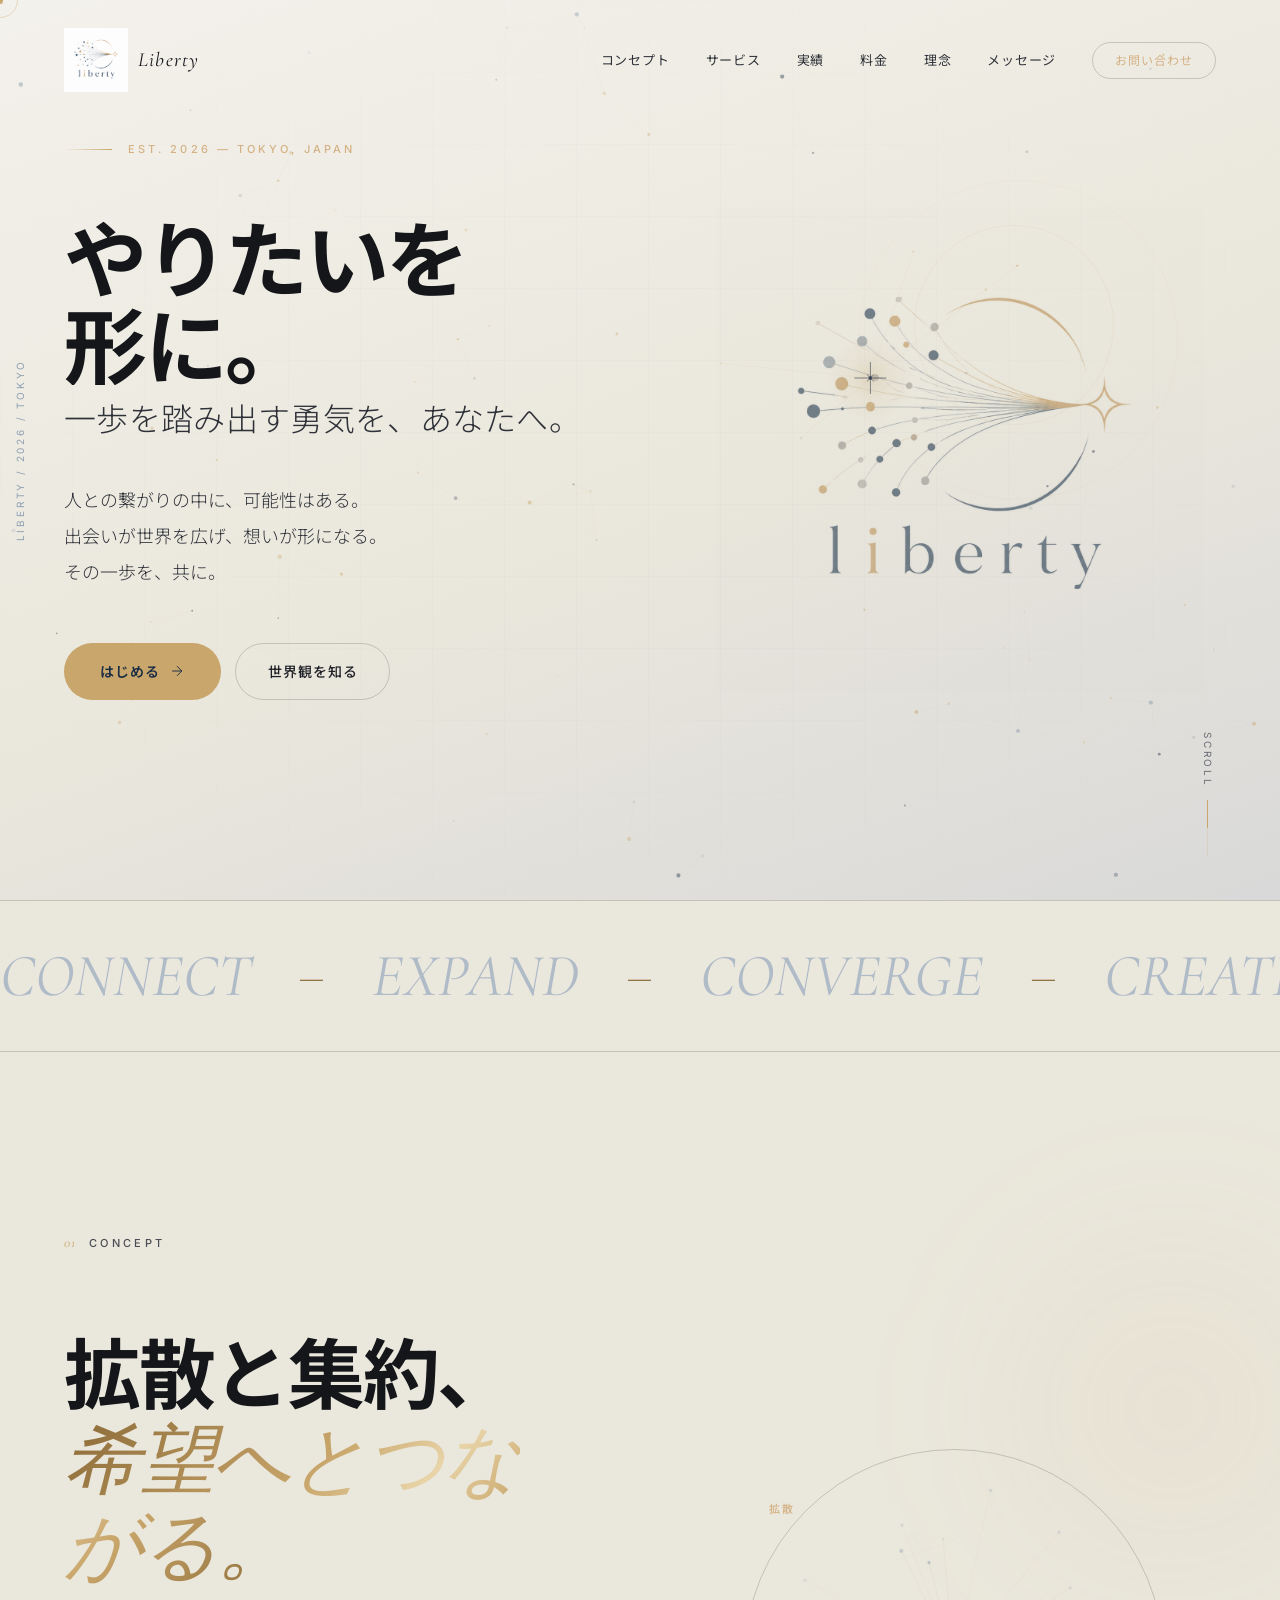
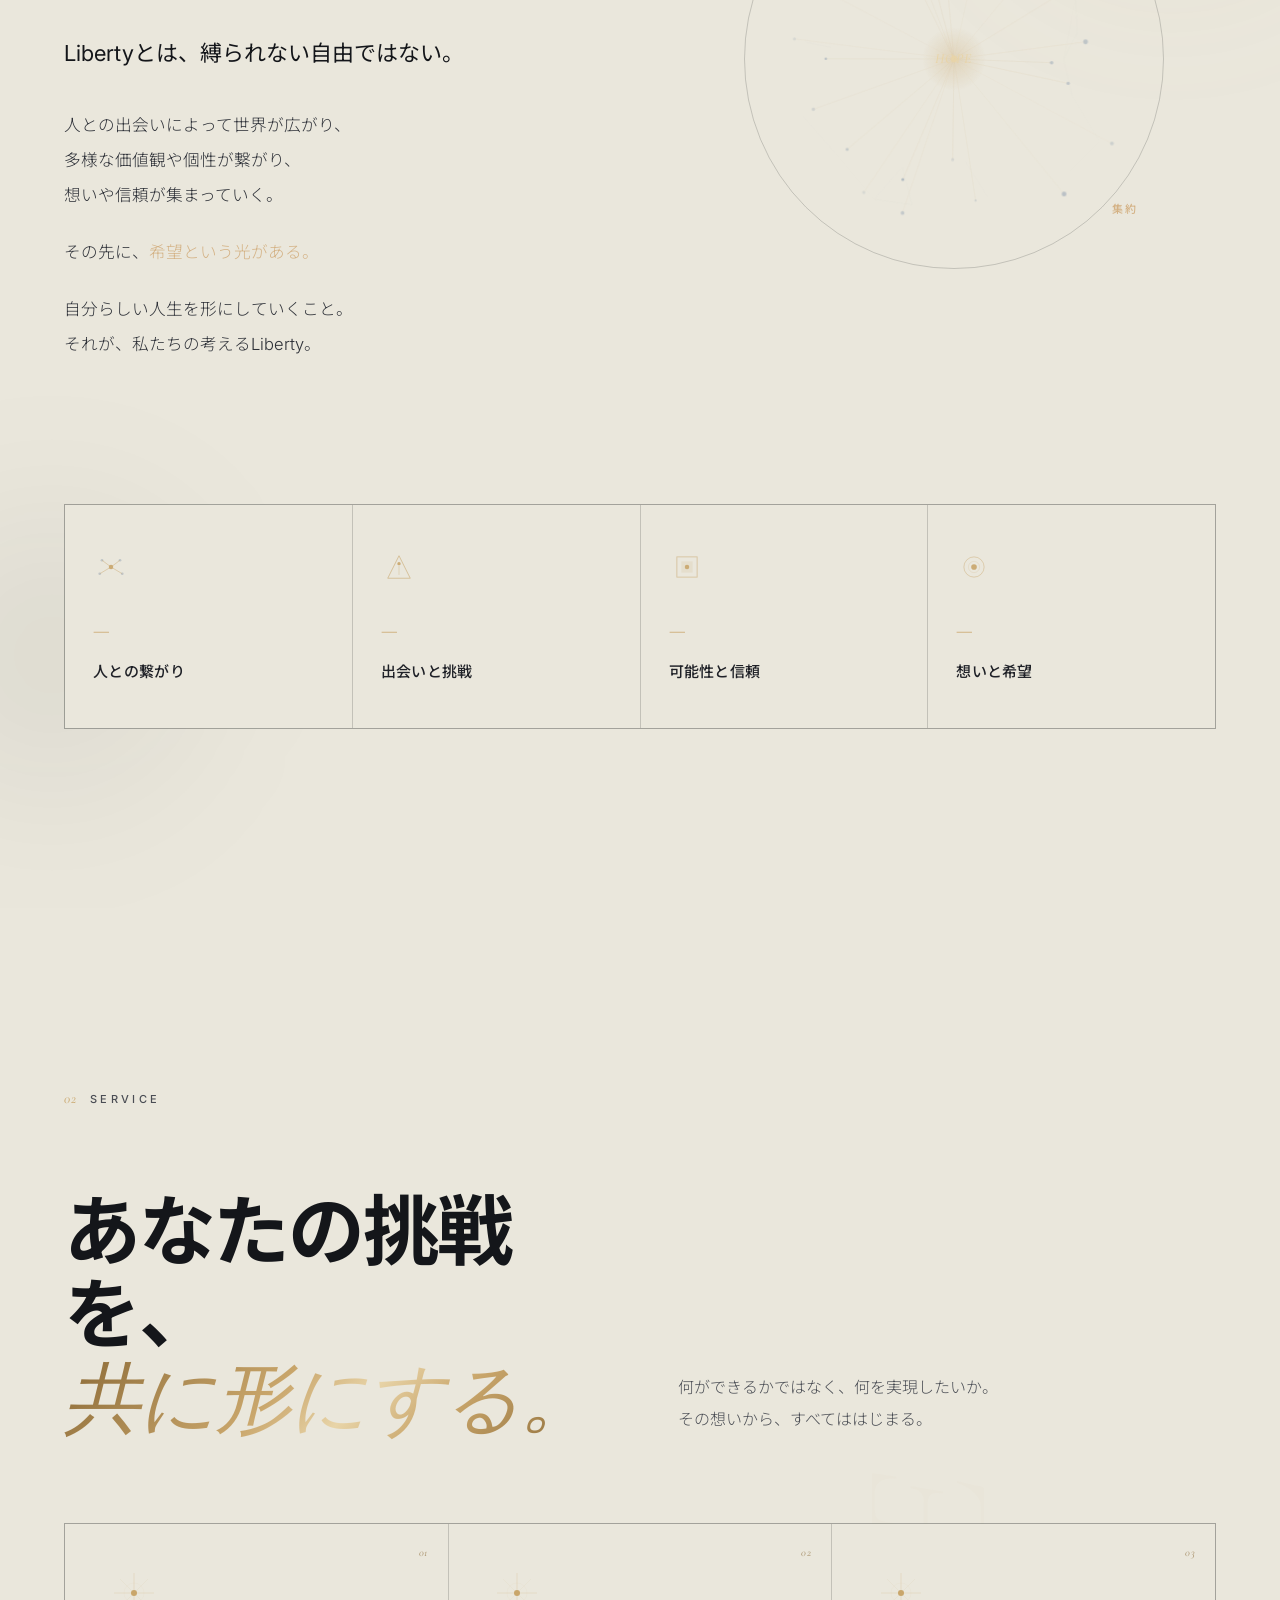
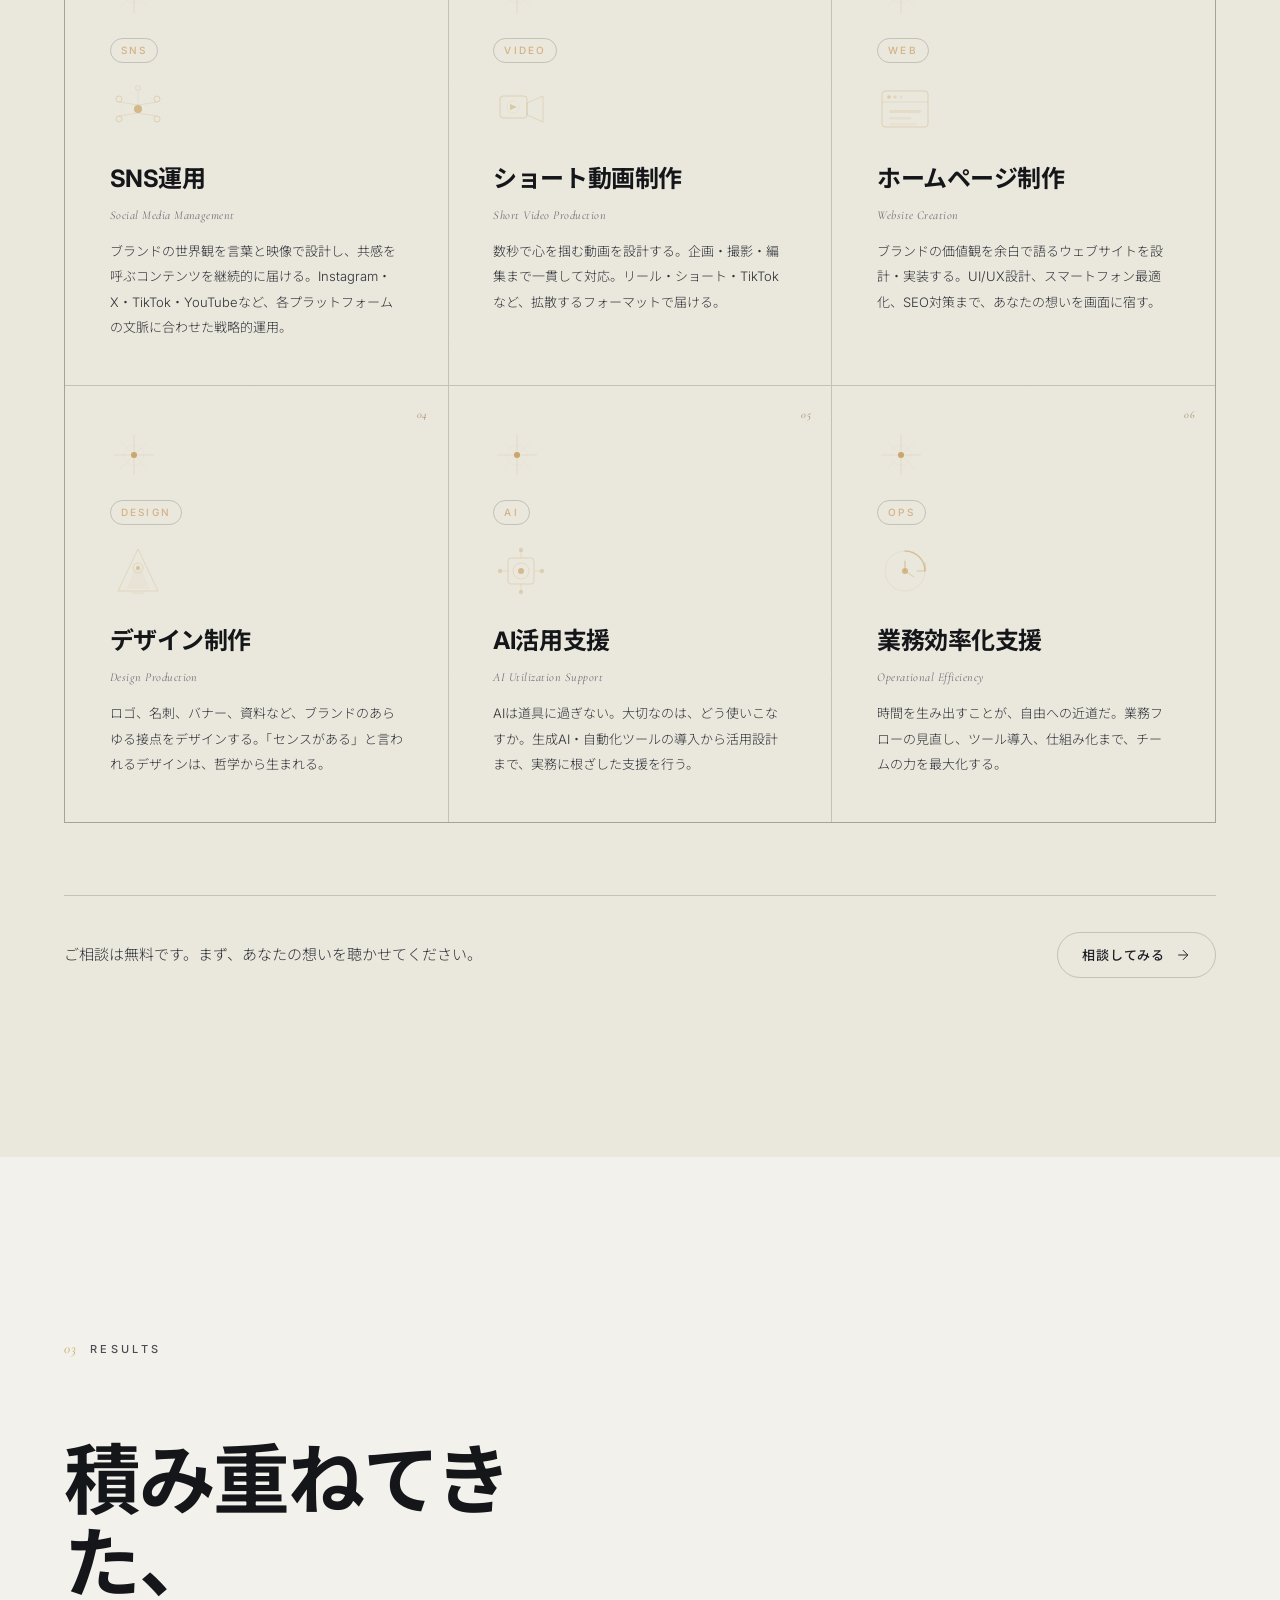
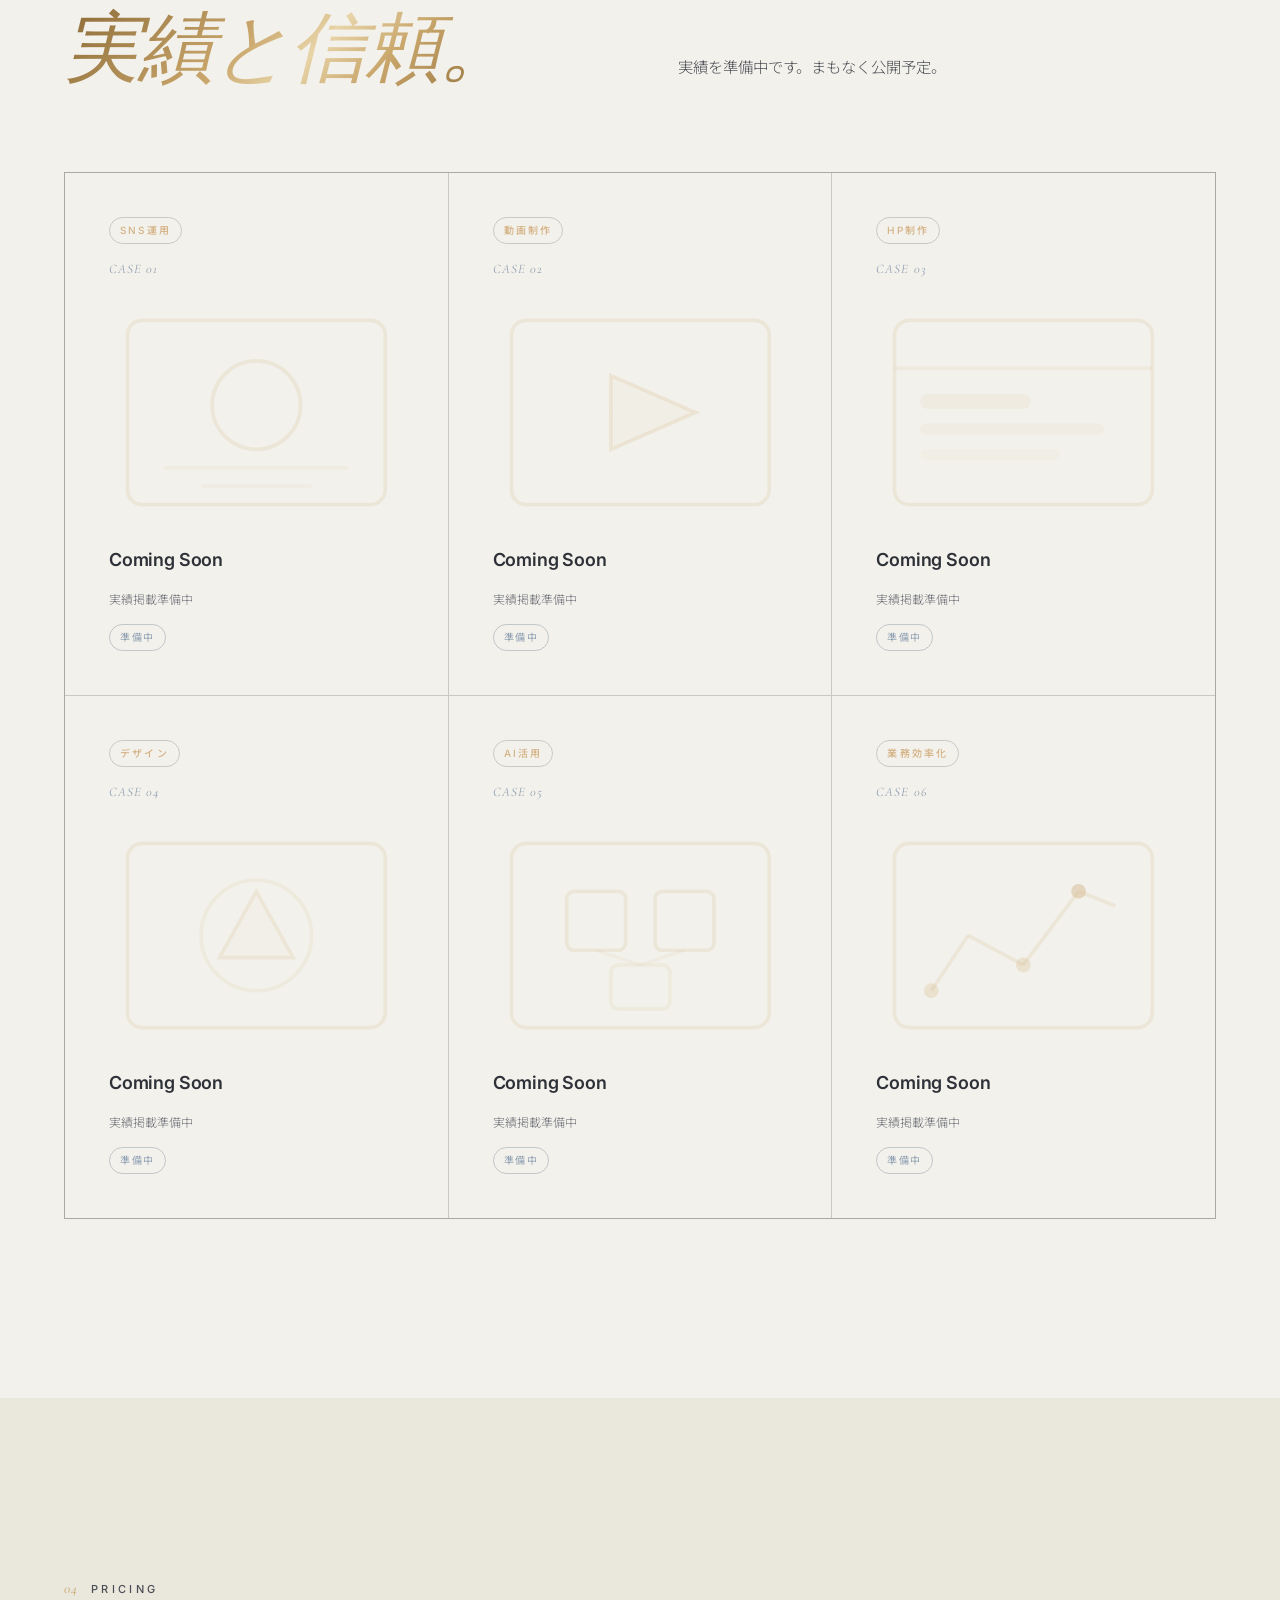
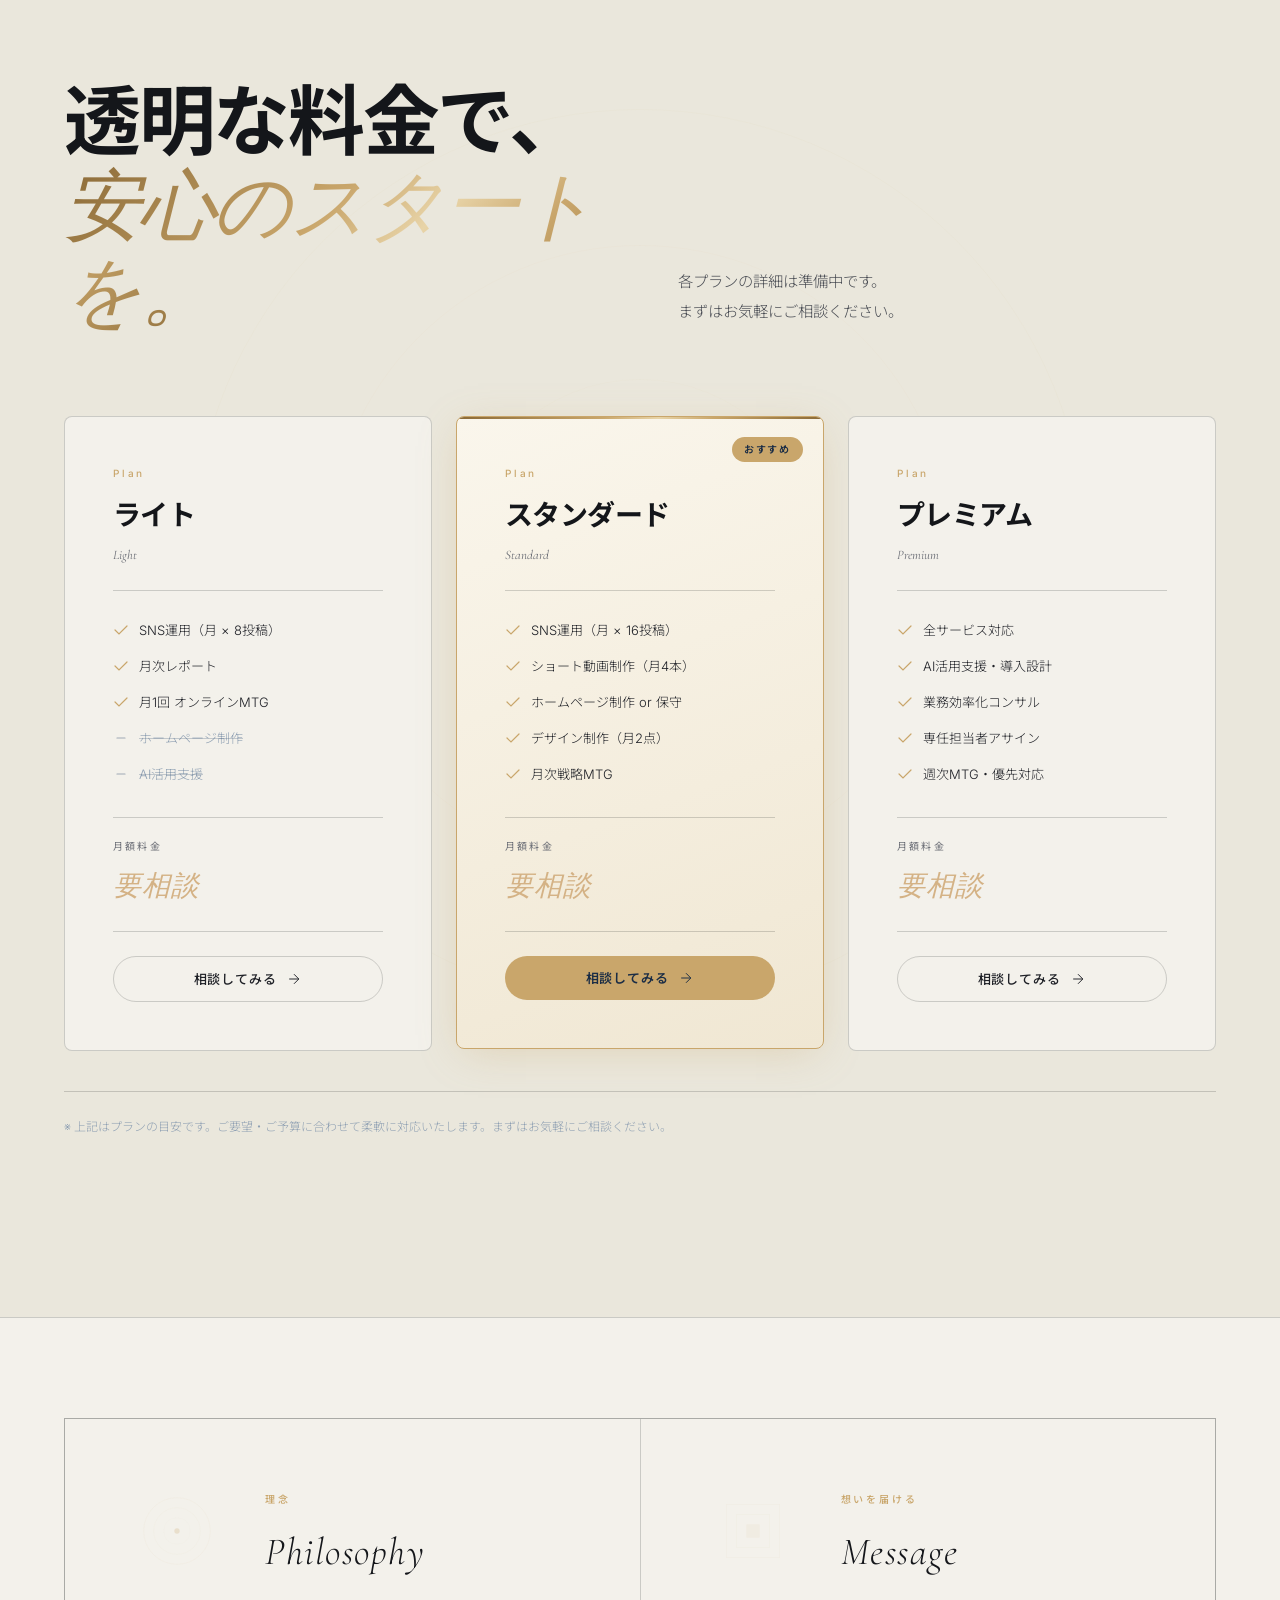
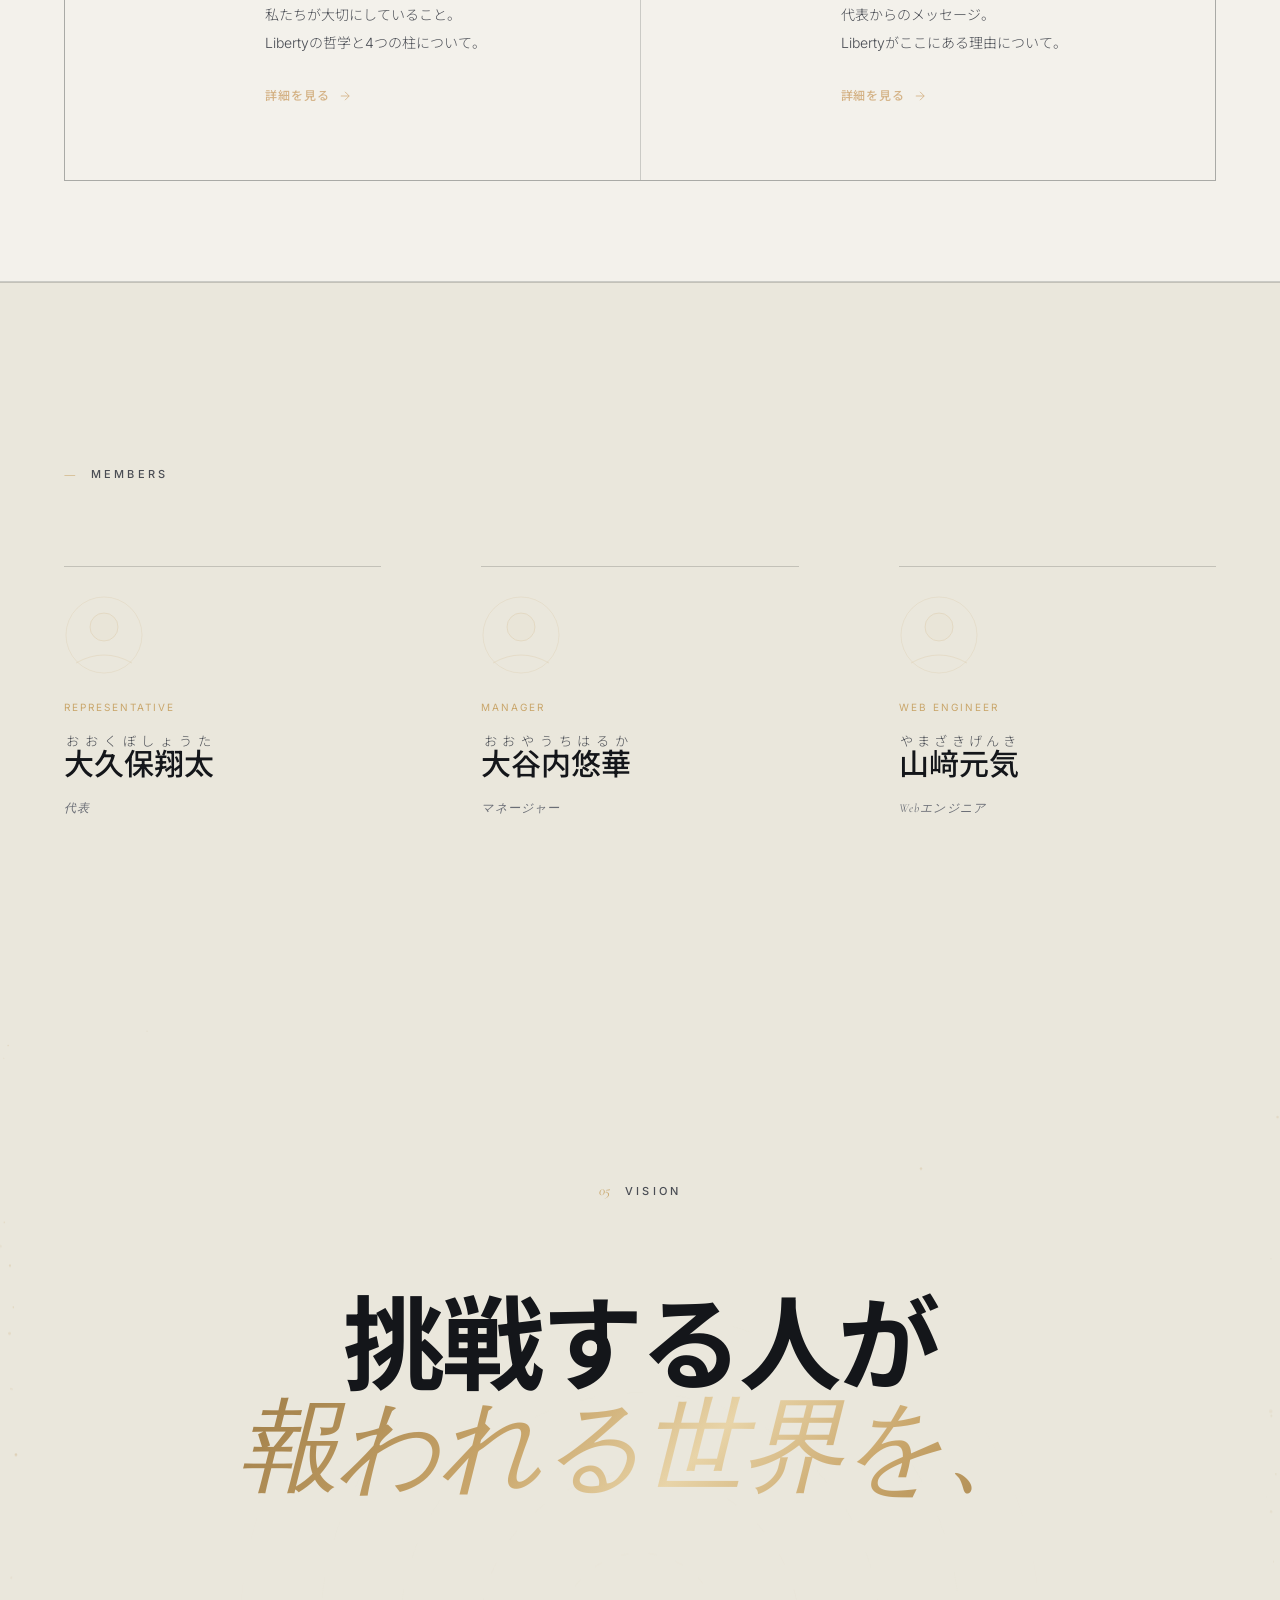
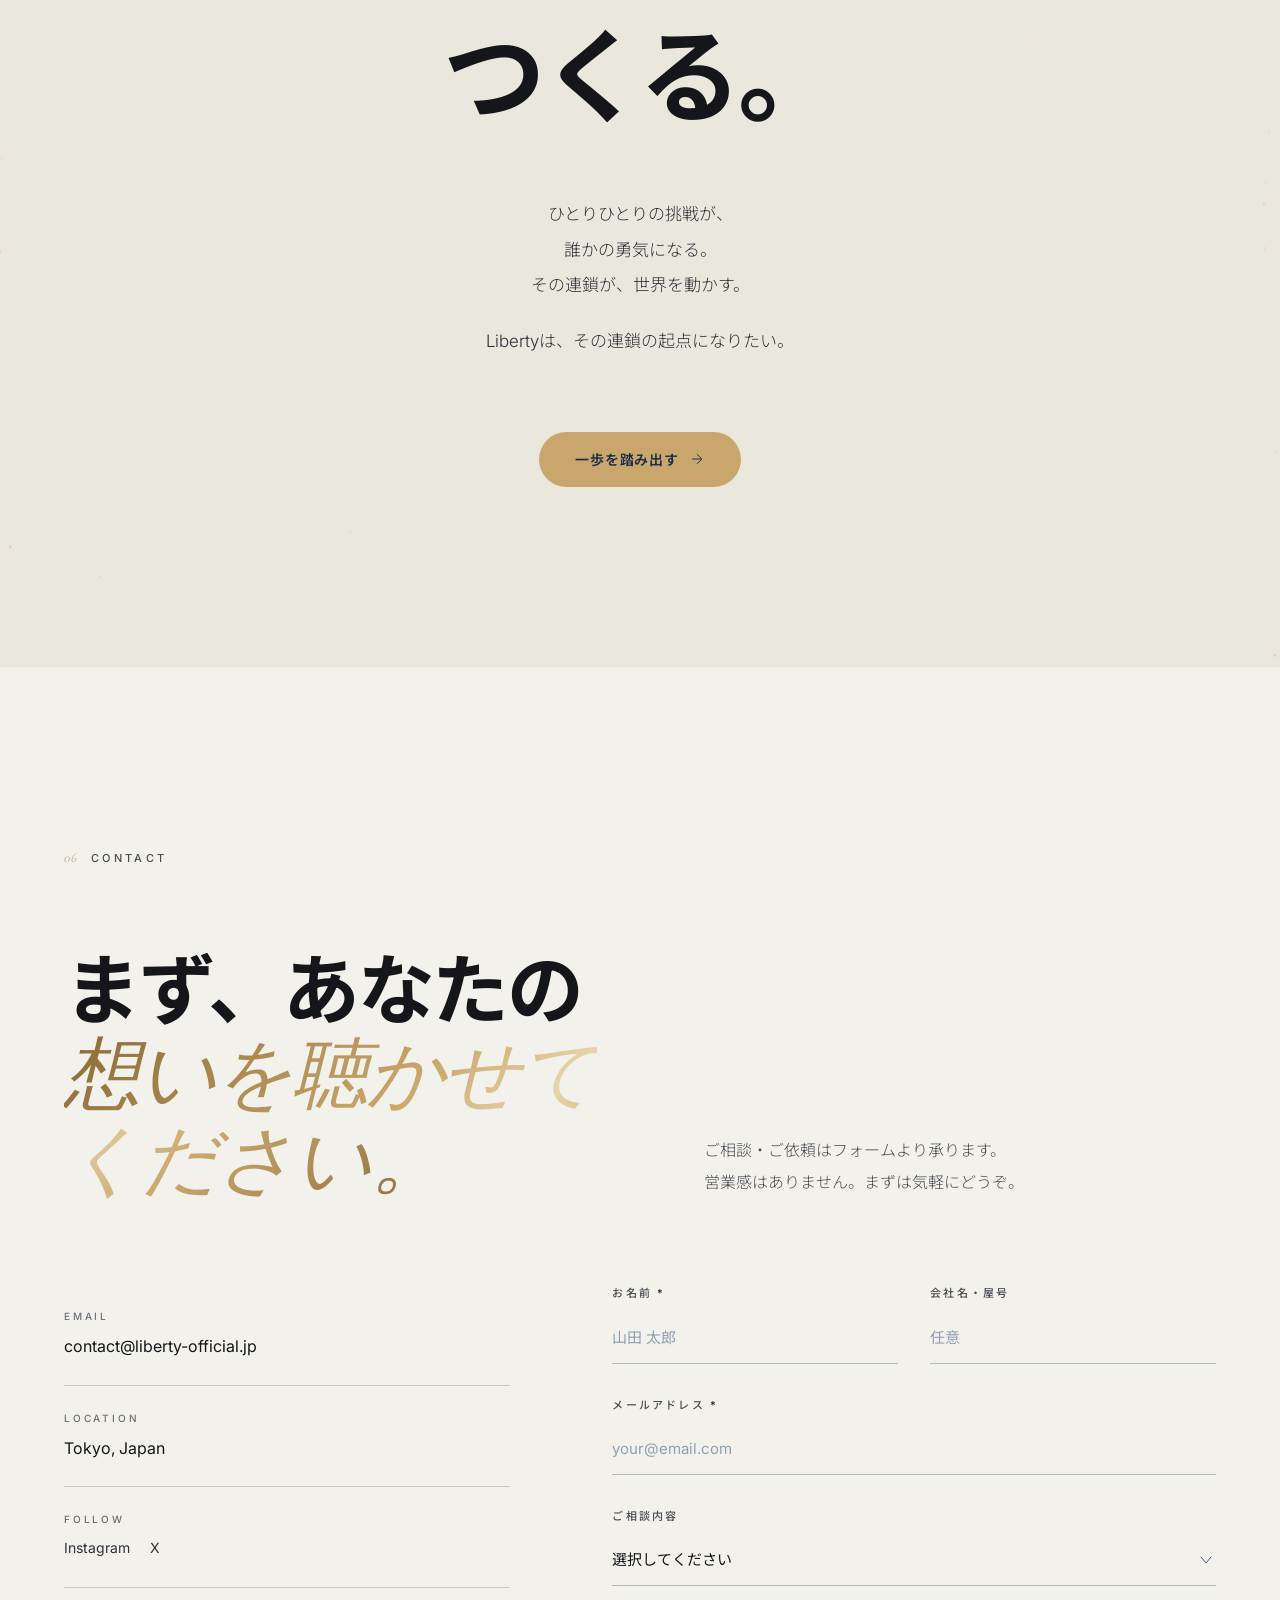
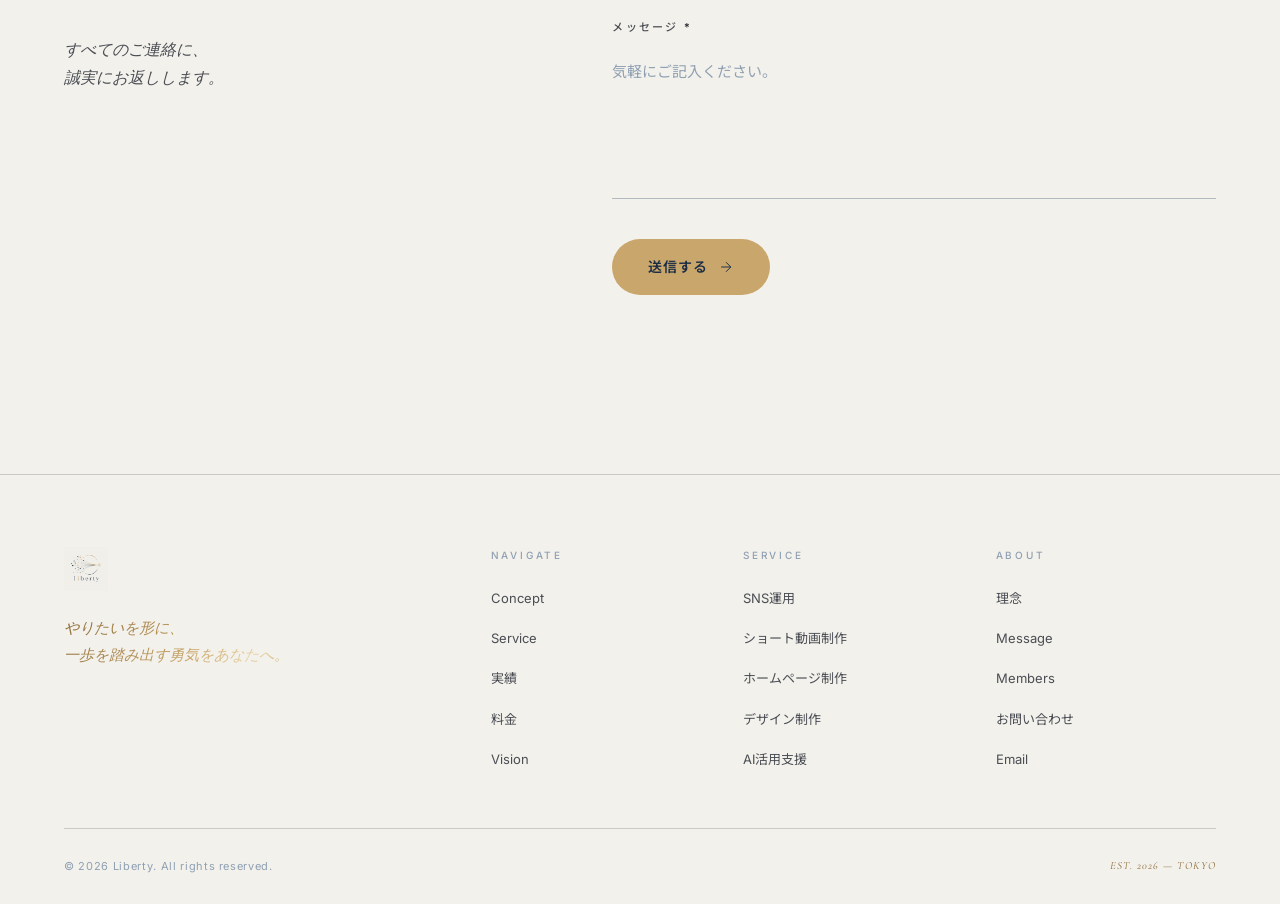
<file: index.html>
<!DOCTYPE html>
<html lang="ja">
<head>
    <meta charset="UTF-8">
    <meta name="viewport" content="width=device-width, initial-scale=1.0">
    <title>Liberty | やりたいを形に、一歩を踏み出す勇気をあなたへ</title>
    <meta name="description" content="Libertyは、人との繋がりから可能性を広げ、やりたいを形にするブランドです。SNS運用・ホームページ制作・AI活用支援など、あなたの挑戦を共に後押しします。">
    <meta name="keywords" content="Liberty, SNS運用, ホームページ制作, AI活用, デザイン制作, 業務効率化, 東京">
    <meta property="og:title" content="Liberty | やりたいを形に、一歩を踏み出す勇気をあなたへ">
    <meta property="og:description" content="人との繋がりから可能性を広げ、やりたいを形にするブランド。">
    <meta property="og:type" content="website">
    <meta name="twitter:card" content="summary_large_image">
    <link rel="preconnect" href="https://fonts.googleapis.com">
    <link rel="preconnect" href="https://fonts.gstatic.com" crossorigin>
    <link href="https://fonts.googleapis.com/css2?family=Inter:wght@300;400;500;600;700;800;900&family=Noto+Sans+JP:wght@300;400;500;700&family=Cormorant+Garamond:ital,wght@0,300;0,400;1,300;1,400&display=swap" rel="stylesheet">
    <link rel="stylesheet" href="styles.css">
</head>
<body>

    <div class="cursor" id="cursor"></div>
    <div class="cursor-follower" id="cursorFollower"></div>

    <!-- Loading screen -->
    <div class="loader" id="loader">
        <div class="loader-inner">
            <svg class="loader-logo" viewBox="0 0 60 60" fill="none">
                <circle cx="30" cy="30" r="1.5" fill="#c9a66b"/>
                <line x1="30" y1="4" x2="30" y2="56" stroke="#c9a66b" stroke-width="0.6" stroke-dasharray="52" stroke-dashoffset="52" class="loader-line-v"/>
                <line x1="4" y1="30" x2="56" y2="30" stroke="#c9a66b" stroke-width="0.6" stroke-dasharray="52" stroke-dashoffset="52" class="loader-line-h"/>
                <line x1="11.5" y1="11.5" x2="48.5" y2="48.5" stroke="#c9a66b" stroke-width="0.4" opacity="0.4" stroke-dasharray="52" stroke-dashoffset="52" class="loader-line-d1"/>
                <line x1="48.5" y1="11.5" x2="11.5" y2="48.5" stroke="#c9a66b" stroke-width="0.4" opacity="0.4" stroke-dasharray="52" stroke-dashoffset="52" class="loader-line-d2"/>
            </svg>
            <span class="loader-text">Liberty</span>
        </div>
    </div>

    <!-- Header -->
    <header class="header" id="header">
        <nav class="nav container">
            <a href="index.html#top" class="logo" aria-label="Liberty">
                <img src="%E7%94%BB%E5%83%8F.png" class="logo-icon" alt="">
                <span class="logo-text">Liberty</span>
            </a>
            <ul class="nav-menu" id="navMenu">
                <li><a href="#concept" class="nav-link">コンセプト</a></li>
                <li><a href="#service" class="nav-link">サービス</a></li>
                <li><a href="#results" class="nav-link">実績</a></li>
                <li><a href="#pricing" class="nav-link">料金</a></li>
                <li><a href="philosophy.html" class="nav-link">理念</a></li>
                <li><a href="message.html" class="nav-link">メッセージ</a></li>
                <li><a href="#contact" class="nav-link nav-link--cta">お問い合わせ</a></li>
            </ul>
            <button class="menu-toggle" id="menuToggle" aria-label="メニュー">
                <span class="toggle-bar"></span>
                <span class="toggle-bar"></span>
            </button>
        </nav>
    </header>

    <!-- ① TOP -->
    <section class="hero" id="top">
        <canvas class="hero-canvas" id="heroCanvas"></canvas>
        <div class="hero-grid-overlay"></div>
        <img src="%E7%94%BB%E5%83%8F.png" class="hero-watermark" alt="">

        <!-- Decorative rings -->
        <div class="hero-deco hero-deco--ring1" aria-hidden="true"></div>
        <div class="hero-deco hero-deco--ring2" aria-hidden="true"></div>
        <div class="hero-deco hero-deco--cross" aria-hidden="true">
            <svg viewBox="0 0 60 60" fill="none">
                <line x1="30" y1="0" x2="30" y2="60" stroke="rgba(201,166,107,0.25)" stroke-width="0.6"/>
                <line x1="0" y1="30" x2="60" y2="30" stroke="rgba(201,166,107,0.25)" stroke-width="0.6"/>
                <circle cx="30" cy="30" r="2" fill="rgba(201,166,107,0.5)"/>
            </svg>
        </div>

        <div class="container hero-content">
            <div class="hero-eyebrow reveal-up" style="--delay:0.2s">
                <span class="eyebrow-line"></span>
                <span class="eyebrow-text">EST. 2026 — TOKYO, JAPAN</span>
            </div>
            <h1 class="hero-title">
                <span class="hero-word"><span>やりたいを</span></span>
                <span class="hero-word"><span>形に。</span></span>
                <span class="hero-word hero-word--sub"><span>一歩を踏み出す勇気を、あなたへ。</span></span>
            </h1>
            <p class="hero-desc reveal-up" style="--delay:1.2s">
                人との繋がりの中に、可能性はある。<br>
                出会いが世界を広げ、想いが形になる。<br>
                その一歩を、共に。
            </p>
            <div class="hero-actions reveal-up" style="--delay:1.5s">
                <a href="#contact" class="btn btn--gold">
                    <span>はじめる</span>
                    <svg viewBox="0 0 20 20" fill="none"><line x1="4" y1="10" x2="16" y2="10" stroke="currentColor" stroke-width="1.2"/><polyline points="10 4 16 10 10 16" stroke="currentColor" stroke-width="1.2" fill="none"/></svg>
                </a>
                <a href="#concept" class="btn btn--ghost">
                    <span>世界観を知る</span>
                </a>
            </div>
        </div>
        <div class="hero-scroll-indicator">
            <span class="scroll-label">SCROLL</span>
            <div class="scroll-bar"><div class="scroll-bar-inner"></div></div>
        </div>
        <div class="hero-side-text">LIBERTY / 2026 / TOKYO</div>
    </section>

    <!-- Marquee -->
    <div class="marquee" aria-hidden="true">
        <div class="marquee-track">
            <span>CONNECT</span><span class="sep">—</span>
            <span>EXPAND</span><span class="sep">—</span>
            <span>CONVERGE</span><span class="sep">—</span>
            <span>CREATE</span><span class="sep">—</span>
            <span>TRUST</span><span class="sep">—</span>
            <span>FREEDOM</span><span class="sep">—</span>
            <span>CONNECT</span><span class="sep">—</span>
            <span>EXPAND</span><span class="sep">—</span>
            <span>CONVERGE</span><span class="sep">—</span>
            <span>CREATE</span><span class="sep">—</span>
            <span>TRUST</span><span class="sep">—</span>
            <span>FREEDOM</span><span class="sep">—</span>
        </div>
    </div>

    <!-- ② CONCEPT -->
    <section class="concept" id="concept">
        <!-- Decorative orbs -->
        <div class="orb orb--gold" style="top:10%;right:-8%;width:420px;height:420px;" aria-hidden="true"></div>
        <div class="orb orb--ink" style="bottom:5%;left:-10%;width:360px;height:360px;" aria-hidden="true"></div>

        <div class="container" style="position:relative;z-index:1;">
            <div class="section-label reveal-up">
                <span class="label-num">01</span>
                <span class="label-text">Concept</span>
            </div>
            <div class="concept-layout">
                <div class="concept-text">
                    <h2 class="section-heading reveal-up">
                        拡散と集約、<br>
                        <em>希望へとつながる。</em>
                    </h2>
                    <div class="concept-body reveal-up">
                        <p class="concept-lead">
                            Libertyとは、縛られない自由ではない。
                        </p>
                        <p>
                            人との出会いによって世界が広がり、<br>
                            多様な価値観や個性が繋がり、<br>
                            想いや信頼が集まっていく。
                        </p>
                        <p>
                            その先に、<em>希望という光がある。</em>
                        </p>
                        <p>
                            自分らしい人生を形にしていくこと。<br>
                            それが、私たちの考えるLiberty。
                        </p>
                    </div>
                </div>
                <div class="concept-visual reveal-up" style="--delay:0.3s">
                    <div class="concept-diagram">
                        <canvas id="conceptCanvas" class="concept-canvas"></canvas>
                        <div class="diagram-label diagram-label--expand">拡散</div>
                        <div class="diagram-label diagram-label--converge">集約</div>
                        <div class="diagram-label diagram-label--hope">Hope</div>
                    </div>
                </div>
            </div>
            <div class="concept-values">
                <div class="value-item reveal-up" style="--delay:0.1s">
                    <div class="value-icon">
                        <svg viewBox="0 0 32 32" fill="none">
                            <circle cx="16" cy="16" r="2" fill="#c9a66b"/>
                            <circle cx="8" cy="10" r="1.2" fill="#8fa0b3" opacity="0.5"/>
                            <circle cx="24" cy="10" r="1.2" fill="#8fa0b3" opacity="0.5"/>
                            <circle cx="6" cy="22" r="1.2" fill="#8fa0b3" opacity="0.5"/>
                            <circle cx="26" cy="22" r="1.2" fill="#8fa0b3" opacity="0.5"/>
                            <line x1="16" y1="16" x2="8" y2="10" stroke="#c9a66b" stroke-width="0.7" opacity="0.6"/>
                            <line x1="16" y1="16" x2="24" y2="10" stroke="#c9a66b" stroke-width="0.7" opacity="0.6"/>
                            <line x1="16" y1="16" x2="6" y2="22" stroke="#c9a66b" stroke-width="0.7" opacity="0.6"/>
                            <line x1="16" y1="16" x2="26" y2="22" stroke="#c9a66b" stroke-width="0.7" opacity="0.6"/>
                        </svg>
                    </div>
                    <span class="value-num">—</span>
                    <span class="value-word">人との繋がり</span>
                </div>
                <div class="value-item reveal-up" style="--delay:0.2s">
                    <div class="value-icon">
                        <svg viewBox="0 0 32 32" fill="none">
                            <path d="M16 6 L26 26 L6 26 Z" stroke="#c9a66b" stroke-width="0.8" fill="none" opacity="0.7"/>
                            <circle cx="16" cy="13" r="1.5" fill="#c9a66b"/>
                            <line x1="16" y1="15" x2="16" y2="23" stroke="#c9a66b" stroke-width="0.6" opacity="0.5"/>
                        </svg>
                    </div>
                    <span class="value-num">—</span>
                    <span class="value-word">出会いと挑戦</span>
                </div>
                <div class="value-item reveal-up" style="--delay:0.3s">
                    <div class="value-icon">
                        <svg viewBox="0 0 32 32" fill="none">
                            <rect x="7" y="7" width="18" height="18" stroke="#c9a66b" stroke-width="0.8" fill="none" opacity="0.6"/>
                            <rect x="11" y="11" width="10" height="10" fill="#c9a66b" opacity="0.15"/>
                            <circle cx="16" cy="16" r="2" fill="#c9a66b"/>
                        </svg>
                    </div>
                    <span class="value-num">—</span>
                    <span class="value-word">可能性と信頼</span>
                </div>
                <div class="value-item reveal-up" style="--delay:0.4s">
                    <div class="value-icon">
                        <svg viewBox="0 0 32 32" fill="none">
                            <circle cx="16" cy="16" r="9" stroke="#c9a66b" stroke-width="0.8" fill="none" opacity="0.5"/>
                            <circle cx="16" cy="16" r="5" stroke="#c9a66b" stroke-width="0.5" fill="none" opacity="0.3"/>
                            <circle cx="16" cy="16" r="2.5" fill="#c9a66b"/>
                        </svg>
                    </div>
                    <span class="value-num">—</span>
                    <span class="value-word">想いと希望</span>
                </div>
            </div>
        </div>
    </section>

    <!-- ③ SERVICE -->
    <section class="service" id="service">
        <div class="service-bg-num" aria-hidden="true">SERVICE</div>
        <div class="container" style="position:relative;z-index:1;">
            <div class="section-label reveal-up">
                <span class="label-num">02</span>
                <span class="label-text">Service</span>
            </div>
            <div class="service-heading-block">
                <h2 class="section-heading reveal-up">
                    あなたの挑戦を、<br>
                    <em>共に形にする。</em>
                </h2>
                <p class="service-heading-sub reveal-up">
                    何ができるかではなく、何を実現したいか。<br>
                    その想いから、すべてははじまる。
                </p>
            </div>
            <div class="svc-cards-wrap">
                <canvas class="svc-canvas-bg" id="serviceCanvas"></canvas>
                <div class="svc-grid">

                    <article class="svc-card reveal-up" data-svc-idx="0" style="--delay:0.05s">
                        <span class="svc-num-badge">01</span>
                        <div class="svc-star" aria-hidden="true">
                            <svg viewBox="0 0 48 48" fill="none">
                                <line x1="24" y1="4" x2="24" y2="44" stroke="#c9a66b" stroke-width="0.6" opacity="0.35"/>
                                <line x1="4" y1="24" x2="44" y2="24" stroke="#c9a66b" stroke-width="0.6" opacity="0.35"/>
                                <line x1="10" y1="10" x2="38" y2="38" stroke="#c9a66b" stroke-width="0.4" opacity="0.18"/>
                                <line x1="38" y1="10" x2="10" y2="38" stroke="#c9a66b" stroke-width="0.4" opacity="0.18"/>
                                <circle cx="24" cy="24" r="10" stroke="#c9a66b" stroke-width="0.4" fill="none" opacity="0.12"/>
                                <circle cx="24" cy="24" r="3" fill="#c9a66b"/>
                            </svg>
                        </div>
                        <span class="svc-category">SNS</span>
                        <div class="svc-icon" aria-hidden="true">
                            <svg viewBox="0 0 56 56" fill="none">
                                <circle cx="28" cy="28" r="4" fill="#c9a66b" opacity="0.85"/>
                                <circle cx="9"  cy="18" r="3"   stroke="#c9a66b" stroke-width="0.8" fill="none" opacity="0.5"/>
                                <circle cx="47" cy="18" r="3"   stroke="#c9a66b" stroke-width="0.8" fill="none" opacity="0.5"/>
                                <circle cx="9"  cy="38" r="3"   stroke="#c9a66b" stroke-width="0.8" fill="none" opacity="0.5"/>
                                <circle cx="47" cy="38" r="3"   stroke="#c9a66b" stroke-width="0.8" fill="none" opacity="0.5"/>
                                <circle cx="28" cy="7"  r="2.5" stroke="#c9a66b" stroke-width="0.7" fill="none" opacity="0.35"/>
                                <line x1="28" y1="32" x2="9"  y2="35" stroke="#c9a66b" stroke-width="0.6" opacity="0.4"/>
                                <line x1="28" y1="32" x2="47" y2="35" stroke="#c9a66b" stroke-width="0.6" opacity="0.4"/>
                                <line x1="28" y1="24" x2="9"  y2="21" stroke="#c9a66b" stroke-width="0.6" opacity="0.4"/>
                                <line x1="28" y1="24" x2="47" y2="21" stroke="#c9a66b" stroke-width="0.6" opacity="0.4"/>
                                <line x1="28" y1="24" x2="28" y2="10" stroke="#c9a66b" stroke-width="0.5" opacity="0.3"/>
                                <circle cx="28" cy="28" r="17" stroke="#c9a66b" stroke-width="0.35" fill="none" opacity="0.08"/>
                            </svg>
                        </div>
                        <h3 class="svc-name">SNS運用</h3>
                        <p class="svc-name-en">Social Media Management</p>
                        <p class="svc-desc">ブランドの世界観を言葉と映像で設計し、共感を呼ぶコンテンツを継続的に届ける。Instagram・X・TikTok・YouTubeなど、各プラットフォームの文脈に合わせた戦略的運用。</p>
                    </article>

                    <article class="svc-card reveal-up" data-svc-idx="1" style="--delay:0.1s">
                        <span class="svc-num-badge">02</span>
                        <div class="svc-star" aria-hidden="true">
                            <svg viewBox="0 0 48 48" fill="none">
                                <line x1="24" y1="4" x2="24" y2="44" stroke="#c9a66b" stroke-width="0.6" opacity="0.35"/>
                                <line x1="4" y1="24" x2="44" y2="24" stroke="#c9a66b" stroke-width="0.6" opacity="0.35"/>
                                <line x1="10" y1="10" x2="38" y2="38" stroke="#c9a66b" stroke-width="0.4" opacity="0.18"/>
                                <line x1="38" y1="10" x2="10" y2="38" stroke="#c9a66b" stroke-width="0.4" opacity="0.18"/>
                                <circle cx="24" cy="24" r="10" stroke="#c9a66b" stroke-width="0.4" fill="none" opacity="0.12"/>
                                <circle cx="24" cy="24" r="3" fill="#c9a66b"/>
                            </svg>
                        </div>
                        <span class="svc-category">VIDEO</span>
                        <div class="svc-icon" aria-hidden="true">
                            <svg viewBox="0 0 56 56" fill="none">
                                <rect x="7" y="15" width="27" height="22" rx="3" stroke="#c9a66b" stroke-width="0.8" opacity="0.5"/>
                                <path d="M34 22 L50 15 L50 41 L34 34 Z" stroke="#c9a66b" stroke-width="0.8" fill="none" opacity="0.4"/>
                                <circle cx="20" cy="26" r="6" stroke="#c9a66b" stroke-width="0.5" fill="none" opacity="0.2"/>
                                <polygon points="17,23 17,29 24,26" fill="#c9a66b" opacity="0.55"/>
                            </svg>
                        </div>
                        <h3 class="svc-name">ショート動画制作</h3>
                        <p class="svc-name-en">Short Video Production</p>
                        <p class="svc-desc">数秒で心を掴む動画を設計する。企画・撮影・編集まで一貫して対応。リール・ショート・TikTokなど、拡散するフォーマットで届ける。</p>
                    </article>

                    <article class="svc-card reveal-up" data-svc-idx="2" style="--delay:0.15s">
                        <span class="svc-num-badge">03</span>
                        <div class="svc-star" aria-hidden="true">
                            <svg viewBox="0 0 48 48" fill="none">
                                <line x1="24" y1="4" x2="24" y2="44" stroke="#c9a66b" stroke-width="0.6" opacity="0.35"/>
                                <line x1="4" y1="24" x2="44" y2="24" stroke="#c9a66b" stroke-width="0.6" opacity="0.35"/>
                                <line x1="10" y1="10" x2="38" y2="38" stroke="#c9a66b" stroke-width="0.4" opacity="0.18"/>
                                <line x1="38" y1="10" x2="10" y2="38" stroke="#c9a66b" stroke-width="0.4" opacity="0.18"/>
                                <circle cx="24" cy="24" r="10" stroke="#c9a66b" stroke-width="0.4" fill="none" opacity="0.12"/>
                                <circle cx="24" cy="24" r="3" fill="#c9a66b"/>
                            </svg>
                        </div>
                        <span class="svc-category">WEB</span>
                        <div class="svc-icon" aria-hidden="true">
                            <svg viewBox="0 0 56 56" fill="none">
                                <rect x="5" y="10" width="46" height="36" rx="3" stroke="#c9a66b" stroke-width="0.8" opacity="0.5"/>
                                <line x1="5" y1="21" x2="51" y2="21" stroke="#c9a66b" stroke-width="0.6" opacity="0.4"/>
                                <circle cx="12" cy="16" r="1.8" fill="#c9a66b" opacity="0.5"/>
                                <circle cx="18" cy="16" r="1.8" fill="#c9a66b" opacity="0.3"/>
                                <circle cx="24" cy="16" r="1.8" fill="#c9a66b" opacity="0.15"/>
                                <rect x="12" y="29" width="32" height="3" rx="1.5" fill="#c9a66b" opacity="0.2"/>
                                <rect x="12" y="36" width="22" height="2.5" rx="1.25" fill="#c9a66b" opacity="0.13"/>
                                <rect x="12" y="42" width="28" height="2.5" rx="1.25" fill="#c9a66b" opacity="0.09"/>
                            </svg>
                        </div>
                        <h3 class="svc-name">ホームページ制作</h3>
                        <p class="svc-name-en">Website Creation</p>
                        <p class="svc-desc">ブランドの価値観を余白で語るウェブサイトを設計・実装する。UI/UX設計、スマートフォン最適化、SEO対策まで、あなたの想いを画面に宿す。</p>
                    </article>

                    <article class="svc-card reveal-up" data-svc-idx="3" style="--delay:0.2s">
                        <span class="svc-num-badge">04</span>
                        <div class="svc-star" aria-hidden="true">
                            <svg viewBox="0 0 48 48" fill="none">
                                <line x1="24" y1="4" x2="24" y2="44" stroke="#c9a66b" stroke-width="0.6" opacity="0.35"/>
                                <line x1="4" y1="24" x2="44" y2="24" stroke="#c9a66b" stroke-width="0.6" opacity="0.35"/>
                                <line x1="10" y1="10" x2="38" y2="38" stroke="#c9a66b" stroke-width="0.4" opacity="0.18"/>
                                <line x1="38" y1="10" x2="10" y2="38" stroke="#c9a66b" stroke-width="0.4" opacity="0.18"/>
                                <circle cx="24" cy="24" r="10" stroke="#c9a66b" stroke-width="0.4" fill="none" opacity="0.12"/>
                                <circle cx="24" cy="24" r="3" fill="#c9a66b"/>
                            </svg>
                        </div>
                        <span class="svc-category">DESIGN</span>
                        <div class="svc-icon" aria-hidden="true">
                            <svg viewBox="0 0 56 56" fill="none">
                                <path d="M28 6 L48 48 L8 48 Z" stroke="#c9a66b" stroke-width="0.8" fill="none" opacity="0.4"/>
                                <path d="M28 20 L40 46 L16 46 Z" fill="#c9a66b" opacity="0.05"/>
                                <circle cx="28" cy="25" r="5" stroke="#c9a66b" stroke-width="0.7" fill="none" opacity="0.45"/>
                                <circle cx="28" cy="25" r="2" fill="#c9a66b" opacity="0.7"/>
                                <line x1="22" y1="50" x2="34" y2="50" stroke="#c9a66b" stroke-width="0.8" opacity="0.3" stroke-linecap="round"/>
                            </svg>
                        </div>
                        <h3 class="svc-name">デザイン制作</h3>
                        <p class="svc-name-en">Design Production</p>
                        <p class="svc-desc">ロゴ、名刺、バナー、資料など、ブランドのあらゆる接点をデザインする。「センスがある」と言われるデザインは、哲学から生まれる。</p>
                    </article>

                    <article class="svc-card reveal-up" data-svc-idx="4" style="--delay:0.25s">
                        <span class="svc-num-badge">05</span>
                        <div class="svc-star" aria-hidden="true">
                            <svg viewBox="0 0 48 48" fill="none">
                                <line x1="24" y1="4" x2="24" y2="44" stroke="#c9a66b" stroke-width="0.6" opacity="0.35"/>
                                <line x1="4" y1="24" x2="44" y2="24" stroke="#c9a66b" stroke-width="0.6" opacity="0.35"/>
                                <line x1="10" y1="10" x2="38" y2="38" stroke="#c9a66b" stroke-width="0.4" opacity="0.18"/>
                                <line x1="38" y1="10" x2="10" y2="38" stroke="#c9a66b" stroke-width="0.4" opacity="0.18"/>
                                <circle cx="24" cy="24" r="10" stroke="#c9a66b" stroke-width="0.4" fill="none" opacity="0.12"/>
                                <circle cx="24" cy="24" r="3" fill="#c9a66b"/>
                            </svg>
                        </div>
                        <span class="svc-category">AI</span>
                        <div class="svc-icon" aria-hidden="true">
                            <svg viewBox="0 0 56 56" fill="none">
                                <rect x="15" y="15" width="26" height="26" rx="3" stroke="#c9a66b" stroke-width="0.8" opacity="0.45"/>
                                <circle cx="28" cy="28" r="8" stroke="#c9a66b" stroke-width="0.7" fill="none" opacity="0.35"/>
                                <circle cx="28" cy="28" r="3" fill="#c9a66b" opacity="0.8"/>
                                <line x1="15" y1="28" x2="7"  y2="28" stroke="#c9a66b" stroke-width="0.7" opacity="0.4"/>
                                <line x1="41" y1="28" x2="49" y2="28" stroke="#c9a66b" stroke-width="0.7" opacity="0.4"/>
                                <line x1="28" y1="15" x2="28" y2="7"  stroke="#c9a66b" stroke-width="0.7" opacity="0.4"/>
                                <line x1="28" y1="41" x2="28" y2="49" stroke="#c9a66b" stroke-width="0.7" opacity="0.4"/>
                                <circle cx="7"  cy="28" r="2.2" fill="#c9a66b" opacity="0.4"/>
                                <circle cx="49" cy="28" r="2.2" fill="#c9a66b" opacity="0.4"/>
                                <circle cx="28" cy="7"  r="2.2" fill="#c9a66b" opacity="0.4"/>
                                <circle cx="28" cy="49" r="2.2" fill="#c9a66b" opacity="0.4"/>
                            </svg>
                        </div>
                        <h3 class="svc-name">AI活用支援</h3>
                        <p class="svc-name-en">AI Utilization Support</p>
                        <p class="svc-desc">AIは道具に過ぎない。大切なのは、どう使いこなすか。生成AI・自動化ツールの導入から活用設計まで、実務に根ざした支援を行う。</p>
                    </article>

                    <article class="svc-card reveal-up" data-svc-idx="5" style="--delay:0.3s">
                        <span class="svc-num-badge">06</span>
                        <div class="svc-star" aria-hidden="true">
                            <svg viewBox="0 0 48 48" fill="none">
                                <line x1="24" y1="4" x2="24" y2="44" stroke="#c9a66b" stroke-width="0.6" opacity="0.35"/>
                                <line x1="4" y1="24" x2="44" y2="24" stroke="#c9a66b" stroke-width="0.6" opacity="0.35"/>
                                <line x1="10" y1="10" x2="38" y2="38" stroke="#c9a66b" stroke-width="0.4" opacity="0.18"/>
                                <line x1="38" y1="10" x2="10" y2="38" stroke="#c9a66b" stroke-width="0.4" opacity="0.18"/>
                                <circle cx="24" cy="24" r="10" stroke="#c9a66b" stroke-width="0.4" fill="none" opacity="0.12"/>
                                <circle cx="24" cy="24" r="3" fill="#c9a66b"/>
                            </svg>
                        </div>
                        <span class="svc-category">OPS</span>
                        <div class="svc-icon" aria-hidden="true">
                            <svg viewBox="0 0 56 56" fill="none">
                                <circle cx="28" cy="28" r="20" stroke="#c9a66b" stroke-width="0.7" fill="none" opacity="0.25"/>
                                <path d="M28 8 A20 20 0 0 1 48 28" stroke="#c9a66b" stroke-width="1.4" opacity="0.65" fill="none" stroke-linecap="round"/>
                                <polyline points="48 20 48 28 40 28" stroke="#c9a66b" stroke-width="1" opacity="0.55" stroke-linecap="round" stroke-linejoin="round" fill="none"/>
                                <line x1="28" y1="18" x2="28" y2="28" stroke="#c9a66b" stroke-width="1.2" opacity="0.7" stroke-linecap="round"/>
                                <line x1="28" y1="28" x2="37" y2="34" stroke="#c9a66b" stroke-width="1"   opacity="0.5" stroke-linecap="round"/>
                                <circle cx="28" cy="28" r="3" fill="#c9a66b" opacity="0.85"/>
                            </svg>
                        </div>
                        <h3 class="svc-name">業務効率化支援</h3>
                        <p class="svc-name-en">Operational Efficiency</p>
                        <p class="svc-desc">時間を生み出すことが、自由への近道だ。業務フローの見直し、ツール導入、仕組み化まで、チームの力を最大化する。</p>
                    </article>

                </div>
            </div>
            <div class="service-note reveal-up">
                <p>ご相談は無料です。まず、あなたの想いを聴かせてください。</p>
                <a href="#contact" class="btn btn--ghost btn--sm">
                    <span>相談してみる</span>
                    <svg viewBox="0 0 20 20" fill="none"><line x1="4" y1="10" x2="16" y2="10" stroke="currentColor" stroke-width="1.2"/><polyline points="10 4 16 10 10 16" stroke="currentColor" stroke-width="1.2" fill="none"/></svg>
                </a>
            </div>
        </div>
    </section>

    <!-- ④ RESULTS (実績) -->
    <section class="results" id="results">
        <div class="orb orb--gold" style="top:-5%;left:-5%;width:500px;height:500px;opacity:0.04;" aria-hidden="true"></div>
        <div class="container" style="position:relative;z-index:1;">
            <div class="section-label reveal-up">
                <span class="label-num">03</span>
                <span class="label-text">Results</span>
            </div>
            <div class="results-header">
                <h2 class="section-heading reveal-up">
                    積み重ねてきた、<br>
                    <em>実績と信頼。</em>
                </h2>
                <p class="results-coming-note reveal-up">
                    実績を準備中です。まもなく公開予定。
                </p>
            </div>
            <div class="results-grid">
                <div class="result-card reveal-up" style="--delay:0.05s">
                    <div class="result-card-inner">
                        <span class="result-tag">SNS運用</span>
                        <span class="result-num">CASE 01</span>
                        <div class="result-placeholder">
                            <svg viewBox="0 0 80 60" fill="none">
                                <rect x="5" y="5" width="70" height="50" rx="4" stroke="rgba(201,166,107,0.2)" stroke-width="1"/>
                                <circle cx="40" cy="28" r="12" stroke="rgba(201,166,107,0.2)" stroke-width="1"/>
                                <line x1="15" y1="45" x2="65" y2="45" stroke="rgba(201,166,107,0.12)" stroke-width="1"/>
                                <line x1="25" y1="50" x2="55" y2="50" stroke="rgba(201,166,107,0.08)" stroke-width="1"/>
                            </svg>
                        </div>
                        <h3 class="result-title">Coming Soon</h3>
                        <p class="result-desc">実績掲載準備中</p>
                        <span class="result-badge">準備中</span>
                    </div>
                </div>
                <div class="result-card reveal-up" style="--delay:0.1s">
                    <div class="result-card-inner">
                        <span class="result-tag">動画制作</span>
                        <span class="result-num">CASE 02</span>
                        <div class="result-placeholder">
                            <svg viewBox="0 0 80 60" fill="none">
                                <rect x="5" y="5" width="70" height="50" rx="4" stroke="rgba(201,166,107,0.2)" stroke-width="1"/>
                                <polygon points="32,20 55,30 32,40" stroke="rgba(201,166,107,0.25)" stroke-width="1" fill="rgba(201,166,107,0.05)"/>
                            </svg>
                        </div>
                        <h3 class="result-title">Coming Soon</h3>
                        <p class="result-desc">実績掲載準備中</p>
                        <span class="result-badge">準備中</span>
                    </div>
                </div>
                <div class="result-card reveal-up" style="--delay:0.15s">
                    <div class="result-card-inner">
                        <span class="result-tag">HP制作</span>
                        <span class="result-num">CASE 03</span>
                        <div class="result-placeholder">
                            <svg viewBox="0 0 80 60" fill="none">
                                <rect x="5" y="5" width="70" height="50" rx="4" stroke="rgba(201,166,107,0.2)" stroke-width="1"/>
                                <line x1="5" y1="18" x2="75" y2="18" stroke="rgba(201,166,107,0.15)" stroke-width="1"/>
                                <rect x="12" y="25" width="30" height="4" rx="2" fill="rgba(201,166,107,0.12)"/>
                                <rect x="12" y="33" width="50" height="3" rx="1.5" fill="rgba(201,166,107,0.08)"/>
                                <rect x="12" y="40" width="38" height="3" rx="1.5" fill="rgba(201,166,107,0.06)"/>
                            </svg>
                        </div>
                        <h3 class="result-title">Coming Soon</h3>
                        <p class="result-desc">実績掲載準備中</p>
                        <span class="result-badge">準備中</span>
                    </div>
                </div>
                <div class="result-card reveal-up" style="--delay:0.2s">
                    <div class="result-card-inner">
                        <span class="result-tag">デザイン</span>
                        <span class="result-num">CASE 04</span>
                        <div class="result-placeholder">
                            <svg viewBox="0 0 80 60" fill="none">
                                <rect x="5" y="5" width="70" height="50" rx="4" stroke="rgba(201,166,107,0.2)" stroke-width="1"/>
                                <circle cx="40" cy="30" r="15" stroke="rgba(201,166,107,0.15)" stroke-width="1" fill="none"/>
                                <polygon points="40,18 50,36 30,36" stroke="rgba(201,166,107,0.2)" stroke-width="1" fill="rgba(201,166,107,0.04)"/>
                            </svg>
                        </div>
                        <h3 class="result-title">Coming Soon</h3>
                        <p class="result-desc">実績掲載準備中</p>
                        <span class="result-badge">準備中</span>
                    </div>
                </div>
                <div class="result-card reveal-up" style="--delay:0.25s">
                    <div class="result-card-inner">
                        <span class="result-tag">AI活用</span>
                        <span class="result-num">CASE 05</span>
                        <div class="result-placeholder">
                            <svg viewBox="0 0 80 60" fill="none">
                                <rect x="5" y="5" width="70" height="50" rx="4" stroke="rgba(201,166,107,0.2)" stroke-width="1"/>
                                <rect x="20" y="18" width="16" height="16" rx="2" stroke="rgba(201,166,107,0.2)" stroke-width="1"/>
                                <rect x="44" y="18" width="16" height="16" rx="2" stroke="rgba(201,166,107,0.2)" stroke-width="1"/>
                                <rect x="32" y="38" width="16" height="12" rx="2" stroke="rgba(201,166,107,0.15)" stroke-width="1"/>
                                <line x1="28" y1="34" x2="40" y2="38" stroke="rgba(201,166,107,0.12)" stroke-width="0.8"/>
                                <line x1="52" y1="34" x2="40" y2="38" stroke="rgba(201,166,107,0.12)" stroke-width="0.8"/>
                            </svg>
                        </div>
                        <h3 class="result-title">Coming Soon</h3>
                        <p class="result-desc">実績掲載準備中</p>
                        <span class="result-badge">準備中</span>
                    </div>
                </div>
                <div class="result-card reveal-up" style="--delay:0.3s">
                    <div class="result-card-inner">
                        <span class="result-tag">業務効率化</span>
                        <span class="result-num">CASE 06</span>
                        <div class="result-placeholder">
                            <svg viewBox="0 0 80 60" fill="none">
                                <rect x="5" y="5" width="70" height="50" rx="4" stroke="rgba(201,166,107,0.2)" stroke-width="1"/>
                                <line x1="15" y1="45" x2="25" y2="30" stroke="rgba(201,166,107,0.2)" stroke-width="1"/>
                                <line x1="25" y1="30" x2="40" y2="38" stroke="rgba(201,166,107,0.2)" stroke-width="1"/>
                                <line x1="40" y1="38" x2="55" y2="18" stroke="rgba(201,166,107,0.2)" stroke-width="1"/>
                                <line x1="55" y1="18" x2="65" y2="22" stroke="rgba(201,166,107,0.2)" stroke-width="1"/>
                                <circle cx="15" cy="45" r="2" fill="rgba(201,166,107,0.3)"/>
                                <circle cx="40" cy="38" r="2" fill="rgba(201,166,107,0.3)"/>
                                <circle cx="55" cy="18" r="2" fill="rgba(201,166,107,0.5)"/>
                            </svg>
                        </div>
                        <h3 class="result-title">Coming Soon</h3>
                        <p class="result-desc">実績掲載準備中</p>
                        <span class="result-badge">準備中</span>
                    </div>
                </div>
            </div>
        </div>
    </section>

    <!-- ⑤ PRICING (料金) -->
    <section class="pricing" id="pricing">
        <div class="pricing-bg-deco" aria-hidden="true"></div>
        <div class="container" style="position:relative;z-index:1;">
            <div class="section-label reveal-up">
                <span class="label-num">04</span>
                <span class="label-text">Pricing</span>
            </div>
            <div class="pricing-header">
                <h2 class="section-heading reveal-up">
                    透明な料金で、<br>
                    <em>安心のスタートを。</em>
                </h2>
                <p class="pricing-sub reveal-up">
                    各プランの詳細は準備中です。<br>まずはお気軽にご相談ください。
                </p>
            </div>
            <div class="pricing-grid">
                <div class="price-card reveal-up" style="--delay:0.1s">
                    <div class="price-card-top">
                        <span class="price-plan-label">Plan</span>
                        <h3 class="price-plan-name">ライト</h3>
                        <p class="price-plan-en">Light</p>
                    </div>
                    <ul class="price-features">
                        <li>
                            <svg viewBox="0 0 16 16" fill="none"><polyline points="2 8 6 12 14 4" stroke="#c9a66b" stroke-width="1.2" stroke-linecap="round"/></svg>
                            SNS運用（月 × 8投稿）
                        </li>
                        <li>
                            <svg viewBox="0 0 16 16" fill="none"><polyline points="2 8 6 12 14 4" stroke="#c9a66b" stroke-width="1.2" stroke-linecap="round"/></svg>
                            月次レポート
                        </li>
                        <li>
                            <svg viewBox="0 0 16 16" fill="none"><polyline points="2 8 6 12 14 4" stroke="#c9a66b" stroke-width="1.2" stroke-linecap="round"/></svg>
                            月1回 オンラインMTG
                        </li>
                        <li class="price-feature--disabled">
                            <svg viewBox="0 0 16 16" fill="none"><line x1="4" y1="8" x2="12" y2="8" stroke="rgba(77,100,128,0.5)" stroke-width="1.2" stroke-linecap="round"/></svg>
                            ホームページ制作
                        </li>
                        <li class="price-feature--disabled">
                            <svg viewBox="0 0 16 16" fill="none"><line x1="4" y1="8" x2="12" y2="8" stroke="rgba(77,100,128,0.5)" stroke-width="1.2" stroke-linecap="round"/></svg>
                            AI活用支援
                        </li>
                    </ul>
                    <div class="price-amount">
                        <span class="price-label">月額料金</span>
                        <span class="price-value">要相談</span>
                    </div>
                    <a href="#contact" class="btn btn--ghost btn--sm price-cta">
                        <span>相談してみる</span>
                        <svg viewBox="0 0 20 20" fill="none"><line x1="4" y1="10" x2="16" y2="10" stroke="currentColor" stroke-width="1.2"/><polyline points="10 4 16 10 10 16" stroke="currentColor" stroke-width="1.2" fill="none"/></svg>
                    </a>
                </div>

                <div class="price-card price-card--featured reveal-up" style="--delay:0.2s">
                    <div class="price-featured-badge">おすすめ</div>
                    <div class="price-card-top">
                        <span class="price-plan-label">Plan</span>
                        <h3 class="price-plan-name">スタンダード</h3>
                        <p class="price-plan-en">Standard</p>
                    </div>
                    <ul class="price-features">
                        <li>
                            <svg viewBox="0 0 16 16" fill="none"><polyline points="2 8 6 12 14 4" stroke="#c9a66b" stroke-width="1.2" stroke-linecap="round"/></svg>
                            SNS運用（月 × 16投稿）
                        </li>
                        <li>
                            <svg viewBox="0 0 16 16" fill="none"><polyline points="2 8 6 12 14 4" stroke="#c9a66b" stroke-width="1.2" stroke-linecap="round"/></svg>
                            ショート動画制作（月4本）
                        </li>
                        <li>
                            <svg viewBox="0 0 16 16" fill="none"><polyline points="2 8 6 12 14 4" stroke="#c9a66b" stroke-width="1.2" stroke-linecap="round"/></svg>
                            ホームページ制作 or 保守
                        </li>
                        <li>
                            <svg viewBox="0 0 16 16" fill="none"><polyline points="2 8 6 12 14 4" stroke="#c9a66b" stroke-width="1.2" stroke-linecap="round"/></svg>
                            デザイン制作（月2点）
                        </li>
                        <li>
                            <svg viewBox="0 0 16 16" fill="none"><polyline points="2 8 6 12 14 4" stroke="#c9a66b" stroke-width="1.2" stroke-linecap="round"/></svg>
                            月次戦略MTG
                        </li>
                    </ul>
                    <div class="price-amount">
                        <span class="price-label">月額料金</span>
                        <span class="price-value">要相談</span>
                    </div>
                    <a href="#contact" class="btn btn--gold btn--sm price-cta">
                        <span>相談してみる</span>
                        <svg viewBox="0 0 20 20" fill="none"><line x1="4" y1="10" x2="16" y2="10" stroke="currentColor" stroke-width="1.2"/><polyline points="10 4 16 10 10 16" stroke="currentColor" stroke-width="1.2" fill="none"/></svg>
                    </a>
                </div>

                <div class="price-card reveal-up" style="--delay:0.3s">
                    <div class="price-card-top">
                        <span class="price-plan-label">Plan</span>
                        <h3 class="price-plan-name">プレミアム</h3>
                        <p class="price-plan-en">Premium</p>
                    </div>
                    <ul class="price-features">
                        <li>
                            <svg viewBox="0 0 16 16" fill="none"><polyline points="2 8 6 12 14 4" stroke="#c9a66b" stroke-width="1.2" stroke-linecap="round"/></svg>
                            全サービス対応
                        </li>
                        <li>
                            <svg viewBox="0 0 16 16" fill="none"><polyline points="2 8 6 12 14 4" stroke="#c9a66b" stroke-width="1.2" stroke-linecap="round"/></svg>
                            AI活用支援・導入設計
                        </li>
                        <li>
                            <svg viewBox="0 0 16 16" fill="none"><polyline points="2 8 6 12 14 4" stroke="#c9a66b" stroke-width="1.2" stroke-linecap="round"/></svg>
                            業務効率化コンサル
                        </li>
                        <li>
                            <svg viewBox="0 0 16 16" fill="none"><polyline points="2 8 6 12 14 4" stroke="#c9a66b" stroke-width="1.2" stroke-linecap="round"/></svg>
                            専任担当者アサイン
                        </li>
                        <li>
                            <svg viewBox="0 0 16 16" fill="none"><polyline points="2 8 6 12 14 4" stroke="#c9a66b" stroke-width="1.2" stroke-linecap="round"/></svg>
                            週次MTG・優先対応
                        </li>
                    </ul>
                    <div class="price-amount">
                        <span class="price-label">月額料金</span>
                        <span class="price-value">要相談</span>
                    </div>
                    <a href="#contact" class="btn btn--ghost btn--sm price-cta">
                        <span>相談してみる</span>
                        <svg viewBox="0 0 20 20" fill="none"><line x1="4" y1="10" x2="16" y2="10" stroke="currentColor" stroke-width="1.2"/><polyline points="10 4 16 10 10 16" stroke="currentColor" stroke-width="1.2" fill="none"/></svg>
                    </a>
                </div>
            </div>
            <p class="pricing-note reveal-up">
                ※ 上記はプランの目安です。ご要望・ご予算に合わせて柔軟に対応いたします。まずはお気軽にご相談ください。
            </p>
        </div>
    </section>

    <!-- Philosophy & Message Page Links -->
    <section class="page-teasers">
        <div class="container">
            <div class="teasers-grid">
                <a href="philosophy.html" class="teaser-card reveal-up" style="--delay:0.1s">
                    <div class="teaser-deco" aria-hidden="true">
                        <svg viewBox="0 0 120 120" fill="none">
                            <circle cx="60" cy="60" r="50" stroke="rgba(201,166,107,0.12)" stroke-width="1"/>
                            <circle cx="60" cy="60" r="35" stroke="rgba(201,166,107,0.08)" stroke-width="1"/>
                            <circle cx="60" cy="60" r="20" stroke="rgba(201,166,107,0.06)" stroke-width="1"/>
                            <circle cx="60" cy="60" r="4" fill="rgba(201,166,107,0.4)"/>
                        </svg>
                    </div>
                    <div class="teaser-content">
                        <span class="teaser-label">理念</span>
                        <h3 class="teaser-title">Philosophy</h3>
                        <p class="teaser-desc">私たちが大切にしていること。<br>Libertyの哲学と4つの柱について。</p>
                        <span class="teaser-link">
                            詳細を見る
                            <svg viewBox="0 0 20 20" fill="none"><line x1="4" y1="10" x2="16" y2="10" stroke="currentColor" stroke-width="1.2"/><polyline points="10 4 16 10 10 16" stroke="currentColor" stroke-width="1.2" fill="none"/></svg>
                        </span>
                    </div>
                </a>
                <a href="message.html" class="teaser-card reveal-up" style="--delay:0.2s">
                    <div class="teaser-deco" aria-hidden="true">
                        <svg viewBox="0 0 120 120" fill="none">
                            <rect x="20" y="20" width="80" height="80" stroke="rgba(201,166,107,0.1)" stroke-width="1" fill="none"/>
                            <rect x="35" y="35" width="50" height="50" stroke="rgba(201,166,107,0.07)" stroke-width="1" fill="none"/>
                            <rect x="50" y="50" width="20" height="20" fill="rgba(201,166,107,0.12)"/>
                        </svg>
                    </div>
                    <div class="teaser-content">
                        <span class="teaser-label">想いを届ける</span>
                        <h3 class="teaser-title">Message</h3>
                        <p class="teaser-desc">代表からのメッセージ。<br>Libertyがここにある理由について。</p>
                        <span class="teaser-link">
                            詳細を見る
                            <svg viewBox="0 0 20 20" fill="none"><line x1="4" y1="10" x2="16" y2="10" stroke="currentColor" stroke-width="1.2"/><polyline points="10 4 16 10 10 16" stroke="currentColor" stroke-width="1.2" fill="none"/></svg>
                        </span>
                    </div>
                </a>
            </div>
        </div>
    </section>

    <!-- Members -->
    <section class="members" id="members">
        <div class="container">
            <div class="section-label reveal-up">
                <span class="label-num">—</span>
                <span class="label-text">Members</span>
            </div>
            <div class="members-grid">
                <div class="member-card reveal-up" style="--delay:0.1s">
                    <div class="member-avatar" aria-hidden="true">
                        <svg viewBox="0 0 80 80" fill="none">
                            <circle cx="40" cy="40" r="38" stroke="rgba(201,166,107,0.2)" stroke-width="1"/>
                            <circle cx="40" cy="32" r="14" stroke="rgba(201,166,107,0.3)" stroke-width="1" fill="rgba(201,166,107,0.04)"/>
                            <path d="M12 68 Q40 52 68 68" stroke="rgba(201,166,107,0.25)" stroke-width="1" fill="none"/>
                        </svg>
                    </div>
                    <span class="member-role">Representative</span>
                    <p class="member-name">
                        <ruby>大久保翔太<rt>おおくぼしょうた</rt></ruby>
                    </p>
                    <span class="member-title-en">代表</span>
                </div>
                <div class="member-card reveal-up" style="--delay:0.2s">
                    <div class="member-avatar" aria-hidden="true">
                        <svg viewBox="0 0 80 80" fill="none">
                            <circle cx="40" cy="40" r="38" stroke="rgba(201,166,107,0.2)" stroke-width="1"/>
                            <circle cx="40" cy="32" r="14" stroke="rgba(201,166,107,0.3)" stroke-width="1" fill="rgba(201,166,107,0.04)"/>
                            <path d="M12 68 Q40 52 68 68" stroke="rgba(201,166,107,0.25)" stroke-width="1" fill="none"/>
                        </svg>
                    </div>
                    <span class="member-role">Manager</span>
                    <p class="member-name">
                        <ruby>大谷内悠華<rt>おおやうちはるか</rt></ruby>
                    </p>
                    <span class="member-title-en">マネージャー</span>
                </div>
                <div class="member-card reveal-up" style="--delay:0.3s">
                    <div class="member-avatar" aria-hidden="true">
                        <svg viewBox="0 0 80 80" fill="none">
                            <circle cx="40" cy="40" r="38" stroke="rgba(201,166,107,0.2)" stroke-width="1"/>
                            <circle cx="40" cy="32" r="14" stroke="rgba(201,166,107,0.3)" stroke-width="1" fill="rgba(201,166,107,0.04)"/>
                            <path d="M12 68 Q40 52 68 68" stroke="rgba(201,166,107,0.25)" stroke-width="1" fill="none"/>
                        </svg>
                    </div>
                    <span class="member-role">Web Engineer</span>
                    <p class="member-name">
                        <ruby>山﨑元気<rt>やまざきげんき</rt></ruby>
                    </p>
                    <span class="member-title-en">Webエンジニア</span>
                </div>
            </div>
        </div>
    </section>

    <!-- ⑤ VISION -->
    <section class="vision" id="vision">
        <canvas class="vision-canvas" id="visionCanvas"></canvas>
        <div class="container" style="position:relative;z-index:1;">
            <div class="section-label reveal-up">
                <span class="label-num">05</span>
                <span class="label-text">Vision</span>
            </div>
            <div class="vision-statement reveal-up">
                <h2>
                    挑戦する人が<br>
                    <em>報われる世界を、</em><br>
                    つくる。
                </h2>
            </div>
            <div class="vision-sub reveal-up">
                <p>
                    ひとりひとりの挑戦が、<br>
                    誰かの勇気になる。<br>
                    その連鎖が、世界を動かす。
                </p>
                <p>
                    Libertyは、その連鎖の起点になりたい。
                </p>
            </div>
            <div class="vision-cta reveal-up">
                <a href="#contact" class="btn btn--gold">
                    <span>一歩を踏み出す</span>
                    <svg viewBox="0 0 20 20" fill="none"><line x1="4" y1="10" x2="16" y2="10" stroke="currentColor" stroke-width="1.2"/><polyline points="10 4 16 10 10 16" stroke="currentColor" stroke-width="1.2" fill="none"/></svg>
                </a>
            </div>
        </div>
    </section>

    <!-- ⑥ CONTACT -->
    <section class="contact" id="contact">
        <div class="container">
            <div class="section-label reveal-up">
                <span class="label-num">06</span>
                <span class="label-text">Contact</span>
            </div>
            <div class="contact-heading reveal-up">
                <h2 class="section-heading">
                    まず、あなたの<br>
                    <em>想いを聴かせてください。</em>
                </h2>
                <p class="contact-sub">
                    ご相談・ご依頼はフォームより承ります。<br>
                    営業感はありません。まずは気軽にどうぞ。
                </p>
            </div>
            <div class="contact-grid">
                <div class="contact-info reveal-up" style="--delay:0.1s">
                    <div class="contact-detail">
                        <div class="detail-row">
                            <span class="detail-label">EMAIL</span>
                            <a href="mailto:contact@liberty-official.jp" class="detail-value">contact@liberty-official.jp</a>
                        </div>
                        <div class="detail-row">
                            <span class="detail-label">LOCATION</span>
                            <span class="detail-value">Tokyo, Japan</span>
                        </div>
                        <div class="detail-row">
                            <span class="detail-label">FOLLOW</span>
                            <div class="contact-socials">
                                <a href="#" aria-label="Instagram">Instagram</a>
                                <a href="#" aria-label="X">X</a>
                            </div>
                        </div>
                    </div>
                    <p class="contact-promise">
                        すべてのご連絡に、<br>
                        誠実にお返しします。
                    </p>
                </div>
                <form class="contact-form reveal-up" id="contactForm" style="--delay:0.2s">
                    <div class="form-row-2">
                        <label class="form-label">
                            <span class="label-name">お名前 <em>*</em></span>
                            <input type="text" name="name" required placeholder="山田 太郎">
                        </label>
                        <label class="form-label">
                            <span class="label-name">会社名・屋号</span>
                            <input type="text" name="company" placeholder="任意">
                        </label>
                    </div>
                    <label class="form-label">
                        <span class="label-name">メールアドレス <em>*</em></span>
                        <input type="email" name="email" required placeholder="your@email.com">
                    </label>
                    <label class="form-label">
                        <span class="label-name">ご相談内容</span>
                        <select name="subject">
                            <option value="">選択してください</option>
                            <option value="sns">SNS運用について</option>
                            <option value="video">ショート動画制作について</option>
                            <option value="web">ホームページ制作について</option>
                            <option value="design">デザイン制作について</option>
                            <option value="ai">AI活用支援について</option>
                            <option value="ops">業務効率化支援について</option>
                            <option value="pricing">料金・プランについて</option>
                            <option value="other">その他・まずは相談したい</option>
                        </select>
                    </label>
                    <label class="form-label">
                        <span class="label-name">メッセージ <em>*</em></span>
                        <textarea name="message" rows="5" required placeholder="気軽にご記入ください。"></textarea>
                    </label>
                    <button type="submit" class="form-submit">
                        <span class="submit-text">送信する</span>
                        <svg viewBox="0 0 20 20" fill="none"><line x1="4" y1="10" x2="16" y2="10" stroke="currentColor" stroke-width="1.2"/><polyline points="10 4 16 10 10 16" stroke="currentColor" stroke-width="1.2" fill="none"/></svg>
                    </button>
                </form>
            </div>
        </div>
    </section>

    <!-- Footer -->
    <footer class="footer">
        <div class="container">
            <div class="footer-top">
                <div class="footer-brand">
                    <a href="index.html#top" class="logo logo--footer" aria-label="Liberty">
                        <img src="%E7%94%BB%E5%83%8F.png" class="logo-icon" alt="">
                    </a>
                    <p class="footer-tagline">やりたいを形に、<br>一歩を踏み出す勇気をあなたへ。</p>
                </div>
                <nav class="footer-nav" aria-label="フッターナビゲーション">
                    <div class="footer-col">
                        <span class="footer-col-title">Navigate</span>
                        <ul>
                            <li><a href="#concept">Concept</a></li>
                            <li><a href="#service">Service</a></li>
                            <li><a href="#results">実績</a></li>
                            <li><a href="#pricing">料金</a></li>
                            <li><a href="#vision">Vision</a></li>
                        </ul>
                    </div>
                    <div class="footer-col">
                        <span class="footer-col-title">Service</span>
                        <ul>
                            <li><a href="#service">SNS運用</a></li>
                            <li><a href="#service">ショート動画制作</a></li>
                            <li><a href="#service">ホームページ制作</a></li>
                            <li><a href="#service">デザイン制作</a></li>
                            <li><a href="#service">AI活用支援</a></li>
                        </ul>
                    </div>
                    <div class="footer-col">
                        <span class="footer-col-title">About</span>
                        <ul>
                            <li><a href="philosophy.html">理念</a></li>
                            <li><a href="message.html">Message</a></li>
                            <li><a href="#members">Members</a></li>
                            <li><a href="#contact">お問い合わせ</a></li>
                            <li><a href="mailto:contact@liberty-official.jp">Email</a></li>
                        </ul>
                    </div>
                </nav>
            </div>
            <div class="footer-bottom">
                <span class="footer-copy">© 2026 Liberty. All rights reserved.</span>
                <span class="footer-mark">EST. 2026 — TOKYO</span>
            </div>
        </div>
    </footer>

    <script src="script.js"></script>
</body>
</html>
</file>
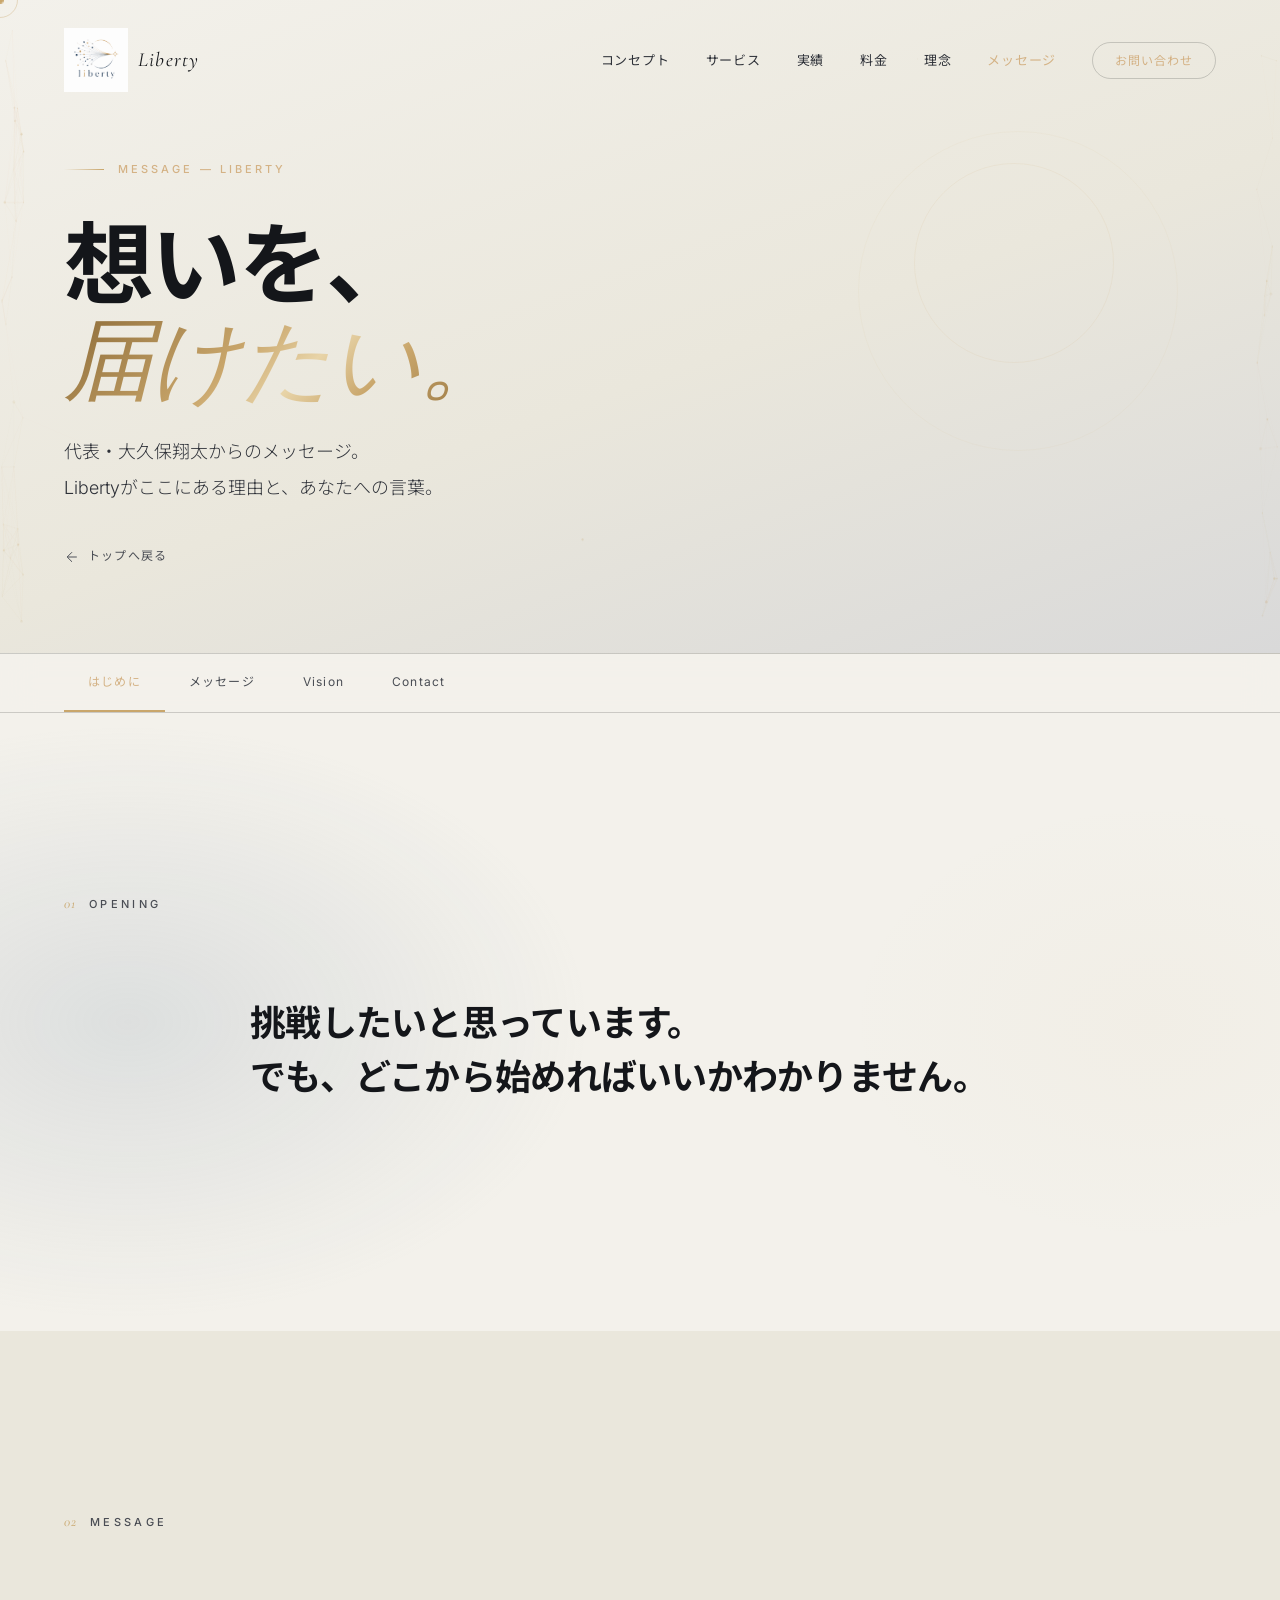
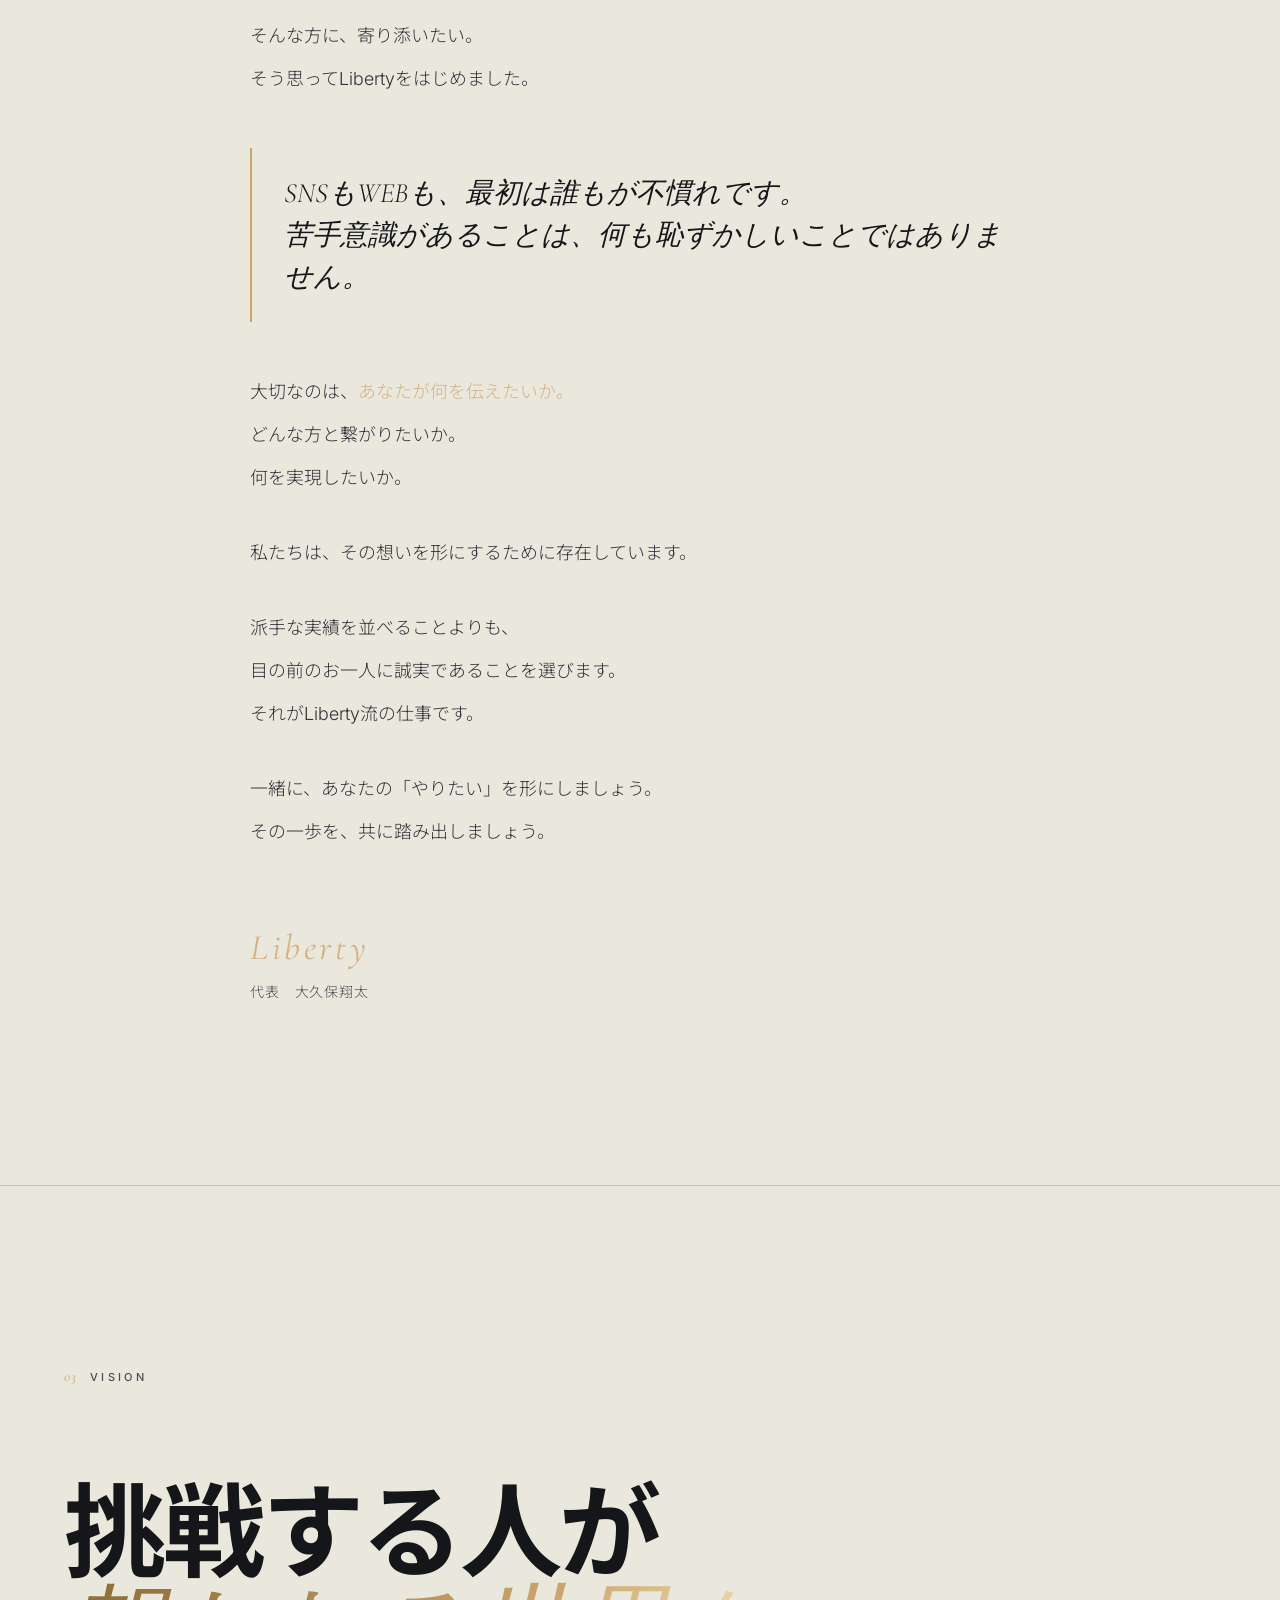
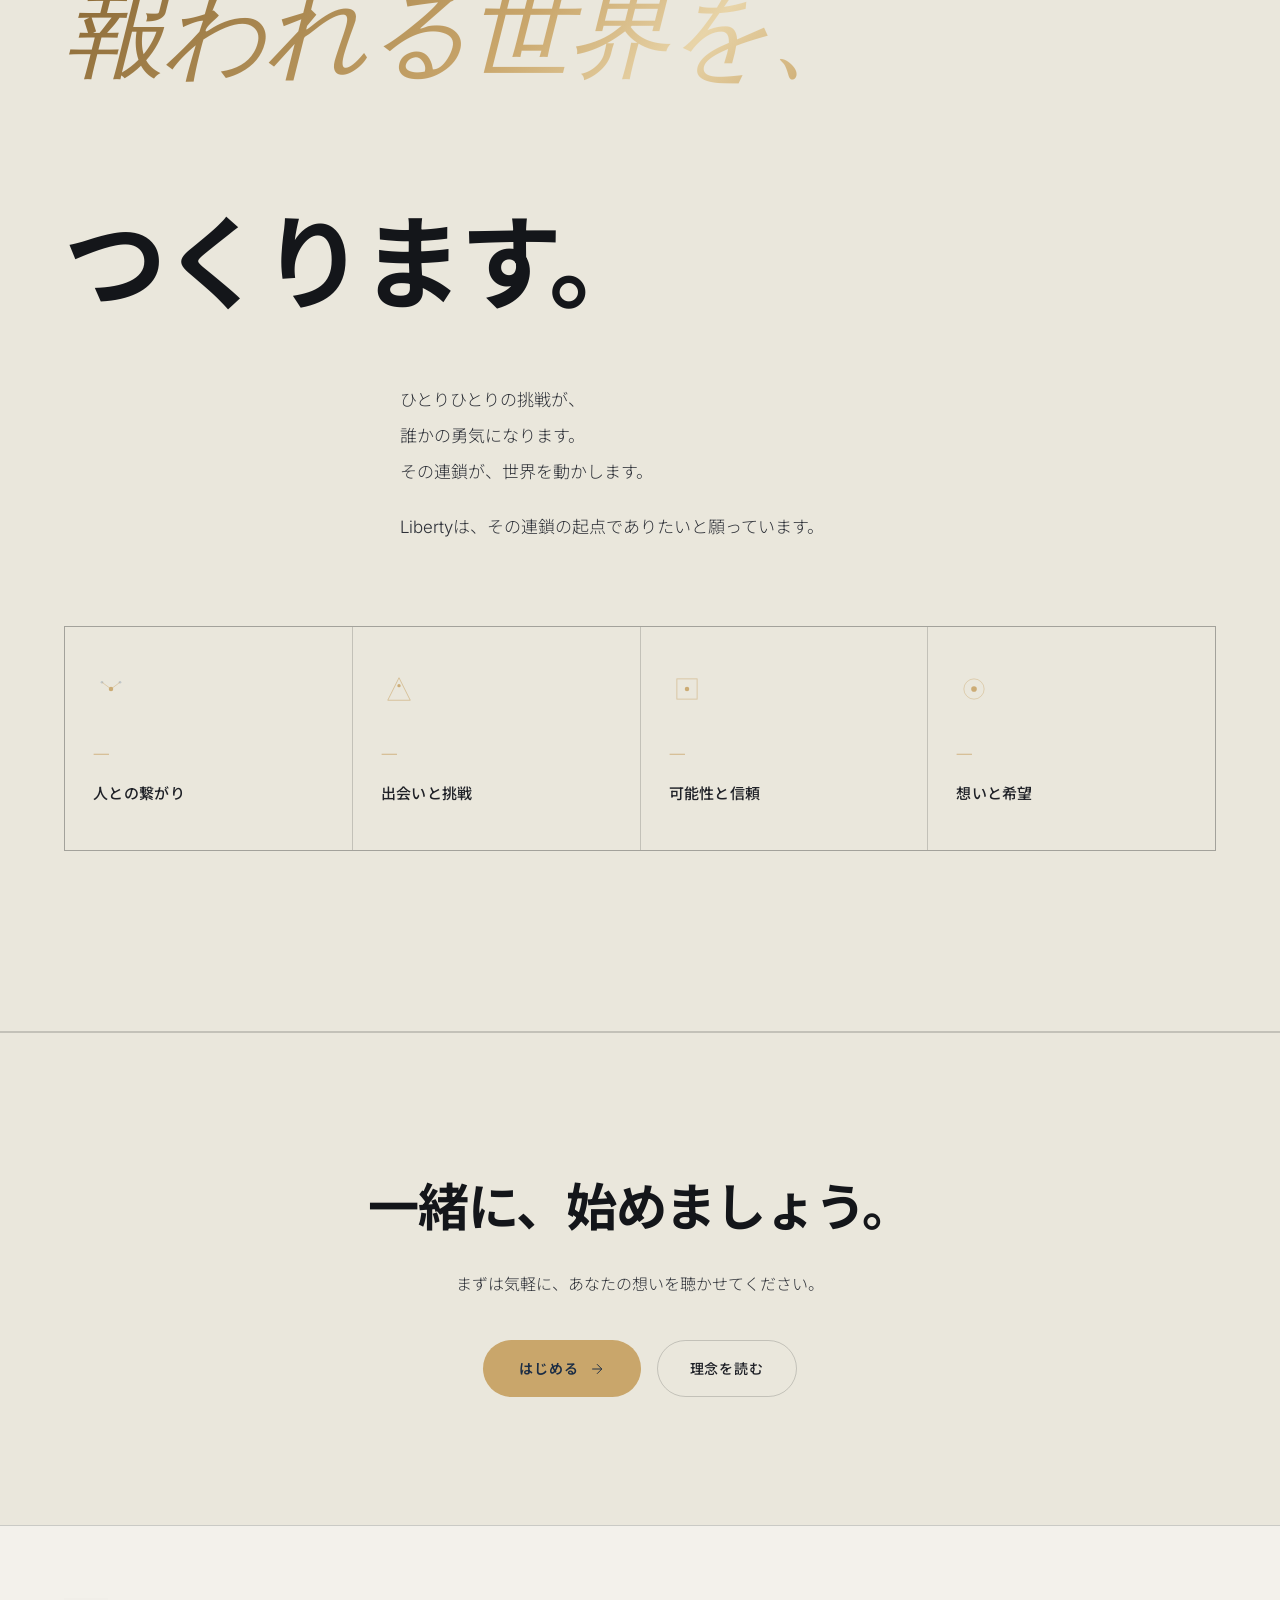
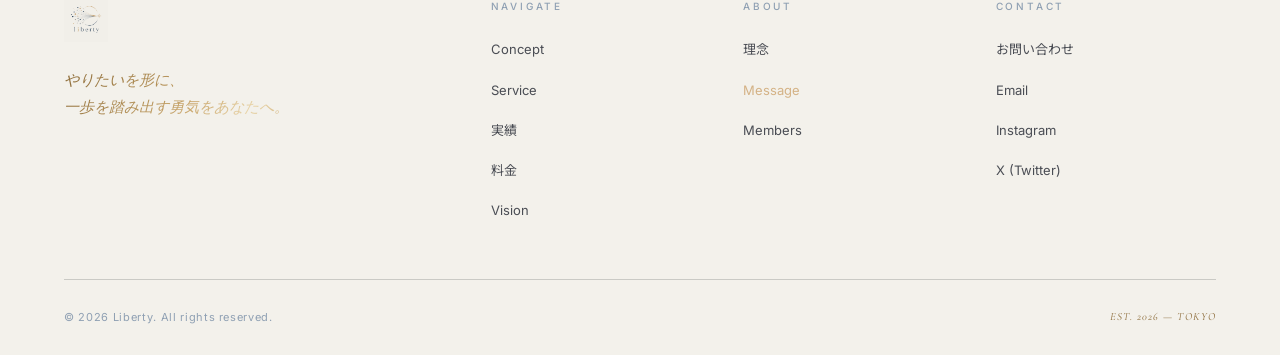
<file: message.html>
<!DOCTYPE html>
<html lang="ja">
<head>
    <meta charset="UTF-8">
    <meta name="viewport" content="width=device-width, initial-scale=1.0">
    <title>Message | Liberty</title>
    <meta name="description" content="Liberty代表・大久保翔太からのメッセージ。Libertyがここにある理由、想いについて。">
    <link rel="preconnect" href="https://fonts.googleapis.com">
    <link rel="preconnect" href="https://fonts.gstatic.com" crossorigin>
    <link href="https://fonts.googleapis.com/css2?family=Inter:wght@300;400;500;600;700;800;900&family=Noto+Sans+JP:wght@300;400;500;700&family=Cormorant+Garamond:ital,wght@0,300;0,400;1,300;1,400&display=swap" rel="stylesheet">
    <link rel="stylesheet" href="styles.css">
</head>
<body>

    <div class="cursor" id="cursor"></div>
    <div class="cursor-follower" id="cursorFollower"></div>

    <!-- Loader -->
    <div class="loader" id="loader">
        <div class="loader-inner">
            <svg class="loader-logo" viewBox="0 0 60 60" fill="none">
                <circle cx="30" cy="30" r="1.5" fill="#c9a66b"/>
                <line x1="30" y1="4" x2="30" y2="56" stroke="#c9a66b" stroke-width="0.6" stroke-dasharray="52" stroke-dashoffset="52" class="loader-line-v"/>
                <line x1="4" y1="30" x2="56" y2="30" stroke="#c9a66b" stroke-width="0.6" stroke-dasharray="52" stroke-dashoffset="52" class="loader-line-h"/>
                <line x1="11.5" y1="11.5" x2="48.5" y2="48.5" stroke="#c9a66b" stroke-width="0.4" opacity="0.4" stroke-dasharray="52" stroke-dashoffset="52" class="loader-line-d1"/>
                <line x1="48.5" y1="11.5" x2="11.5" y2="48.5" stroke="#c9a66b" stroke-width="0.4" opacity="0.4" stroke-dasharray="52" stroke-dashoffset="52" class="loader-line-d2"/>
            </svg>
            <span class="loader-text">Liberty</span>
        </div>
    </div>

    <!-- Header -->
    <header class="header" id="header">
        <nav class="nav container">
            <a href="index.html#top" class="logo" aria-label="Liberty">
                <img src="%E7%94%BB%E5%83%8F.png" class="logo-icon" alt="">
                <span class="logo-text">Liberty</span>
            </a>
            <ul class="nav-menu" id="navMenu">
                <li><a href="index.html#concept" class="nav-link">コンセプト</a></li>
                <li><a href="index.html#service" class="nav-link">サービス</a></li>
                <li><a href="index.html#results" class="nav-link">実績</a></li>
                <li><a href="index.html#pricing" class="nav-link">料金</a></li>
                <li><a href="philosophy.html" class="nav-link">理念</a></li>
                <li><a href="message.html" class="nav-link" style="color:var(--gold-light)">メッセージ</a></li>
                <li><a href="index.html#contact" class="nav-link nav-link--cta">お問い合わせ</a></li>
            </ul>
            <button class="menu-toggle" id="menuToggle" aria-label="メニュー">
                <span class="toggle-bar"></span>
                <span class="toggle-bar"></span>
            </button>
        </nav>
    </header>

    <!-- Hero -->
    <section class="subpage-hero" id="top">
        <canvas class="subpage-hero-canvas" id="subpageHeroCanvas"></canvas>
        <div class="hero-deco hero-deco--ring1" aria-hidden="true"></div>
        <div class="hero-deco hero-deco--ring2" aria-hidden="true"></div>
        <div class="container subpage-hero-content">
            <div class="subpage-eyebrow reveal-up" style="--delay:0.1s">
                <span class="eyebrow-line"></span>
                <span class="eyebrow-text">MESSAGE — LIBERTY</span>
            </div>
            <h1 class="subpage-title reveal-up" style="--delay:0.3s">
                想いを、<br>
                <em>届けたい。</em>
            </h1>
            <p class="subpage-lead reveal-up" style="--delay:0.5s">
                代表・大久保翔太からのメッセージ。<br>
                Libertyがここにある理由と、あなたへの言葉。
            </p>
            <a href="index.html" class="subpage-back reveal-up" style="--delay:0.7s">
                <svg viewBox="0 0 20 20" fill="none"><line x1="16" y1="10" x2="4" y2="10" stroke="currentColor" stroke-width="1.2"/><polyline points="10 4 4 10 10 16" stroke="currentColor" stroke-width="1.2" fill="none"/></svg>
                トップへ戻る
            </a>
        </div>
    </section>

    <!-- In-page nav -->
    <nav class="subpage-nav" aria-label="ページ内ナビゲーション">
        <div class="subpage-nav-inner">
            <a href="#msg-opening" class="subpage-nav-link active">はじめに</a>
            <a href="#msg-body" class="subpage-nav-link">メッセージ</a>
            <a href="#msg-vision" class="subpage-nav-link">Vision</a>
            <a href="#msg-cta" class="subpage-nav-link">Contact</a>
        </div>
    </nav>

    <!-- Opening -->
    <section id="msg-opening" style="padding:var(--section-v) 0;background:var(--black);">
        <div class="message-bg"></div>
        <div class="container" style="position:relative;z-index:1;">
            <div class="section-label reveal-up">
                <span class="label-num">01</span>
                <span class="label-text">Opening</span>
            </div>
            <div class="msg-letter reveal-up">
                <p class="msg-letter-opening">
                    挑戦したいと思っています。<br>
                    でも、どこから始めればいいかわかりません。
                </p>
            </div>
        </div>
    </section>

    <!-- Main Message -->
    <section id="msg-body" style="padding:var(--section-v) 0;background:var(--black-soft);">
        <div class="orb orb--gold" style="top:10%;right:-5%;width:500px;height:500px;opacity:0.05;" aria-hidden="true"></div>
        <div class="container" style="position:relative;z-index:1;">
            <div class="section-label reveal-up">
                <span class="label-num">02</span>
                <span class="label-text">Message</span>
            </div>

            <div class="msg-letter reveal-up">
                <div class="msg-letter-body">
                    <p>
                        そんな方に、寄り添いたい。<br>
                        そう思ってLibertyをはじめました。
                    </p>

                    <div class="msg-quote-block">
                        <blockquote>
                            SNSもWEBも、最初は誰もが不慣れです。<br>
                            苦手意識があることは、何も恥ずかしいことではありません。
                        </blockquote>
                    </div>

                    <p>
                        大切なのは、<em>あなたが何を伝えたいか。</em><br>
                        どんな方と繋がりたいか。<br>
                        何を実現したいか。
                    </p>
                    <p>
                        私たちは、その想いを形にするために存在しています。
                    </p>
                    <p>
                        派手な実績を並べることよりも、<br>
                        目の前のお一人に誠実であることを選びます。<br>
                        それがLiberty流の仕事です。
                    </p>
                    <p>
                        一緒に、あなたの「やりたい」を形にしましょう。<br>
                        その一歩を、共に踏み出しましょう。
                    </p>

                    <span class="msg-letter-sign">Liberty</span>
                    <span class="msg-letter-name">代表　大久保翔太</span>
                </div>
            </div>
        </div>
    </section>

    <!-- Vision -->
    <section id="msg-vision" style="padding:var(--section-v) 0;background:var(--black-soft);border-top:1px solid var(--gold-border);border-bottom:1px solid var(--gold-border);">
        <div class="container">
            <div class="section-label reveal-up">
                <span class="label-num">03</span>
                <span class="label-text">Vision</span>
            </div>
            <div class="vision-statement reveal-up">
                <h2>
                    挑戦する人が<br>
                    <em>報われる世界を、</em><br>
                    つくります。
                </h2>
            </div>
            <div class="vision-sub reveal-up">
                <p>
                    ひとりひとりの挑戦が、<br>
                    誰かの勇気になります。<br>
                    その連鎖が、世界を動かします。
                </p>
                <p>
                    Libertyは、その連鎖の起点でありたいと願っています。
                </p>
            </div>

            <!-- Values grid -->
            <div class="concept-values reveal-up" style="margin-top:clamp(48px,7vw,80px);">
                <div class="value-item">
                    <div class="value-icon">
                        <svg viewBox="0 0 32 32" fill="none">
                            <circle cx="16" cy="16" r="2" fill="#c9a66b"/>
                            <circle cx="8" cy="10" r="1.2" fill="#8fa0b3" opacity="0.5"/>
                            <circle cx="24" cy="10" r="1.2" fill="#8fa0b3" opacity="0.5"/>
                            <line x1="16" y1="16" x2="8" y2="10" stroke="#c9a66b" stroke-width="0.7" opacity="0.6"/>
                            <line x1="16" y1="16" x2="24" y2="10" stroke="#c9a66b" stroke-width="0.7" opacity="0.6"/>
                        </svg>
                    </div>
                    <span class="value-num">—</span>
                    <span class="value-word">人との繋がり</span>
                </div>
                <div class="value-item">
                    <div class="value-icon">
                        <svg viewBox="0 0 32 32" fill="none">
                            <path d="M16 6 L26 26 L6 26 Z" stroke="#c9a66b" stroke-width="0.8" fill="none" opacity="0.7"/>
                            <circle cx="16" cy="13" r="1.5" fill="#c9a66b"/>
                        </svg>
                    </div>
                    <span class="value-num">—</span>
                    <span class="value-word">出会いと挑戦</span>
                </div>
                <div class="value-item">
                    <div class="value-icon">
                        <svg viewBox="0 0 32 32" fill="none">
                            <rect x="7" y="7" width="18" height="18" stroke="#c9a66b" stroke-width="0.8" fill="none" opacity="0.6"/>
                            <circle cx="16" cy="16" r="2" fill="#c9a66b"/>
                        </svg>
                    </div>
                    <span class="value-num">—</span>
                    <span class="value-word">可能性と信頼</span>
                </div>
                <div class="value-item">
                    <div class="value-icon">
                        <svg viewBox="0 0 32 32" fill="none">
                            <circle cx="16" cy="16" r="9" stroke="#c9a66b" stroke-width="0.8" fill="none" opacity="0.5"/>
                            <circle cx="16" cy="16" r="2.5" fill="#c9a66b"/>
                        </svg>
                    </div>
                    <span class="value-num">—</span>
                    <span class="value-word">想いと希望</span>
                </div>
            </div>
        </div>
    </section>

    <!-- CTA -->
    <section class="subpage-cta" id="msg-cta">
        <div class="container">
            <h2 class="reveal-up">一緒に、始めましょう。</h2>
            <p class="reveal-up">まずは気軽に、あなたの想いを聴かせてください。</p>
            <div class="reveal-up" style="display:flex;gap:16px;justify-content:center;flex-wrap:wrap;">
                <a href="index.html#contact" class="btn btn--gold">
                    <span>はじめる</span>
                    <svg viewBox="0 0 20 20" fill="none"><line x1="4" y1="10" x2="16" y2="10" stroke="currentColor" stroke-width="1.2"/><polyline points="10 4 16 10 10 16" stroke="currentColor" stroke-width="1.2" fill="none"/></svg>
                </a>
                <a href="philosophy.html" class="btn btn--ghost">
                    <span>理念を読む</span>
                </a>
            </div>
        </div>
    </section>

    <!-- Footer -->
    <footer class="footer">
        <div class="container">
            <div class="footer-top">
                <div class="footer-brand">
                    <a href="index.html#top" class="logo logo--footer" aria-label="Liberty">
                        <img src="%E7%94%BB%E5%83%8F.png" class="logo-icon" alt="">
                    </a>
                    <p class="footer-tagline">やりたいを形に、<br>一歩を踏み出す勇気をあなたへ。</p>
                </div>
                <nav class="footer-nav" aria-label="フッターナビゲーション">
                    <div class="footer-col">
                        <span class="footer-col-title">Navigate</span>
                        <ul>
                            <li><a href="index.html#concept">Concept</a></li>
                            <li><a href="index.html#service">Service</a></li>
                            <li><a href="index.html#results">実績</a></li>
                            <li><a href="index.html#pricing">料金</a></li>
                            <li><a href="index.html#vision">Vision</a></li>
                        </ul>
                    </div>
                    <div class="footer-col">
                        <span class="footer-col-title">About</span>
                        <ul>
                            <li><a href="philosophy.html">理念</a></li>
                            <li><a href="message.html" style="color:var(--gold-light)">Message</a></li>
                            <li><a href="index.html#members">Members</a></li>
                        </ul>
                    </div>
                    <div class="footer-col">
                        <span class="footer-col-title">Contact</span>
                        <ul>
                            <li><a href="index.html#contact">お問い合わせ</a></li>
                            <li><a href="mailto:contact@liberty-official.jp">Email</a></li>
                            <li><a href="#">Instagram</a></li>
                            <li><a href="#">X (Twitter)</a></li>
                        </ul>
                    </div>
                </nav>
            </div>
            <div class="footer-bottom">
                <span class="footer-copy">© 2026 Liberty. All rights reserved.</span>
                <span class="footer-mark">EST. 2026 — TOKYO</span>
            </div>
        </div>
    </footer>

    <script src="script.js"></script>
</body>
</html>
</file>
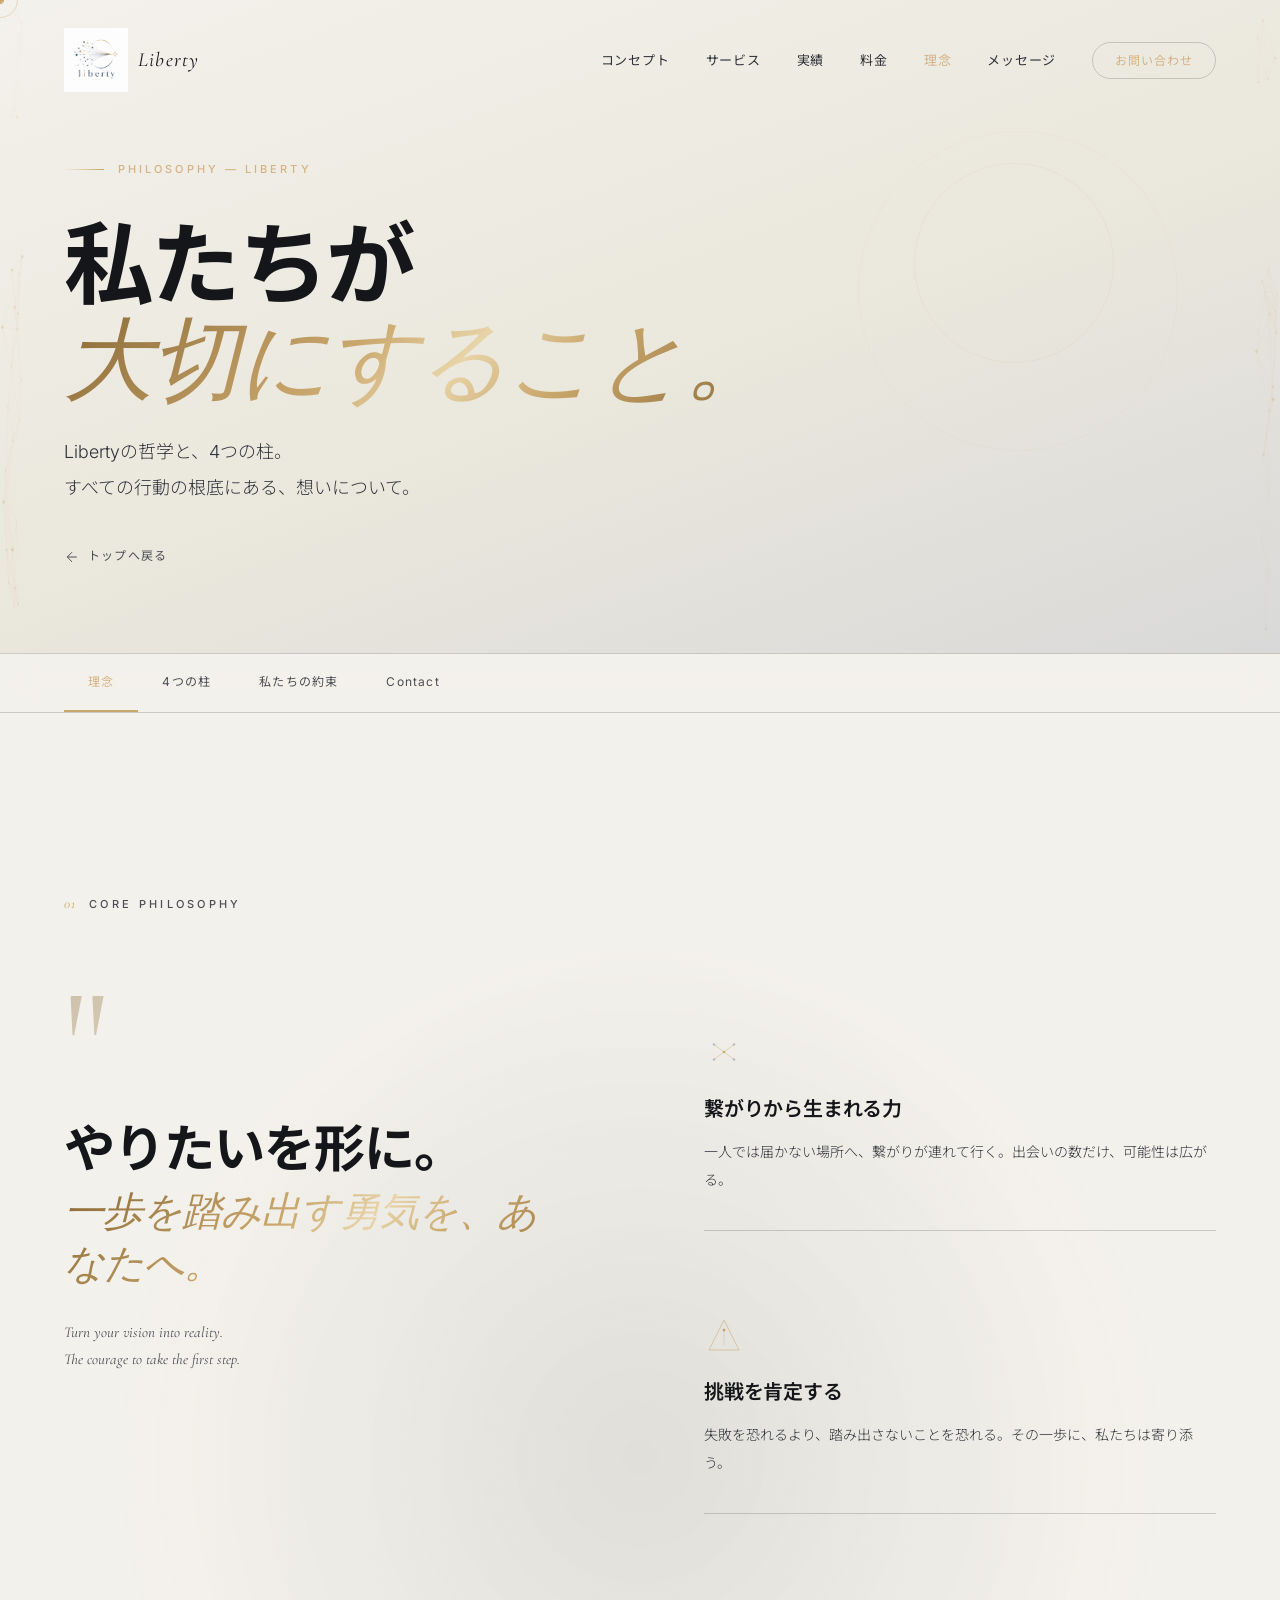
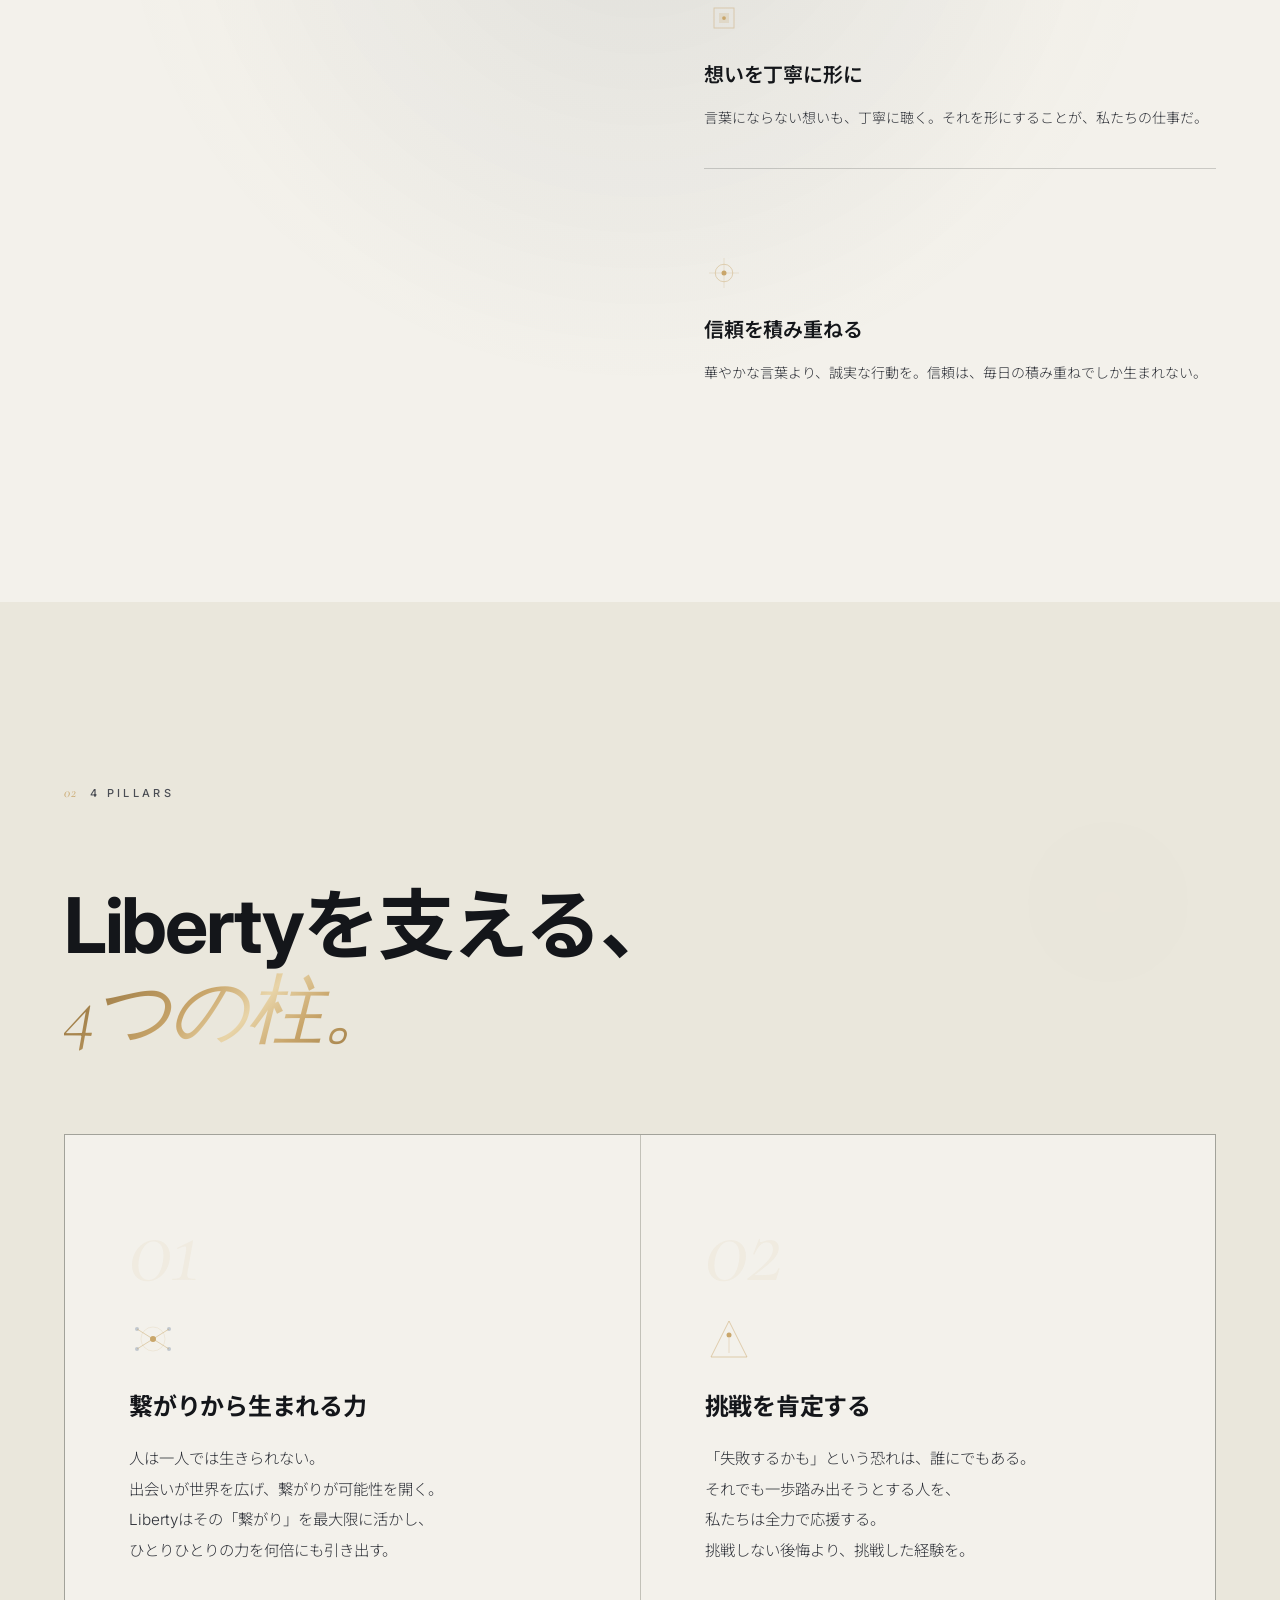
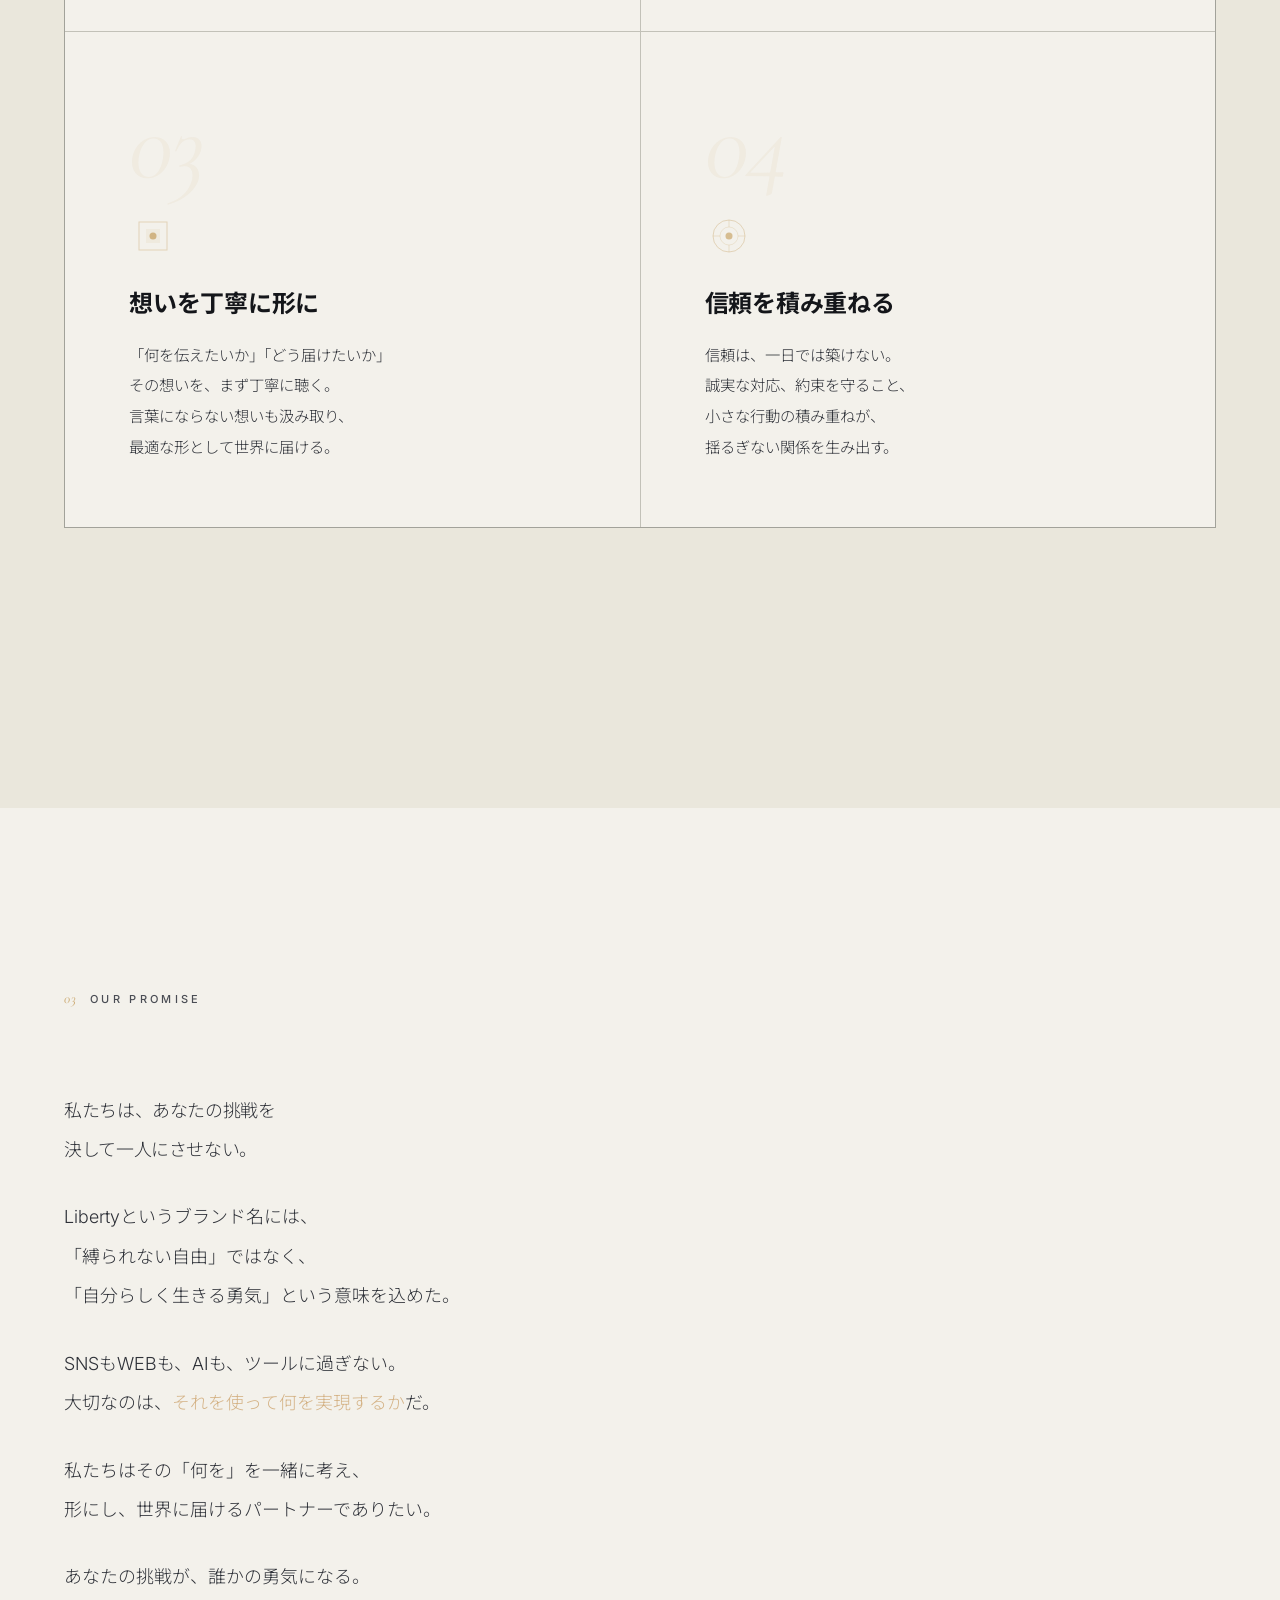
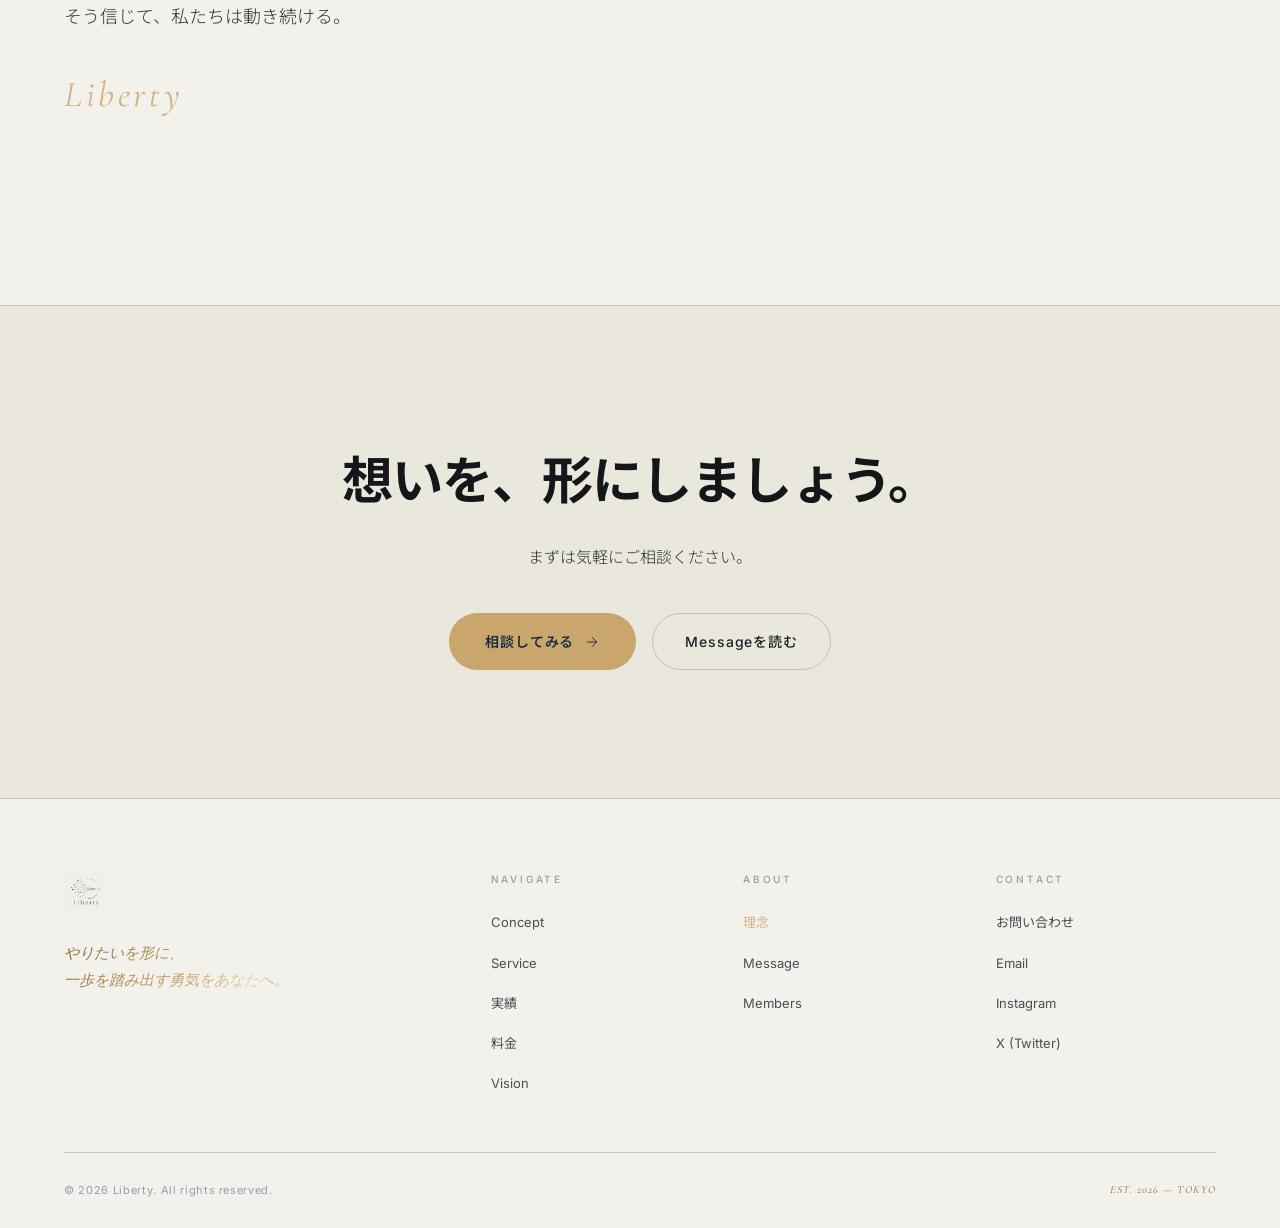
<file: philosophy.html>
<!DOCTYPE html>
<html lang="ja">
<head>
    <meta charset="UTF-8">
    <meta name="viewport" content="width=device-width, initial-scale=1.0">
    <title>理念 | Liberty</title>
    <meta name="description" content="Libertyの哲学・理念。私たちが大切にしている4つの柱と、その根底にある想いについて。">
    <link rel="preconnect" href="https://fonts.googleapis.com">
    <link rel="preconnect" href="https://fonts.gstatic.com" crossorigin>
    <link href="https://fonts.googleapis.com/css2?family=Inter:wght@300;400;500;600;700;800;900&family=Noto+Sans+JP:wght@300;400;500;700&family=Cormorant+Garamond:ital,wght@0,300;0,400;1,300;1,400&display=swap" rel="stylesheet">
    <link rel="stylesheet" href="styles.css">
</head>
<body>

    <div class="cursor" id="cursor"></div>
    <div class="cursor-follower" id="cursorFollower"></div>

    <!-- Loader -->
    <div class="loader" id="loader">
        <div class="loader-inner">
            <svg class="loader-logo" viewBox="0 0 60 60" fill="none">
                <circle cx="30" cy="30" r="1.5" fill="#c9a66b"/>
                <line x1="30" y1="4" x2="30" y2="56" stroke="#c9a66b" stroke-width="0.6" stroke-dasharray="52" stroke-dashoffset="52" class="loader-line-v"/>
                <line x1="4" y1="30" x2="56" y2="30" stroke="#c9a66b" stroke-width="0.6" stroke-dasharray="52" stroke-dashoffset="52" class="loader-line-h"/>
                <line x1="11.5" y1="11.5" x2="48.5" y2="48.5" stroke="#c9a66b" stroke-width="0.4" opacity="0.4" stroke-dasharray="52" stroke-dashoffset="52" class="loader-line-d1"/>
                <line x1="48.5" y1="11.5" x2="11.5" y2="48.5" stroke="#c9a66b" stroke-width="0.4" opacity="0.4" stroke-dasharray="52" stroke-dashoffset="52" class="loader-line-d2"/>
            </svg>
            <span class="loader-text">Liberty</span>
        </div>
    </div>

    <!-- Header -->
    <header class="header" id="header">
        <nav class="nav container">
            <a href="index.html#top" class="logo" aria-label="Liberty">
                <img src="%E7%94%BB%E5%83%8F.png" class="logo-icon" alt="">
                <span class="logo-text">Liberty</span>
            </a>
            <ul class="nav-menu" id="navMenu">
                <li><a href="index.html#concept" class="nav-link">コンセプト</a></li>
                <li><a href="index.html#service" class="nav-link">サービス</a></li>
                <li><a href="index.html#results" class="nav-link">実績</a></li>
                <li><a href="index.html#pricing" class="nav-link">料金</a></li>
                <li><a href="philosophy.html" class="nav-link" style="color:var(--gold-light)">理念</a></li>
                <li><a href="message.html" class="nav-link">メッセージ</a></li>
                <li><a href="index.html#contact" class="nav-link nav-link--cta">お問い合わせ</a></li>
            </ul>
            <button class="menu-toggle" id="menuToggle" aria-label="メニュー">
                <span class="toggle-bar"></span>
                <span class="toggle-bar"></span>
            </button>
        </nav>
    </header>

    <!-- Hero -->
    <section class="subpage-hero" id="top">
        <canvas class="subpage-hero-canvas" id="subpageHeroCanvas"></canvas>
        <div class="hero-deco hero-deco--ring1" aria-hidden="true"></div>
        <div class="hero-deco hero-deco--ring2" aria-hidden="true"></div>
        <div class="container subpage-hero-content">
            <div class="subpage-eyebrow reveal-up" style="--delay:0.1s">
                <span class="eyebrow-line"></span>
                <span class="eyebrow-text">PHILOSOPHY — LIBERTY</span>
            </div>
            <h1 class="subpage-title reveal-up" style="--delay:0.3s">
                私たちが<br>
                <em>大切にすること。</em>
            </h1>
            <p class="subpage-lead reveal-up" style="--delay:0.5s">
                Libertyの哲学と、4つの柱。<br>
                すべての行動の根底にある、想いについて。
            </p>
            <a href="index.html" class="subpage-back reveal-up" style="--delay:0.7s">
                <svg viewBox="0 0 20 20" fill="none"><line x1="16" y1="10" x2="4" y2="10" stroke="currentColor" stroke-width="1.2"/><polyline points="10 4 4 10 10 16" stroke="currentColor" stroke-width="1.2" fill="none"/></svg>
                トップへ戻る
            </a>
        </div>
    </section>

    <!-- In-page nav -->
    <nav class="subpage-nav" aria-label="ページ内ナビゲーション">
        <div class="subpage-nav-inner">
            <a href="#philosophy-core" class="subpage-nav-link active">理念</a>
            <a href="#philosophy-pillars" class="subpage-nav-link">4つの柱</a>
            <a href="#philosophy-promise" class="subpage-nav-link">私たちの約束</a>
            <a href="#philosophy-cta" class="subpage-nav-link">Contact</a>
        </div>
    </nav>

    <!-- Core Philosophy -->
    <section class="philosophy" id="philosophy-core" style="background:var(--black);">
        <div class="philosophy-bg"></div>
        <div class="container philosophy-content">
            <div class="section-label reveal-up">
                <span class="label-num">01</span>
                <span class="label-text">Core Philosophy</span>
            </div>
            <div class="philosophy-grid">
                <div class="philosophy-quote-block reveal-up">
                    <span class="quote-mark">"</span>
                    <blockquote class="philosophy-quote">
                        やりたいを形に。<br>
                        <em>一歩を踏み出す勇気を、あなたへ。</em>
                    </blockquote>
                    <p class="quote-en">Turn your vision into reality.<br>The courage to take the first step.</p>
                </div>
                <div class="philosophy-pillars">
                    <div class="pillar reveal-up" style="--delay:0.1s">
                        <div class="pillar-icon">
                            <svg viewBox="0 0 32 32" fill="none">
                                <circle cx="16" cy="16" r="1" fill="#c9a66b"/>
                                <circle cx="8" cy="10" r="1" fill="#8fa0b3" opacity="0.6"/>
                                <circle cx="24" cy="10" r="1" fill="#8fa0b3" opacity="0.6"/>
                                <circle cx="8" cy="22" r="1" fill="#8fa0b3" opacity="0.6"/>
                                <circle cx="24" cy="22" r="1" fill="#8fa0b3" opacity="0.6"/>
                                <line x1="16" y1="16" x2="8" y2="10" stroke="#c9a66b" stroke-width="0.6" opacity="0.5"/>
                                <line x1="16" y1="16" x2="24" y2="10" stroke="#c9a66b" stroke-width="0.6" opacity="0.5"/>
                                <line x1="16" y1="16" x2="8" y2="22" stroke="#c9a66b" stroke-width="0.6" opacity="0.5"/>
                                <line x1="16" y1="16" x2="24" y2="22" stroke="#c9a66b" stroke-width="0.6" opacity="0.5"/>
                            </svg>
                        </div>
                        <h3 class="pillar-title">繋がりから生まれる力</h3>
                        <p class="pillar-body">一人では届かない場所へ、繋がりが連れて行く。出会いの数だけ、可能性は広がる。</p>
                    </div>
                    <div class="pillar reveal-up" style="--delay:0.2s">
                        <div class="pillar-icon">
                            <svg viewBox="0 0 32 32" fill="none">
                                <path d="M16 4 L28 28 L4 28 Z" stroke="#c9a66b" stroke-width="0.7" fill="none" opacity="0.6"/>
                                <circle cx="16" cy="12" r="1.2" fill="#c9a66b"/>
                                <line x1="16" y1="14" x2="16" y2="24" stroke="#c9a66b" stroke-width="0.6" opacity="0.4"/>
                            </svg>
                        </div>
                        <h3 class="pillar-title">挑戦を肯定する</h3>
                        <p class="pillar-body">失敗を恐れるより、踏み出さないことを恐れる。その一歩に、私たちは寄り添う。</p>
                    </div>
                    <div class="pillar reveal-up" style="--delay:0.3s">
                        <div class="pillar-icon">
                            <svg viewBox="0 0 32 32" fill="none">
                                <rect x="8" y="8" width="16" height="16" stroke="#c9a66b" stroke-width="0.7" fill="none" opacity="0.5"/>
                                <rect x="12" y="12" width="8" height="8" fill="#c9a66b" opacity="0.2"/>
                                <circle cx="16" cy="16" r="1.5" fill="#c9a66b"/>
                            </svg>
                        </div>
                        <h3 class="pillar-title">想いを丁寧に形に</h3>
                        <p class="pillar-body">言葉にならない想いも、丁寧に聴く。それを形にすることが、私たちの仕事だ。</p>
                    </div>
                    <div class="pillar reveal-up" style="--delay:0.4s">
                        <div class="pillar-icon">
                            <svg viewBox="0 0 32 32" fill="none">
                                <line x1="16" y1="4" x2="16" y2="28" stroke="#c9a66b" stroke-width="0.6" opacity="0.3"/>
                                <line x1="4" y1="16" x2="28" y2="16" stroke="#c9a66b" stroke-width="0.6" opacity="0.3"/>
                                <circle cx="16" cy="16" r="7" stroke="#c9a66b" stroke-width="0.7" fill="none" opacity="0.5"/>
                                <circle cx="16" cy="16" r="2" fill="#c9a66b"/>
                            </svg>
                        </div>
                        <h3 class="pillar-title">信頼を積み重ねる</h3>
                        <p class="pillar-body">華やかな言葉より、誠実な行動を。信頼は、毎日の積み重ねでしか生まれない。</p>
                    </div>
                </div>
            </div>
        </div>
    </section>

    <!-- 4 Pillars -->
    <section id="philosophy-pillars" style="padding:var(--section-v) 0;background:var(--black-soft);">
        <div class="orb orb--gold" style="top:0;right:-10%;width:600px;height:600px;opacity:0.05;" aria-hidden="true"></div>
        <div class="container" style="position:relative;z-index:1;">
            <div class="section-label reveal-up">
                <span class="label-num">02</span>
                <span class="label-text">4 Pillars</span>
            </div>
            <h2 class="section-heading reveal-up" style="margin-bottom:clamp(48px,7vw,80px);">
                Libertyを支える、<br>
                <em>4つの柱。</em>
            </h2>
            <div class="phil-pillars">
                <div class="phil-pillar reveal-up" style="--delay:0.1s">
                    <div class="phil-pillar-num">01</div>
                    <div class="phil-pillar-icon">
                        <svg viewBox="0 0 48 48" fill="none">
                            <circle cx="24" cy="24" r="3" fill="#c9a66b"/>
                            <circle cx="8" cy="14" r="2" fill="#8fa0b3" opacity="0.5"/>
                            <circle cx="40" cy="14" r="2" fill="#8fa0b3" opacity="0.5"/>
                            <circle cx="8" cy="34" r="2" fill="#8fa0b3" opacity="0.5"/>
                            <circle cx="40" cy="34" r="2" fill="#8fa0b3" opacity="0.5"/>
                            <line x1="24" y1="24" x2="8" y2="14" stroke="#c9a66b" stroke-width="0.8" opacity="0.6"/>
                            <line x1="24" y1="24" x2="40" y2="14" stroke="#c9a66b" stroke-width="0.8" opacity="0.6"/>
                            <line x1="24" y1="24" x2="8" y2="34" stroke="#c9a66b" stroke-width="0.8" opacity="0.6"/>
                            <line x1="24" y1="24" x2="40" y2="34" stroke="#c9a66b" stroke-width="0.8" opacity="0.6"/>
                            <circle cx="24" cy="24" r="12" stroke="rgba(201,166,107,0.15)" stroke-width="1" fill="none"/>
                        </svg>
                    </div>
                    <h3 class="phil-pillar-title">繋がりから生まれる力</h3>
                    <p class="phil-pillar-body">
                        人は一人では生きられない。<br>
                        出会いが世界を広げ、繋がりが可能性を開く。<br>
                        Libertyはその「繋がり」を最大限に活かし、<br>
                        ひとりひとりの力を何倍にも引き出す。
                    </p>
                </div>
                <div class="phil-pillar reveal-up" style="--delay:0.2s">
                    <div class="phil-pillar-num">02</div>
                    <div class="phil-pillar-icon">
                        <svg viewBox="0 0 48 48" fill="none">
                            <path d="M24 6 L42 42 L6 42 Z" stroke="#c9a66b" stroke-width="1" fill="none" opacity="0.5"/>
                            <circle cx="24" cy="20" r="2.5" fill="#c9a66b"/>
                            <line x1="24" y1="23" x2="24" y2="38" stroke="#c9a66b" stroke-width="0.8" opacity="0.4"/>
                        </svg>
                    </div>
                    <h3 class="phil-pillar-title">挑戦を肯定する</h3>
                    <p class="phil-pillar-body">
                        「失敗するかも」という恐れは、誰にでもある。<br>
                        それでも一歩踏み出そうとする人を、<br>
                        私たちは全力で応援する。<br>
                        挑戦しない後悔より、挑戦した経験を。
                    </p>
                </div>
                <div class="phil-pillar reveal-up" style="--delay:0.3s">
                    <div class="phil-pillar-num">03</div>
                    <div class="phil-pillar-icon">
                        <svg viewBox="0 0 48 48" fill="none">
                            <rect x="10" y="10" width="28" height="28" stroke="#c9a66b" stroke-width="1" fill="none" opacity="0.4"/>
                            <rect x="17" y="17" width="14" height="14" fill="#c9a66b" opacity="0.1"/>
                            <circle cx="24" cy="24" r="3.5" fill="#c9a66b" opacity="0.8"/>
                        </svg>
                    </div>
                    <h3 class="phil-pillar-title">想いを丁寧に形に</h3>
                    <p class="phil-pillar-body">
                        「何を伝えたいか」「どう届けたいか」<br>
                        その想いを、まず丁寧に聴く。<br>
                        言葉にならない想いも汲み取り、<br>
                        最適な形として世界に届ける。
                    </p>
                </div>
                <div class="phil-pillar reveal-up" style="--delay:0.4s">
                    <div class="phil-pillar-num">04</div>
                    <div class="phil-pillar-icon">
                        <svg viewBox="0 0 48 48" fill="none">
                            <circle cx="24" cy="24" r="16" stroke="#c9a66b" stroke-width="1" fill="none" opacity="0.4"/>
                            <circle cx="24" cy="24" r="9" stroke="#c9a66b" stroke-width="0.7" fill="none" opacity="0.3"/>
                            <circle cx="24" cy="24" r="3.5" fill="#c9a66b" opacity="0.7"/>
                            <line x1="24" y1="8" x2="24" y2="15" stroke="#c9a66b" stroke-width="0.7" opacity="0.4"/>
                            <line x1="24" y1="33" x2="24" y2="40" stroke="#c9a66b" stroke-width="0.7" opacity="0.4"/>
                            <line x1="8" y1="24" x2="15" y2="24" stroke="#c9a66b" stroke-width="0.7" opacity="0.4"/>
                            <line x1="33" y1="24" x2="40" y2="24" stroke="#c9a66b" stroke-width="0.7" opacity="0.4"/>
                        </svg>
                    </div>
                    <h3 class="phil-pillar-title">信頼を積み重ねる</h3>
                    <p class="phil-pillar-body">
                        信頼は、一日では築けない。<br>
                        誠実な対応、約束を守ること、<br>
                        小さな行動の積み重ねが、<br>
                        揺るぎない関係を生み出す。
                    </p>
                </div>
            </div>
        </div>
    </section>

    <!-- Promise -->
    <section id="philosophy-promise" style="padding:var(--section-v) 0;background:var(--black);">
        <div class="container">
            <div class="section-label reveal-up">
                <span class="label-num">03</span>
                <span class="label-text">Our Promise</span>
            </div>
            <div class="message-body reveal-up" style="max-width:680px;">
                <p class="message-opening">
                    私たちは、あなたの挑戦を<br>
                    決して一人にさせない。
                </p>
                <p>
                    Libertyというブランド名には、<br>
                    「縛られない自由」ではなく、<br>
                    「自分らしく生きる勇気」という意味を込めた。
                </p>
                <p>
                    SNSもWEBも、AIも、ツールに過ぎない。<br>
                    大切なのは、<em>それを使って何を実現するか</em>だ。
                </p>
                <p>
                    私たちはその「何を」を一緒に考え、<br>
                    形にし、世界に届けるパートナーでありたい。
                </p>
                <p>
                    あなたの挑戦が、誰かの勇気になる。<br>
                    そう信じて、私たちは動き続ける。
                </p>
                <span class="message-sign">Liberty</span>
            </div>
        </div>
    </section>

    <!-- CTA -->
    <section class="subpage-cta" id="philosophy-cta">
        <div class="container">
            <h2 class="reveal-up">想いを、形にしましょう。</h2>
            <p class="reveal-up">まずは気軽にご相談ください。</p>
            <div class="reveal-up" style="display:flex;gap:16px;justify-content:center;flex-wrap:wrap;">
                <a href="index.html#contact" class="btn btn--gold">
                    <span>相談してみる</span>
                    <svg viewBox="0 0 20 20" fill="none"><line x1="4" y1="10" x2="16" y2="10" stroke="currentColor" stroke-width="1.2"/><polyline points="10 4 16 10 10 16" stroke="currentColor" stroke-width="1.2" fill="none"/></svg>
                </a>
                <a href="message.html" class="btn btn--ghost">
                    <span>Messageを読む</span>
                </a>
            </div>
        </div>
    </section>

    <!-- Footer -->
    <footer class="footer">
        <div class="container">
            <div class="footer-top">
                <div class="footer-brand">
                    <a href="index.html#top" class="logo logo--footer" aria-label="Liberty">
                        <img src="%E7%94%BB%E5%83%8F.png" class="logo-icon" alt="">
                    </a>
                    <p class="footer-tagline">やりたいを形に、<br>一歩を踏み出す勇気をあなたへ。</p>
                </div>
                <nav class="footer-nav" aria-label="フッターナビゲーション">
                    <div class="footer-col">
                        <span class="footer-col-title">Navigate</span>
                        <ul>
                            <li><a href="index.html#concept">Concept</a></li>
                            <li><a href="index.html#service">Service</a></li>
                            <li><a href="index.html#results">実績</a></li>
                            <li><a href="index.html#pricing">料金</a></li>
                            <li><a href="index.html#vision">Vision</a></li>
                        </ul>
                    </div>
                    <div class="footer-col">
                        <span class="footer-col-title">About</span>
                        <ul>
                            <li><a href="philosophy.html" style="color:var(--gold-light)">理念</a></li>
                            <li><a href="message.html">Message</a></li>
                            <li><a href="index.html#members">Members</a></li>
                        </ul>
                    </div>
                    <div class="footer-col">
                        <span class="footer-col-title">Contact</span>
                        <ul>
                            <li><a href="index.html#contact">お問い合わせ</a></li>
                            <li><a href="mailto:contact@liberty-official.jp">Email</a></li>
                            <li><a href="#">Instagram</a></li>
                            <li><a href="#">X (Twitter)</a></li>
                        </ul>
                    </div>
                </nav>
            </div>
            <div class="footer-bottom">
                <span class="footer-copy">© 2026 Liberty. All rights reserved.</span>
                <span class="footer-mark">EST. 2026 — TOKYO</span>
            </div>
        </div>
    </footer>

    <script src="script.js"></script>
</body>
</html>
</file>
<file: styles.css>
/* ============================================================
   Liberty | Design System
   ============================================================ */

:root {
    /* Cream-based palette: #F3F1EB / #D9D9D9 / #C9A66B base, #1B2D45 + #8FA0B3 as accents only */
    /* Text scale: low # = darkest (high contrast). Body text in near-black for premium monochrome feel. */
    --black:       #F3F1EB;       /* primary cream bg */
    --black-soft:  #EAE7DC;       /* secondary cream tone */
    --navy:        #1B2D45;       /* accent: deep navy (use sparingly) */
    --gray-100:    #14161a;       /* ink — highest contrast text */
    --gray-200:    #1f2127;       /* body text */
    --gray-300:    #2e3138;       /* secondary text */
    --gray-400:    #4a4d54;       /* muted text */
    --gray-500:    #6b6e76;       /* subtle text */
    --gray-600:    #8FA0B3;       /* concept blue-gray accent */
    --gray-700:    #b0bbc8;       /* light blue-gray */
    --gray-800:    #c8cfd8;       /* very light */
    --gray-900:    #D9D9D9;       /* light gray (concept) */
    --white:       #14161a;       /* primary text (near-black on cream) */

    --gold:        #C9A66B;
    --gold-light:  #d4b285;
    --gold-pale:   #e8d4a8;
    --gold-deep:   #8a6936;
    --gold-glow:   rgba(201,166,107,0.18);
    --gold-border: rgba(20,22,26,0.18);     /* hairline: near-black for premium feel */
    --gold-line:   rgba(201,166,107,0.55);  /* explicit gold accent line */
    --ink:         #14161a;                  /* near-black accent */
    --ink-strong:  rgba(20,22,26,0.32);
    --gold-grad:   linear-gradient(135deg, #8a6936 0%, #c9a66b 40%, #e8d4a8 55%, #c9a66b 70%, #8a6936 100%);

    --font-sans: 'Inter', 'Noto Sans JP', system-ui, -apple-system, sans-serif;
    --font-jp:   'Noto Sans JP', system-ui, sans-serif;
    --font-serif:'Cormorant Garamond', 'Times New Roman', serif;

    --ease:      cubic-bezier(0.65, 0, 0.35, 1);
    --ease-out:  cubic-bezier(0.16, 1, 0.3, 1);
    --ease-in:   cubic-bezier(0.55, 0, 1, 0.45);

    --container: 1320px;
    --gutter:    clamp(24px, 5vw, 80px);
    --section-v: clamp(100px, 14vw, 180px);
}

/* ── Reset ── */
*, *::before, *::after { box-sizing: border-box; margin: 0; padding: 0; }
html { scroll-behavior: smooth; -webkit-font-smoothing: antialiased; -moz-osx-font-smoothing: grayscale; }
body {
    font-family: var(--font-sans);
    background: var(--black);
    color: var(--gray-200);
    line-height: 1.7;
    overflow-x: hidden;
}
a { color: inherit; text-decoration: none; }
button { background: none; border: none; cursor: pointer; font: inherit; color: inherit; }
img, svg, canvas { display: block; max-width: 100%; }
ul { list-style: none; }
input, select, textarea { font: inherit; }

.container {
    max-width: var(--container);
    margin: 0 auto;
    padding: 0 var(--gutter);
}

/* ── Custom cursor (desktop only) ── */
@media (pointer: fine) {
    body { cursor: none; }
    .cursor, .cursor-follower { display: block; }
}
@media (pointer: coarse) {
    .cursor, .cursor-follower { display: none !important; }
}

.cursor {
    position: fixed;
    width: 7px; height: 7px;
    background: var(--gold);
    border-radius: 50%;
    pointer-events: none;
    z-index: 9999;
    transform: translate(-50%, -50%);
    transition: width 0.25s var(--ease), height 0.25s var(--ease), opacity 0.25s;
    will-change: transform;
}
.cursor.hidden { opacity: 0; }
.cursor.expanded { width: 0; height: 0; }

.cursor-follower {
    position: fixed;
    width: 36px; height: 36px;
    border: 1px solid rgba(201,166,107,0.35);
    border-radius: 50%;
    pointer-events: none;
    z-index: 9998;
    transform: translate(-50%, -50%);
    transition: width 0.4s var(--ease-out), height 0.4s var(--ease-out), border-color 0.3s, opacity 0.3s;
    will-change: transform;
}
.cursor-follower.expanded { width: 64px; height: 64px; border-color: var(--gold); }

/* ── Loader ── */
.loader {
    position: fixed;
    top: 0; left: 0; right: 0; bottom: 0;
    background: var(--black);
    z-index: 10000;
    display: flex;
    align-items: center;
    justify-content: center;
    transition: opacity 0.8s var(--ease), visibility 0.8s;
}
.loader.done { opacity: 0; visibility: hidden; }
.loader-inner {
    display: flex;
    flex-direction: column;
    align-items: center;
    gap: 20px;
}
.loader-logo { width: 48px; height: 48px; }
.loader-line-v, .loader-line-h, .loader-line-d1, .loader-line-d2 {
    animation: drawLine 0.8s var(--ease-out) forwards;
}
.loader-line-h  { animation-delay: 0.15s; }
.loader-line-d1 { animation-delay: 0.3s; }
.loader-line-d2 { animation-delay: 0.4s; }
@keyframes drawLine {
    to { stroke-dashoffset: 0; }
}
.loader-text {
    font-family: var(--font-serif);
    font-style: italic;
    font-size: 22px;
    letter-spacing: 0.12em;
    color: var(--gold);
    opacity: 0;
    animation: fadeIn 0.6s var(--ease-out) 0.5s forwards;
}
@keyframes fadeIn { to { opacity: 1; } }

/* ── Header ── */
.header {
    position: fixed;
    top: 0; left: 0; right: 0;
    z-index: 1000;
    padding: 28px 0;
    transition: padding 0.4s var(--ease), background 0.4s var(--ease), border-color 0.4s var(--ease);
    border-bottom: 1px solid transparent;
}
.header.scrolled {
    padding: 18px 0;
    background: rgba(243,241,235,0.85);
    backdrop-filter: blur(20px);
    -webkit-backdrop-filter: blur(20px);
    border-bottom-color: var(--gold-border);
}
.nav {
    display: flex;
    align-items: center;
    justify-content: space-between;
}

.logo {
    display: inline-flex;
    align-items: center;
    gap: 10px;
}
.logo-icon {
    height: 64px;
    width: auto;
    flex-shrink: 0;
    mix-blend-mode: multiply;
}
.logo-text {
    font-family: var(--font-serif);
    font-style: italic;
    font-size: 20px;
    font-weight: 400;
    letter-spacing: 0.06em;
    color: var(--white);
}
.logo--footer .logo-icon { height: 44px; width: auto; }
.logo--footer .logo-text { font-size: 26px; }

.nav-menu {
    display: flex;
    align-items: center;
    gap: 36px;
}
.nav-link {
    font-size: 13px;
    font-weight: 400;
    letter-spacing: 0.06em;
    color: var(--gray-300);
    position: relative;
    padding-bottom: 3px;
    transition: color 0.3s var(--ease);
}
.nav-link::after {
    content: '';
    position: absolute;
    left: 0; bottom: 0;
    width: 0; height: 1px;
    background: var(--gold);
    transition: width 0.35s var(--ease);
}
.nav-link:hover { color: var(--white); }
.nav-link:hover::after { width: 100%; }
.nav-link--cta {
    padding: 10px 22px;
    border: 1px solid var(--gold-border);
    border-radius: 999px;
    color: var(--gold-light);
    font-size: 12px;
    letter-spacing: 0.08em;
    transition: all 0.35s var(--ease);
}
.nav-link--cta::after { display: none; }
.nav-link--cta:hover {
    background: var(--gold-glow);
    border-color: var(--gold);
    color: var(--gold-pale);
}

.menu-toggle {
    display: none;
    flex-direction: column;
    gap: 6px;
    width: 28px;
    padding: 4px 0;
}
.toggle-bar {
    display: block;
    width: 100%;
    height: 1px;
    background: var(--white);
    transition: transform 0.35s var(--ease), opacity 0.35s;
}
.menu-toggle.open .toggle-bar:nth-child(1) { transform: translateY(3.5px) rotate(45deg); }
.menu-toggle.open .toggle-bar:nth-child(2) { transform: translateY(-3.5px) rotate(-45deg); }

@media (max-width: 860px) {
    .nav-menu { display: none; }
    .menu-toggle { display: flex; }
    .nav-menu.open {
        display: flex;
        position: fixed;
        inset: 0;
        flex-direction: column;
        justify-content: center;
        align-items: center;
        gap: 40px;
        background: var(--black);
        z-index: 999;
    }
    .nav-menu.open .nav-link {
        font-size: 22px;
        letter-spacing: 0.04em;
    }
    .nav-menu.open .nav-link--cta {
        padding: 14px 32px;
        font-size: 16px;
    }
}

/* ── Sections: shared ── */
section { padding: var(--section-v) 0; position: relative; }

.section-label {
    display: flex;
    align-items: baseline;
    gap: 14px;
    margin-bottom: clamp(48px, 8vw, 80px);
}
.label-num {
    font-family: var(--font-serif);
    font-style: italic;
    font-size: 14px;
    color: var(--gold);
    letter-spacing: 0.04em;
}
.label-text {
    font-size: 11px;
    letter-spacing: 0.3em;
    color: var(--gray-400);
    font-weight: 500;
    text-transform: uppercase;
}

.section-heading {
    font-family: var(--font-sans);
    font-size: clamp(36px, 6vw, 80px);
    font-weight: 700;
    line-height: 1.08;
    letter-spacing: -0.03em;
    color: var(--white);
}
.section-heading em {
    font-style: normal;
    font-family: var(--font-serif);
    font-style: italic;
    font-weight: 300;
    background: var(--gold-grad);
    -webkit-background-clip: text;
    background-clip: text;
    -webkit-text-fill-color: transparent;
}

/* ── Buttons ── */
.btn {
    display: inline-flex;
    align-items: center;
    gap: 10px;
    font-size: 14px;
    font-weight: 500;
    letter-spacing: 0.06em;
    border-radius: 999px;
    transition: all 0.4s var(--ease);
    position: relative;
    overflow: hidden;
}
.btn svg { width: 16px; height: 16px; transition: transform 0.4s var(--ease); }
.btn:hover svg { transform: translateX(4px); }

.btn--gold {
    padding: 16px 36px;
    background: var(--gold);
    color: var(--navy);
    font-weight: 600;
}
.btn--gold:hover {
    background: var(--gold-light);
    transform: translateY(-2px);
    box-shadow: 0 16px 48px -8px rgba(201,166,107,0.45);
}

.btn--ghost {
    padding: 16px 32px;
    border: 1px solid var(--gold-border);
    color: var(--gray-200);
}
.btn--ghost:hover {
    border-color: var(--gold);
    color: var(--gold-light);
    background: var(--gold-glow);
}
.btn--sm { padding: 11px 24px; font-size: 13px; }

/* ── Reveal animations ── */
.reveal-up {
    opacity: 0;
    transform: translateY(30px);
    transition:
        opacity 0.9s var(--ease-out) var(--delay, 0s),
        transform 0.9s var(--ease-out) var(--delay, 0s);
}
.reveal-up.visible { opacity: 1; transform: translateY(0); }

/* ── Hero ── */
.hero {
    position: relative;
    width: 100%;
    min-height: 100vh;
    min-height: 100svh;
    padding: 140px 0 100px;
    background: linear-gradient(160deg, var(--black) 0%, var(--black-soft) 55%, var(--gray-900) 100%);
}

.hero-canvas {
    position: absolute;
    top: 0; left: 0;
    width: 100%;
    height: 100%;
    min-width: 100%;
    pointer-events: none;
    z-index: 0;
}
.hero-grid-overlay {
    position: absolute;
    top: 0; left: 0; right: 0; bottom: 0;
    z-index: 1;
    background-image:
        linear-gradient(rgba(143,160,179,0.035) 1px, transparent 1px),
        linear-gradient(90deg, rgba(143,160,179,0.035) 1px, transparent 1px);
    background-size: 72px 72px;
    mask-image: radial-gradient(ellipse 80% 80% at 50% 50%, black 20%, transparent 80%);
    -webkit-mask-image: radial-gradient(ellipse 80% 80% at 50% 50%, black 20%, transparent 80%);
}

.hero-watermark {
    position: absolute;
    right: clamp(40px, 6vw, 120px);
    top: 50%;
    transform: translateY(-50%);
    width: clamp(280px, 38vw, 560px);
    height: auto;
    opacity: 0.55;
    mix-blend-mode: multiply;
    pointer-events: none;
    z-index: 1;
}

.hero-content {
    position: relative;
    z-index: 2;
}

.hero-eyebrow {
    display: flex;
    align-items: center;
    gap: 16px;
    margin-bottom: 52px;
}
.eyebrow-line {
    width: 48px;
    height: 1px;
    background: linear-gradient(90deg, transparent, var(--gold));
}
.eyebrow-text {
    font-size: 11px;
    letter-spacing: 0.28em;
    color: var(--gold-light);
    font-weight: 500;
}

.hero-title {
    font-family: var(--font-jp);
    font-size: clamp(40px, 6.5vw, 92px);
    font-weight: 700;
    line-height: 1.05;
    letter-spacing: -0.03em;
    color: var(--white);
    margin-bottom: 48px;
}
.hero-word {
    display: block;
    overflow: hidden;
}
.hero-word > span {
    display: block;
    animation: wordRise 1s var(--ease-out) both;
}
.hero-word:nth-child(1) > span { animation-delay: 0.4s; }
.hero-word:nth-child(2) > span { animation-delay: 0.55s; }
.hero-word:nth-child(3) > span { animation-delay: 0.7s; }
.hero-word--sub {
    margin-top: 16px;
    font-size: clamp(18px, 2.5vw, 32px);
    font-weight: 300;
    color: var(--gray-300);
    letter-spacing: 0.01em;
}

@keyframes wordRise {
    from { transform: translateY(110%); opacity: 0; }
    to   { transform: translateY(0);    opacity: 1; }
}

.hero-desc {
    font-size: clamp(15px, 1.4vw, 18px);
    line-height: 2;
    color: var(--gray-300);
    max-width: 420px;
    margin-bottom: 52px;
    font-weight: 300;
}

.hero-actions {
    display: flex;
    gap: 14px;
    flex-wrap: wrap;
}

.hero-scroll-indicator {
    position: absolute;
    bottom: 44px;
    right: var(--gutter);
    z-index: 2;
    display: flex;
    flex-direction: column;
    align-items: center;
    gap: 12px;
}
.scroll-label {
    font-size: 10px;
    letter-spacing: 0.28em;
    color: var(--gray-500);
    writing-mode: vertical-lr;
}
.scroll-bar {
    width: 1px;
    height: 56px;
    background: rgba(201,166,107,0.18);
    overflow: hidden;
}
.scroll-bar-inner {
    width: 100%;
    height: 50%;
    background: var(--gold);
    animation: scrollSlide 2.4s ease-in-out infinite;
}
@keyframes scrollSlide {
    0%   { transform: translateY(-100%); opacity: 1; }
    50%  { transform: translateY(100%);  opacity: 1; }
    51%  { transform: translateY(-100%); opacity: 0; }
    100% { transform: translateY(-100%); opacity: 0; }
}

.hero-side-text {
    position: absolute;
    left: 20px;
    top: 50%;
    transform: translateY(-50%) rotate(-90deg) translateX(-50%);
    transform-origin: left center;
    font-size: 10px;
    letter-spacing: 0.28em;
    color: var(--gray-600);
    white-space: nowrap;
    z-index: 2;
}

@media (max-width: 768px) {
    .hero-scroll-indicator,
    .hero-side-text { display: none; }
}

/* ── Marquee ── */
.marquee {
    overflow: hidden;
    border-top: 1px solid var(--gold-border);
    border-bottom: 1px solid var(--gold-border);
    padding: 24px 0;
    background: var(--black-soft);
}
.marquee-track {
    display: flex;
    gap: 48px;
    align-items: center;
    white-space: nowrap;
    animation: marqueeScroll 28s linear infinite;
    font-family: var(--font-serif);
    font-style: italic;
    font-size: clamp(28px, 5vw, 60px);
    color: var(--gray-700);
}
.marquee-track:hover { animation-play-state: paused; }
.marquee-track .sep {
    color: var(--gold-deep);
    font-style: normal;
    font-size: 0.5em;
}
@keyframes marqueeScroll {
    from { transform: translateX(0); }
    to   { transform: translateX(-50%); }
}

/* ── Concept ── */
.concept { background: var(--black-soft); }

.concept-layout {
    display: grid;
    grid-template-columns: 1fr 1fr;
    gap: clamp(48px, 8vw, 120px);
    align-items: center;
    margin-bottom: clamp(60px, 10vw, 120px);
}

.concept-text .section-heading { margin-bottom: 40px; }

.concept-body p {
    font-size: clamp(15px, 1.3vw, 17px);
    line-height: 2.1;
    color: var(--gray-300);
    margin-bottom: 22px;
    font-weight: 300;
}
.concept-body em {
    font-style: normal;
    color: var(--gold-light);
}
.concept-body p:first-child {
    font-size: clamp(18px, 1.8vw, 22px);
    color: var(--white);
    font-weight: 400;
    margin-bottom: 32px;
}

.concept-visual {
    display: flex;
    align-items: center;
    justify-content: center;
}
.concept-diagram {
    position: relative;
    width: 100%;
    aspect-ratio: 1;
    max-width: 420px;
}
.concept-canvas {
    display: block;
    width: 100%;
    height: auto;
    aspect-ratio: 1;
    border-radius: 50%;
    border: 1px solid var(--gold-border);
}
.diagram-label {
    position: absolute;
    font-size: 11px;
    letter-spacing: 0.2em;
    color: var(--gold-light);
    font-weight: 500;
    text-transform: uppercase;
}
.diagram-label--expand  { top: 12%; left: 6%; }
.diagram-label--converge { bottom: 12%; right: 6%; }
.diagram-label--hope {
    top: 50%;
    left: 50%;
    transform: translate(-50%, -50%);
    font-family: var(--font-serif);
    font-style: italic;
    font-size: 14px;
    color: var(--gold-pale);
    letter-spacing: 0.1em;
}

.concept-values {
    display: grid;
    grid-template-columns: repeat(4, 1fr);
    gap: 1px;
    background: var(--gold-border);
    border: 1px solid var(--gold-border);
}
.value-item {
    background: var(--black-soft);
    padding: clamp(28px, 4vw, 44px) clamp(16px, 3vw, 28px);
    display: flex;
    flex-direction: column;
    gap: 12px;
    transition: background 0.4s var(--ease);
}
.value-item:hover { background: #faf6ec; box-shadow: 0 4px 24px -8px rgba(201,166,107,0.25); }
.value-num {
    font-family: var(--font-serif);
    font-style: italic;
    font-size: 20px;
    color: var(--gold);
}
.value-word {
    font-size: clamp(13px, 1.2vw, 15px);
    color: var(--gray-200);
    font-weight: 500;
    letter-spacing: 0.02em;
}

@media (max-width: 900px) {
    .concept-layout { grid-template-columns: 1fr; }
    .concept-values { grid-template-columns: repeat(2, 1fr); }
}

/* ── Philosophy ── */
.philosophy {
    background: var(--black);
}
.philosophy-bg {
    position: absolute;
    top: 0; left: 0; right: 0; bottom: 0;
    background:
        radial-gradient(ellipse 70% 60% at 50% 50%, rgba(201,166,107,0.06) 0%, transparent 60%),
        radial-gradient(ellipse 50% 50% at 50% 50%, rgba(143,160,179,0.18) 0%, transparent 70%);
    pointer-events: none;
}
.philosophy-content { position: relative; z-index: 1; }

.philosophy-grid {
    display: grid;
    grid-template-columns: 1fr 1fr;
    gap: clamp(60px, 10vw, 140px);
    align-items: start;
}

.philosophy-quote-block {
    position: sticky;
    top: 120px;
}
.quote-mark {
    display: block;
    font-family: var(--font-serif);
    font-size: clamp(80px, 12vw, 160px);
    line-height: 0.6;
    margin-bottom: 24px;
    background: var(--gold-grad);
    -webkit-background-clip: text;
    background-clip: text;
    -webkit-text-fill-color: transparent;
    opacity: 0.35;
}
.philosophy-quote {
    font-family: var(--font-jp);
    font-size: clamp(28px, 4vw, 52px);
    font-weight: 700;
    line-height: 1.3;
    letter-spacing: -0.02em;
    color: var(--white);
    margin-bottom: 28px;
}
.philosophy-quote em {
    display: block;
    font-style: normal;
    font-family: var(--font-serif);
    font-style: italic;
    font-weight: 300;
    font-size: 0.78em;
    background: var(--gold-grad);
    -webkit-background-clip: text;
    background-clip: text;
    -webkit-text-fill-color: transparent;
    margin-top: 8px;
}
.quote-en {
    font-family: var(--font-serif);
    font-style: italic;
    font-size: 15px;
    color: var(--gray-400);
    line-height: 1.8;
}

.philosophy-pillars {
    display: flex;
    flex-direction: column;
    gap: 48px;
}
.pillar { padding: 36px 0; border-bottom: 1px solid var(--gold-border); }
.pillar:last-child { border-bottom: none; }
.pillar-icon { width: 40px; height: 40px; margin-bottom: 20px; }
.pillar-icon svg { width: 100%; height: 100%; }
.pillar-title {
    font-size: clamp(16px, 1.6vw, 20px);
    font-weight: 600;
    color: var(--white);
    margin-bottom: 12px;
    letter-spacing: -0.01em;
}
.pillar-body {
    font-size: 14px;
    line-height: 2;
    color: var(--gray-300);
    font-weight: 300;
}

@media (max-width: 900px) {
    .philosophy-grid { grid-template-columns: 1fr; }
    .philosophy-quote-block { position: static; }
}

/* ── Service ── */
.service { background: var(--black-soft); }

.service-heading-block {
    display: grid;
    grid-template-columns: 1fr 1fr;
    gap: clamp(32px, 6vw, 80px);
    align-items: end;
    margin-bottom: clamp(48px, 8vw, 80px);
}
.service-heading-sub {
    font-size: clamp(14px, 1.3vw, 16px);
    line-height: 2;
    color: var(--gray-400);
    font-weight: 300;
    padding-bottom: 8px;
}

.service-list {
    border-top: 1px solid var(--gold-border);
    margin-bottom: clamp(48px, 6vw, 72px);
}
.service-item {
    display: grid;
    grid-template-columns: 100px 1fr 40px;
    gap: 40px;
    align-items: center;
    padding: 44px 0;
    border-bottom: 1px solid var(--gold-border);
    transition: padding-left 0.5s var(--ease);
    cursor: default;
    position: relative;
}
.service-item::before {
    content: '';
    position: absolute;
    inset: 0;
    left: -100vw;
    right: -100vw;
    background: linear-gradient(90deg, transparent 0%, rgba(143,160,179,0.18) 50%, transparent 100%);
    opacity: 0;
    transition: opacity 0.5s var(--ease);
    pointer-events: none;
}
.service-item:hover::before { opacity: 1; }
.service-item:hover { padding-left: 20px; }
.service-item:hover .service-arrow { color: var(--gold); }
.service-item:hover .service-arrow svg { transform: translateX(6px) rotate(-45deg); }
.service-item:hover .service-name { color: var(--white); }
.service-item:hover .service-num { color: var(--gold-light); }

.service-meta {
    display: flex;
    flex-direction: column;
    gap: 6px;
}
.service-num {
    font-family: var(--font-serif);
    font-style: italic;
    font-size: 22px;
    color: var(--gold-deep);
    transition: color 0.4s var(--ease);
}
.service-category {
    font-size: 10px;
    letter-spacing: 0.22em;
    color: var(--gray-500);
    font-weight: 500;
}

.service-name {
    font-size: clamp(22px, 3vw, 40px);
    font-weight: 700;
    letter-spacing: -0.02em;
    color: var(--gray-100);
    margin-bottom: 6px;
    line-height: 1.15;
    transition: color 0.4s var(--ease);
}
.service-name-en {
    font-family: var(--font-serif);
    font-style: italic;
    font-size: 13px;
    color: var(--gray-500);
    margin-bottom: 18px;
}
.service-desc {
    font-size: 14px;
    line-height: 1.9;
    color: var(--gray-300);
    max-width: 560px;
    font-weight: 300;
}

.service-arrow {
    color: var(--gray-600);
    flex-shrink: 0;
}
.service-arrow svg {
    width: 36px; height: 36px;
    transition: transform 0.5s var(--ease), color 0.4s var(--ease);
}

.service-note {
    display: flex;
    align-items: center;
    justify-content: space-between;
    gap: 24px;
    flex-wrap: wrap;
    padding: 36px 0 0;
    border-top: 1px solid var(--gold-border);
}
.service-note p {
    font-size: 15px;
    color: var(--gray-300);
    font-weight: 300;
}

@media (max-width: 768px) {
    .service-heading-block { grid-template-columns: 1fr; }
    .service-item {
        grid-template-columns: 64px 1fr;
        gap: 20px;
        padding: 36px 0;
    }
    .service-arrow { display: none; }
    .service-item:hover { padding-left: 0; }
}

/* ── Message ── */
.message {
    background: var(--black);
}
.message-bg {
    position: absolute;
    top: 0; left: 0; right: 0; bottom: 0;
    background:
        radial-gradient(ellipse 60% 80% at 10% 50%, rgba(143,160,179,0.22) 0%, transparent 60%),
        radial-gradient(ellipse 40% 60% at 90% 50%, rgba(201,166,107,0.04) 0%, transparent 60%);
    pointer-events: none;
}
.message-content { position: relative; z-index: 1; }

.message-body {
    max-width: 680px;
}
.message-opening {
    font-size: clamp(22px, 3vw, 36px);
    font-weight: 600;
    line-height: 1.5;
    letter-spacing: -0.02em;
    color: var(--white);
    margin-bottom: 40px;
}
.message-body p {
    font-size: clamp(15px, 1.4vw, 18px);
    line-height: 2.2;
    color: var(--gray-300);
    margin-bottom: 28px;
    font-weight: 300;
}
.message-body em {
    font-style: normal;
    color: var(--gold-light);
}
.message-sign {
    font-family: var(--font-serif) !important;
    font-style: italic;
    font-size: clamp(24px, 3vw, 36px) !important;
    color: var(--gold-light) !important;
    margin-top: 56px !important;
    letter-spacing: 0.1em;
}

/* ── Members ── */
.members {
    padding: var(--section-v) 0;
    background: var(--black-soft);
    border-top: 1px solid var(--gold-border);
}
.members-grid {
    display: flex;
    gap: clamp(40px, 8vw, 100px);
    margin-top: clamp(48px, 7vw, 80px);
    flex-wrap: wrap;
}
.member-card {
    flex: 1;
    min-width: 200px;
    max-width: 320px;
    padding-top: 28px;
    border-top: 1px solid var(--gold-border);
}
.member-role {
    display: block;
    font-size: 10px;
    letter-spacing: 0.2em;
    color: var(--gold);
    margin-bottom: 18px;
    text-transform: uppercase;
}
.member-name {
    font-family: var(--font-jp);
    font-size: clamp(22px, 2.8vw, 30px);
    font-weight: 500;
    color: var(--white);
    line-height: 1.4;
    margin-bottom: 10px;
}
.member-name rt {
    font-size: 0.44em;
    font-weight: 300;
    color: var(--gray-400);
    letter-spacing: 0.08em;
}
.member-title-en {
    font-family: var(--font-serif);
    font-style: italic;
    font-size: 12px;
    color: var(--gray-500);
    letter-spacing: 0.1em;
}

/* ── Vision ── */
.vision {
    background: var(--black-soft);
    text-align: center;
}

.vision .section-label { justify-content: center; }

.vision-statement h2 {
    font-family: var(--font-jp);
    font-size: clamp(40px, 8vw, 110px);
    font-weight: 700;
    line-height: 1.08;
    letter-spacing: -0.03em;
    color: var(--white);
    margin-bottom: clamp(40px, 6vw, 72px);
}
.vision-statement h2 em {
    display: block;
    font-style: normal;
    font-family: var(--font-serif);
    font-style: italic;
    font-weight: 300;
    background: var(--gold-grad);
    -webkit-background-clip: text;
    background-clip: text;
    -webkit-text-fill-color: transparent;
}

.vision-sub {
    max-width: 480px;
    margin: 0 auto clamp(40px, 6vw, 72px);
}
.vision-sub p {
    font-size: clamp(14px, 1.4vw, 17px);
    line-height: 2.1;
    color: var(--gray-300);
    font-weight: 300;
    margin-bottom: 20px;
}

.vision-cta { display: flex; justify-content: center; }

/* ── Contact ── */
.contact { background: var(--black); }

.contact-heading {
    display: grid;
    grid-template-columns: 1.1fr 1fr;
    gap: clamp(32px, 6vw, 80px);
    align-items: end;
    margin-bottom: clamp(48px, 8vw, 80px);
}
.contact-sub {
    font-size: clamp(14px, 1.3vw, 16px);
    line-height: 2;
    color: var(--gray-400);
    font-weight: 300;
    padding-bottom: 6px;
}

.contact-grid {
    display: grid;
    grid-template-columns: 0.85fr 1.15fr;
    gap: clamp(40px, 8vw, 120px);
    align-items: start;
}

.contact-detail {
    display: flex;
    flex-direction: column;
    gap: 0;
    margin-bottom: 48px;
}
.detail-row {
    display: flex;
    flex-direction: column;
    gap: 8px;
    padding: 24px 0;
    border-bottom: 1px solid var(--gold-border);
}
.detail-label {
    font-size: 10px;
    letter-spacing: 0.28em;
    color: var(--gray-500);
    font-weight: 500;
}
.detail-value {
    font-size: 16px;
    color: var(--white);
    transition: color 0.3s var(--ease);
}
a.detail-value:hover { color: var(--gold-light); }

.contact-socials {
    display: flex;
    gap: 20px;
}
.contact-socials a {
    font-size: 14px;
    color: var(--gray-300);
    border-bottom: 1px solid transparent;
    padding-bottom: 2px;
    transition: color 0.3s var(--ease), border-color 0.3s var(--ease);
}
.contact-socials a:hover { color: var(--gold-light); border-color: var(--gold-light); }

.contact-promise {
    font-family: var(--font-serif);
    font-style: italic;
    font-size: 16px;
    line-height: 1.8;
    color: var(--gray-400);
}

.contact-form {
    display: flex;
    flex-direction: column;
    gap: 32px;
}
.form-row-2 {
    display: grid;
    grid-template-columns: 1fr 1fr;
    gap: 32px;
}
.form-label {
    display: flex;
    flex-direction: column;
    gap: 10px;
}
.label-name {
    font-size: 11px;
    letter-spacing: 0.2em;
    color: var(--gray-400);
    font-weight: 500;
}
.label-name em { color: var(--gray-200); font-style: normal; }

.contact-form input,
.contact-form select,
.contact-form textarea {
    background: transparent;
    border: none;
    border-bottom: 1px solid rgba(77,100,128,0.4);
    padding: 12px 0;
    color: var(--white);
    font-size: 15px;
    transition: border-color 0.3s var(--ease);
    resize: none;
    outline: none;
}
.contact-form input::placeholder,
.contact-form textarea::placeholder { color: var(--gray-600); }
.contact-form input:focus,
.contact-form select:focus,
.contact-form textarea:focus {
    border-color: var(--gold);
    box-shadow: 0 1px 0 var(--gold);
}
.contact-form select {
    appearance: none;
    cursor: pointer;
    background-image: url("data:image/svg+xml,%3Csvg xmlns='http://www.w3.org/2000/svg' width='12' height='8' viewBox='0 0 12 8' fill='none'%3E%3Cpath d='M1 1L6 7L11 1' stroke='%234d6480' stroke-width='1' stroke-linecap='round'/%3E%3C/svg%3E");
    background-repeat: no-repeat;
    background-position: right 4px center;
}
.contact-form select option { background: var(--black-soft); color: var(--white); }

.form-submit {
    align-self: flex-start;
    display: inline-flex;
    align-items: center;
    gap: 10px;
    padding: 16px 36px;
    background: var(--gold);
    color: var(--navy);
    border-radius: 999px;
    font-size: 14px;
    font-weight: 600;
    letter-spacing: 0.06em;
    transition: all 0.4s var(--ease);
    margin-top: 8px;
}
.form-submit svg { width: 16px; height: 16px; transition: transform 0.4s var(--ease); }
.form-submit:hover {
    background: var(--gold-light);
    transform: translateY(-2px);
    box-shadow: 0 16px 48px -8px rgba(201,166,107,0.45);
}
.form-submit:hover svg { transform: translateX(4px); }
.form-submit:disabled { opacity: 0.7; cursor: not-allowed; transform: none; box-shadow: none; }

@media (max-width: 900px) {
    .contact-heading { grid-template-columns: 1fr; }
    .contact-grid { grid-template-columns: 1fr; }
    .form-row-2 { grid-template-columns: 1fr; }
}

/* ── Footer ── */
.footer {
    background: var(--black);
    padding: 72px 0 28px;
    border-top: 1px solid var(--gold-border);
}
.footer-top {
    display: grid;
    grid-template-columns: 1fr 2fr;
    gap: 64px;
    padding-bottom: 56px;
    border-bottom: 1px solid var(--gold-border);
    margin-bottom: 28px;
}
.footer-tagline {
    font-family: var(--font-serif);
    font-style: italic;
    font-size: 15px;
    line-height: 1.8;
    background: var(--gold-grad);
    -webkit-background-clip: text;
    background-clip: text;
    -webkit-text-fill-color: transparent;
    margin-top: 16px;
}
.footer-nav {
    display: grid;
    grid-template-columns: repeat(3, 1fr);
    gap: 32px;
}
.footer-col-title {
    display: block;
    font-size: 10px;
    letter-spacing: 0.28em;
    color: var(--gray-600);
    font-weight: 500;
    margin-bottom: 20px;
    text-transform: uppercase;
}
.footer-col ul { display: flex; flex-direction: column; gap: 13px; }
.footer-col a {
    font-size: 13px;
    color: var(--gray-400);
    transition: color 0.3s var(--ease);
}
.footer-col a:hover { color: var(--gold-light); }

.footer-bottom {
    display: flex;
    justify-content: space-between;
    align-items: center;
    font-size: 11px;
    color: var(--gray-600);
    letter-spacing: 0.06em;
}
.footer-mark {
    font-family: var(--font-serif);
    font-style: italic;
    color: var(--gold-deep);
    letter-spacing: 0.1em;
}

@media (max-width: 768px) {
    .footer-top { grid-template-columns: 1fr; gap: 44px; }
    .footer-nav { grid-template-columns: repeat(2, 1fr); }
    .footer-bottom { flex-direction: column; gap: 12px; }
}

/* ── Scrollbar ── */
::-webkit-scrollbar { width: 4px; }
::-webkit-scrollbar-track { background: var(--black); }
::-webkit-scrollbar-thumb { background: var(--gray-800); border-radius: 2px; }
::-webkit-scrollbar-thumb:hover { background: var(--gray-700); }

/* ── Selection ── */
::selection { background: var(--gold); color: var(--navy); }

/* ============================================================
   Extended Styles
   ============================================================ */

/* ── Floating orb backgrounds ── */
.orb {
    position: absolute;
    border-radius: 50%;
    pointer-events: none;
    filter: blur(80px);
    animation: orbFloat 14s ease-in-out infinite;
    z-index: 0;
}
.orb--gold { background: radial-gradient(circle, rgba(201,166,107,0.12), transparent 70%); }
.orb--navy { background: radial-gradient(circle, rgba(143,160,179,0.22), transparent 70%); }
.orb--ink  { background: radial-gradient(circle, rgba(20,22,26,0.10), transparent 70%); }

@keyframes orbFloat {
    0%, 100% { transform: translate(0, 0) scale(1); }
    33%       { transform: translate(-24px, -32px) scale(1.04); }
    66%       { transform: translate(18px, -18px) scale(0.96); }
}

/* ── Hero decorative shapes ── */
.hero-deco {
    position: absolute;
    pointer-events: none;
    z-index: 1;
}
.hero-deco--ring1 {
    width: 320px; height: 320px;
    top: 20%; right: 8%;
    border-radius: 50%;
    border: 1px solid rgba(201,166,107,0.06);
    animation: rotateSlow 40s linear infinite;
}
.hero-deco--ring2 {
    width: 200px; height: 200px;
    top: 25%; right: 13%;
    border-radius: 50%;
    border: 1px solid rgba(201,166,107,0.1);
    animation: rotateSlow 24s linear infinite reverse;
}
.hero-deco--cross {
    width: 60px; height: 60px;
    bottom: 22%; left: 8%;
    animation: pulseFade 4s ease-in-out infinite;
}

@keyframes rotateSlow {
    from { transform: rotate(0deg); }
    to   { transform: rotate(360deg); }
}
@keyframes pulseFade {
    0%, 100% { opacity: 0.4; transform: scale(1); }
    50%       { opacity: 0.8; transform: scale(1.1); }
}

@media (max-width: 768px) {
    .hero-deco--ring1,
    .hero-deco--ring2,
    .hero-deco--cross { display: none; }
}

/* ── Value item icons ── */
.value-icon {
    width: 36px; height: 36px;
    margin-bottom: 16px;
    opacity: 0.9;
}
.value-icon svg { width: 100%; height: 100%; }

/* ── Service bg number watermark ── */
.service {
    position: relative;
    overflow: hidden;
}
.service-bg-num {
    position: absolute;
    top: 50%;
    right: -2%;
    transform: translateY(-50%) rotate(-90deg);
    font-family: var(--font-serif);
    font-style: italic;
    font-size: clamp(80px, 14vw, 200px);
    color: rgba(201,166,107,0.025);
    white-space: nowrap;
    letter-spacing: 0.1em;
    pointer-events: none;
    user-select: none;
    z-index: 0;
}

/* ── Service icon box ── */
.service-item {
    grid-template-columns: 80px 56px 1fr 40px;
}
.service-icon-box {
    width: 48px; height: 48px;
    opacity: 0.9;
    flex-shrink: 0;
    display: flex;
    align-items: center;
    justify-content: center;
    border: 1px solid rgba(201,166,107,0.12);
    border-radius: 4px;
    padding: 4px;
    background: rgba(201,166,107,0.03);
    transition: border-color 0.4s var(--ease), background 0.4s var(--ease);
}
.service-item:hover .service-icon-box {
    border-color: rgba(201,166,107,0.3);
    background: rgba(201,166,107,0.06);
}
.service-icon-box svg { width: 100%; height: 100%; }

@media (max-width: 768px) {
    .service-item { grid-template-columns: 48px 1fr; gap: 16px; }
    .service-icon-box { display: none; }
}

/* ── Service constellation card grid ── */
.svc-cards-wrap {
    position: relative;
    margin-bottom: clamp(48px, 6vw, 72px);
}
.svc-canvas-bg {
    position: absolute;
    top: 0; left: 0;
    width: 100%; height: 100%;
    pointer-events: none;
    z-index: 0;
    opacity: 0.9;
}
.svc-grid {
    display: grid;
    grid-template-columns: repeat(3, 1fr);
    gap: 1px;
    background: var(--gold-border);
    border: 1px solid var(--gold-border);
    position: relative;
    z-index: 1;
}
.svc-card {
    background: var(--black-soft);
    padding: clamp(28px, 3.5vw, 48px);
    position: relative;
    overflow: hidden;
    transition: background 0.45s var(--ease);
    cursor: default;
}
.svc-card::before {
    content: '';
    position: absolute;
    top: 0; left: 0; right: 0;
    height: 2px;
    background: var(--gold-grad);
    transform: scaleX(0);
    transform-origin: left;
    transition: transform 0.55s var(--ease);
}
.svc-card:hover { background: #faf6ec; box-shadow: 0 8px 30px -10px rgba(201,166,107,0.3); }
.svc-card:hover::before { transform: scaleX(1); }
.svc-card:hover .svc-star svg { animation-duration: 1.2s; }

.svc-num-badge {
    position: absolute;
    top: 20px; right: 20px;
    font-family: var(--font-serif);
    font-style: italic;
    font-size: 11px;
    color: var(--gold-deep);
    letter-spacing: 0.04em;
    opacity: 0.7;
}
.svc-star {
    width: 48px; height: 48px;
    margin-bottom: 18px;
}
.svc-star svg {
    width: 100%; height: 100%;
    animation: starPulse 4s ease-in-out infinite;
}
.svc-card:nth-child(2) .svc-star svg { animation-delay: -1.3s; }
.svc-card:nth-child(3) .svc-star svg { animation-delay: -0.7s; }
.svc-card:nth-child(4) .svc-star svg { animation-delay: -2.1s; }
.svc-card:nth-child(5) .svc-star svg { animation-delay: -0.4s; }
.svc-card:nth-child(6) .svc-star svg { animation-delay: -1.8s; }

@keyframes starPulse {
    0%, 100% { opacity: 0.7;  transform: scale(1); }
    50%       { opacity: 1;   transform: scale(1.1); }
}

.svc-category {
    display: inline-block;
    font-size: 10px;
    letter-spacing: 0.22em;
    color: var(--gold-light);
    border: 1px solid var(--gold-border);
    padding: 3px 10px;
    border-radius: 999px;
    margin-bottom: 18px;
    font-weight: 500;
    transition: border-color 0.35s var(--ease), color 0.35s var(--ease);
}
.svc-card:hover .svc-category {
    border-color: var(--gold);
    color: var(--gold-pale);
}
.svc-icon {
    width: 56px; height: 56px;
    margin-bottom: 22px;
    opacity: 0.85;
    transition: opacity 0.4s var(--ease), transform 0.4s var(--ease);
}
.svc-card:hover .svc-icon {
    opacity: 1;
    transform: scale(1.06);
}
.svc-icon svg { width: 100%; height: 100%; }
.svc-name {
    font-size: clamp(18px, 2vw, 24px);
    font-weight: 700;
    color: var(--gray-100);
    letter-spacing: -0.02em;
    margin-bottom: 5px;
    transition: color 0.35s var(--ease);
}
.svc-card:hover .svc-name { color: var(--white); }
.svc-name-en {
    font-family: var(--font-serif);
    font-style: italic;
    font-size: 12px;
    color: var(--gray-500);
    margin-bottom: 14px;
    letter-spacing: 0.04em;
}
.svc-desc {
    font-size: 13px;
    line-height: 1.95;
    color: var(--gray-300);
    font-weight: 300;
}

@media (max-width: 900px) {
    .svc-grid { grid-template-columns: repeat(2, 1fr); }
    .svc-canvas-bg { display: none; }
}
@media (max-width: 560px) {
    .svc-grid { grid-template-columns: 1fr; }
}

/* ── Results section ── */
.results {
    background: var(--black);
    position: relative;
    overflow: hidden;
}

.results-header {
    display: grid;
    grid-template-columns: 1fr 1fr;
    gap: clamp(32px, 6vw, 80px);
    align-items: end;
    margin-bottom: clamp(48px, 7vw, 80px);
}
.results-coming-note {
    font-size: clamp(14px, 1.2vw, 16px);
    line-height: 2;
    color: var(--gray-400);
    font-weight: 300;
    padding-bottom: 8px;
}

.results-grid {
    display: grid;
    grid-template-columns: repeat(3, 1fr);
    gap: 1px;
    background: var(--gold-border);
    border: 1px solid var(--gold-border);
}

.result-card {
    background: var(--black);
    position: relative;
    overflow: hidden;
    cursor: default;
    transition: background 0.4s var(--ease);
}
.result-card:hover { background: var(--black-soft); }
.result-card::before {
    content: '';
    position: absolute;
    top: 0; left: 0; right: 0;
    height: 2px;
    background: var(--gold-grad);
    transform: scaleX(0);
    transform-origin: left;
    transition: transform 0.5s var(--ease);
}
.result-card:hover::before { transform: scaleX(1); }

.result-card-inner {
    padding: clamp(24px, 3.5vw, 44px);
    display: flex;
    flex-direction: column;
    gap: 14px;
    height: 100%;
}

.result-tag {
    display: inline-block;
    font-size: 10px;
    letter-spacing: 0.22em;
    color: var(--gold-light);
    border: 1px solid var(--gold-border);
    padding: 4px 10px;
    border-radius: 999px;
    font-weight: 500;
    align-self: flex-start;
}
.result-num {
    font-family: var(--font-serif);
    font-style: italic;
    font-size: 13px;
    color: var(--gray-600);
    letter-spacing: 0.08em;
}
.result-placeholder {
    margin: 8px 0;
    opacity: 0.7;
    transition: opacity 0.4s var(--ease);
}
.result-card:hover .result-placeholder { opacity: 1; }
.result-placeholder svg { width: 100%; height: auto; }

.result-title {
    font-size: clamp(15px, 1.4vw, 18px);
    font-weight: 600;
    color: var(--gray-300);
    letter-spacing: -0.01em;
}
.result-desc {
    font-size: 12px;
    color: var(--gray-500);
    font-weight: 300;
}
.result-badge {
    display: inline-block;
    font-size: 10px;
    letter-spacing: 0.15em;
    color: var(--gray-600);
    border: 1px solid rgba(77,100,128,0.3);
    padding: 4px 10px;
    border-radius: 999px;
    align-self: flex-start;
    margin-top: auto;
}

@media (max-width: 900px) {
    .results-header { grid-template-columns: 1fr; }
    .results-grid { grid-template-columns: repeat(2, 1fr); }
}
@media (max-width: 560px) {
    .results-grid { grid-template-columns: 1fr; }
}

/* ── Pricing section ── */
.pricing {
    background: var(--black-soft);
    position: relative;
    overflow: hidden;
}

.pricing-bg-deco {
    position: absolute;
    top: 50%; left: 50%;
    transform: translate(-50%, -50%);
    width: clamp(400px, 70vw, 900px);
    height: clamp(400px, 70vw, 900px);
    border-radius: 50%;
    border: 1px solid rgba(201,166,107,0.04);
    pointer-events: none;
    z-index: 0;
}
.pricing-bg-deco::before {
    content: '';
    position: absolute;
    inset: 15%;
    border-radius: 50%;
    border: 1px solid rgba(201,166,107,0.03);
}
.pricing-bg-deco::after {
    content: '';
    position: absolute;
    inset: 30%;
    border-radius: 50%;
    border: 1px solid rgba(201,166,107,0.025);
}

.pricing-header {
    display: grid;
    grid-template-columns: 1fr 1fr;
    gap: clamp(32px, 6vw, 80px);
    align-items: end;
    margin-bottom: clamp(48px, 7vw, 80px);
}
.pricing-sub {
    font-size: clamp(14px, 1.2vw, 16px);
    line-height: 2;
    color: var(--gray-400);
    font-weight: 300;
    padding-bottom: 8px;
}

.pricing-grid {
    display: grid;
    grid-template-columns: repeat(3, 1fr);
    gap: 24px;
    align-items: start;
    margin-bottom: 40px;
}

.price-card {
    background: var(--black);
    border: 1px solid var(--gold-border);
    border-radius: 8px;
    padding: clamp(28px, 4vw, 48px);
    position: relative;
    overflow: hidden;
    transition: transform 0.4s var(--ease), box-shadow 0.4s var(--ease), border-color 0.4s var(--ease);
}
.price-card:hover {
    transform: translateY(-6px);
    box-shadow: 0 24px 64px -16px rgba(201,166,107,0.12);
    border-color: rgba(201,166,107,0.35);
}

.price-card--featured {
    border-color: var(--gold);
    background: linear-gradient(160deg, #faf6ec 0%, #f0e7d3 100%);
    box-shadow: 0 8px 40px -8px rgba(201,166,107,0.35);
}
.price-card--featured:hover {
    transform: translateY(-8px);
    box-shadow: 0 32px 80px -16px rgba(201,166,107,0.28);
}
.price-card--featured::before {
    content: '';
    position: absolute;
    top: 0; left: 0; right: 0;
    height: 2px;
    background: var(--gold-grad);
}

.price-featured-badge {
    position: absolute;
    top: 20px; right: 20px;
    font-size: 10px;
    letter-spacing: 0.18em;
    color: var(--navy);
    background: var(--gold);
    padding: 4px 12px;
    border-radius: 999px;
    font-weight: 600;
}

.price-card-top {
    margin-bottom: 28px;
    padding-bottom: 24px;
    border-bottom: 1px solid var(--gold-border);
}
.price-plan-label {
    display: block;
    font-size: 10px;
    letter-spacing: 0.28em;
    color: var(--gold);
    margin-bottom: 10px;
    font-weight: 500;
}
.price-plan-name {
    font-size: clamp(20px, 2.5vw, 28px);
    font-weight: 700;
    color: var(--white);
    letter-spacing: -0.02em;
    margin-bottom: 4px;
}
.price-plan-en {
    font-family: var(--font-serif);
    font-style: italic;
    font-size: 13px;
    color: var(--gray-500);
}

.price-features {
    display: flex;
    flex-direction: column;
    gap: 14px;
    margin-bottom: 32px;
}
.price-features li {
    display: flex;
    align-items: center;
    gap: 10px;
    font-size: 13px;
    color: var(--gray-200);
    font-weight: 300;
}
.price-features li svg { width: 16px; height: 16px; flex-shrink: 0; }
.price-feature--disabled {
    color: var(--gray-600) !important;
    text-decoration: line-through;
    text-decoration-color: rgba(77,100,128,0.3);
}

.price-amount {
    padding: 20px 0;
    border-top: 1px solid var(--gold-border);
    border-bottom: 1px solid var(--gold-border);
    margin-bottom: 24px;
}
.price-label {
    display: block;
    font-size: 10px;
    letter-spacing: 0.22em;
    color: var(--gray-500);
    margin-bottom: 8px;
}
.price-value {
    font-family: var(--font-serif);
    font-style: italic;
    font-size: clamp(20px, 2.5vw, 28px);
    color: var(--gold-light);
    letter-spacing: 0.04em;
}

.price-cta { width: 100%; justify-content: center; }

.pricing-note {
    font-size: 12px;
    color: var(--gray-600);
    font-weight: 300;
    line-height: 1.8;
    border-top: 1px solid var(--gold-border);
    padding-top: 24px;
}

@media (max-width: 900px) {
    .pricing-header { grid-template-columns: 1fr; }
    .pricing-grid { grid-template-columns: 1fr; max-width: 480px; }
    .price-card--featured { transform: none; }
}

/* ── Page teasers (Philosophy + Message) ── */
.page-teasers {
    padding: clamp(60px, 8vw, 100px) 0;
    background: var(--black);
    border-top: 1px solid var(--gold-border);
    border-bottom: 1px solid var(--gold-border);
}
.teasers-grid {
    display: grid;
    grid-template-columns: 1fr 1fr;
    gap: 1px;
    background: var(--gold-border);
    border: 1px solid var(--gold-border);
}

.teaser-card {
    background: var(--black);
    padding: clamp(40px, 6vw, 72px);
    display: flex;
    gap: clamp(24px, 4vw, 48px);
    align-items: flex-start;
    position: relative;
    overflow: hidden;
    transition: background 0.4s var(--ease);
    text-decoration: none;
}
.teaser-card:hover { background: var(--black-soft); }
.teaser-card::before {
    content: '';
    position: absolute;
    bottom: 0; left: 0; right: 0;
    height: 1px;
    background: var(--gold-grad);
    transform: scaleX(0);
    transform-origin: left;
    transition: transform 0.6s var(--ease);
}
.teaser-card:hover::before { transform: scaleX(1); }

.teaser-deco {
    flex-shrink: 0;
    width: 80px; height: 80px;
    opacity: 0.6;
    transition: opacity 0.4s var(--ease);
}
.teaser-card:hover .teaser-deco { opacity: 1; }
.teaser-deco svg { width: 100%; height: 100%; }

.teaser-content { flex: 1; }
.teaser-label {
    display: block;
    font-size: 10px;
    letter-spacing: 0.28em;
    color: var(--gold);
    margin-bottom: 12px;
    font-weight: 500;
}
.teaser-title {
    font-family: var(--font-serif);
    font-style: italic;
    font-size: clamp(24px, 3vw, 40px);
    font-weight: 300;
    color: var(--white);
    margin-bottom: 16px;
    letter-spacing: 0.04em;
}
.teaser-desc {
    font-size: 14px;
    line-height: 2;
    color: var(--gray-400);
    font-weight: 300;
    margin-bottom: 24px;
}
.teaser-link {
    display: inline-flex;
    align-items: center;
    gap: 8px;
    font-size: 12px;
    letter-spacing: 0.08em;
    color: var(--gold-light);
    font-weight: 500;
    transition: gap 0.3s var(--ease);
}
.teaser-link svg { width: 14px; height: 14px; transition: transform 0.3s var(--ease); }
.teaser-card:hover .teaser-link svg { transform: translateX(4px); }

@media (max-width: 768px) {
    .teasers-grid { grid-template-columns: 1fr; }
    .teaser-card { flex-direction: column; gap: 20px; }
    .teaser-deco { width: 56px; height: 56px; }
}

/* ── Member avatar ── */
.member-avatar {
    width: 80px; height: 80px;
    margin-bottom: 24px;
    opacity: 0.7;
}
.member-avatar svg { width: 100%; height: 100%; }

/* ── Vision canvas ── */
.vision {
    position: relative;
    overflow: hidden;
}
.vision-canvas {
    position: absolute;
    top: 0; left: 0;
    width: 100%; height: 100%;
    pointer-events: none;
    z-index: 0;
}

/* ============================================================
   Sub-page shared styles (philosophy.html / message.html)
   ============================================================ */

.subpage-hero {
    padding: 160px 0 80px;
    background: linear-gradient(160deg, var(--black) 0%, var(--black-soft) 55%, var(--gray-900) 100%);
    position: relative;
    overflow: hidden;
    border-bottom: 1px solid var(--gold-border);
}
.subpage-hero-canvas {
    position: absolute;
    top: 0; left: 0;
    width: 100%; height: 100%;
    pointer-events: none;
    z-index: 0;
}
.subpage-hero-content {
    position: relative;
    z-index: 1;
}
.subpage-eyebrow {
    display: flex;
    align-items: center;
    gap: 14px;
    margin-bottom: 32px;
}
.subpage-eyebrow .eyebrow-line { width: 40px; height: 1px; background: linear-gradient(90deg, transparent, var(--gold)); }
.subpage-eyebrow .eyebrow-text { font-size: 11px; letter-spacing: 0.28em; color: var(--gold-light); font-weight: 500; }

.subpage-title {
    font-family: var(--font-jp);
    font-size: clamp(40px, 7vw, 100px);
    font-weight: 700;
    line-height: 1.05;
    letter-spacing: -0.03em;
    color: var(--white);
    margin-bottom: 24px;
}
.subpage-title em {
    font-style: normal;
    font-family: var(--font-serif);
    font-style: italic;
    font-weight: 300;
    background: var(--gold-grad);
    -webkit-background-clip: text;
    background-clip: text;
    -webkit-text-fill-color: transparent;
}
.subpage-lead {
    font-size: clamp(15px, 1.4vw, 18px);
    line-height: 2;
    color: var(--gray-300);
    max-width: 520px;
    font-weight: 300;
    margin-bottom: 40px;
}
.subpage-back {
    display: inline-flex;
    align-items: center;
    gap: 8px;
    font-size: 12px;
    letter-spacing: 0.1em;
    color: var(--gray-400);
    transition: color 0.3s var(--ease);
}
.subpage-back svg { width: 16px; height: 16px; }
.subpage-back:hover { color: var(--gold-light); }

/* Sub-page inner nav */
.subpage-nav {
    position: sticky;
    top: 72px;
    z-index: 100;
    background: rgba(243,241,235,0.92);
    backdrop-filter: blur(16px);
    -webkit-backdrop-filter: blur(16px);
    border-bottom: 1px solid var(--gold-border);
}
.subpage-nav-inner {
    display: flex;
    align-items: center;
    gap: 0;
    overflow-x: auto;
    padding: 0 var(--gutter);
    max-width: var(--container);
    margin: 0 auto;
    scrollbar-width: none;
}
.subpage-nav-inner::-webkit-scrollbar { display: none; }
.subpage-nav-link {
    flex-shrink: 0;
    display: inline-flex;
    align-items: center;
    padding: 18px 24px;
    font-size: 12px;
    letter-spacing: 0.1em;
    color: var(--gray-400);
    border-bottom: 2px solid transparent;
    transition: color 0.3s var(--ease), border-color 0.3s var(--ease);
    white-space: nowrap;
}
.subpage-nav-link:hover,
.subpage-nav-link.active { color: var(--gold-light); border-bottom-color: var(--gold); }

/* Philosophy page specific */
.phil-pillars {
    display: grid;
    grid-template-columns: repeat(2, 1fr);
    gap: 1px;
    background: var(--gold-border);
    border: 1px solid var(--gold-border);
    margin-bottom: clamp(60px, 8vw, 100px);
}
.phil-pillar {
    background: var(--black);
    padding: clamp(36px, 5vw, 64px);
    position: relative;
    overflow: hidden;
    transition: background 0.4s var(--ease);
}
.phil-pillar:hover { background: var(--black-soft); }
.phil-pillar::before {
    content: '';
    position: absolute;
    top: 0; left: 0;
    width: 2px; height: 0;
    background: var(--gold-grad);
    transition: height 0.6s var(--ease);
}
.phil-pillar:hover::before { height: 100%; }
.phil-pillar-num {
    font-family: var(--font-serif);
    font-style: italic;
    font-size: clamp(48px, 8vw, 100px);
    color: rgba(201,166,107,0.08);
    line-height: 1;
    margin-bottom: 16px;
    letter-spacing: -0.02em;
}
.phil-pillar-icon { width: 48px; height: 48px; margin-bottom: 24px; }
.phil-pillar-icon svg { width: 100%; height: 100%; }
.phil-pillar-title {
    font-size: clamp(18px, 2vw, 24px);
    font-weight: 700;
    color: var(--white);
    margin-bottom: 16px;
    letter-spacing: -0.01em;
}
.phil-pillar-body {
    font-size: clamp(14px, 1.2vw, 16px);
    line-height: 2;
    color: var(--gray-300);
    font-weight: 300;
}

@media (max-width: 768px) {
    .phil-pillars { grid-template-columns: 1fr; }
}

/* Message page specific */
.msg-letter {
    max-width: 780px;
    margin: 0 auto;
}
.msg-letter-opening {
    font-size: clamp(22px, 3vw, 36px);
    font-weight: 700;
    line-height: 1.5;
    letter-spacing: -0.02em;
    color: var(--white);
    margin-bottom: 48px;
}
.msg-letter-body p {
    font-size: clamp(15px, 1.4vw, 18px);
    line-height: 2.4;
    color: var(--gray-300);
    margin-bottom: 32px;
    font-weight: 300;
}
.msg-letter-body em {
    font-style: normal;
    color: var(--gold-light);
}
.msg-letter-sign {
    font-family: var(--font-serif) !important;
    font-style: italic;
    font-size: clamp(24px, 3vw, 36px) !important;
    color: var(--gold-light) !important;
    margin-top: 64px !important;
    letter-spacing: 0.1em;
    display: block;
}
.msg-letter-name {
    font-size: 14px !important;
    color: var(--gray-400) !important;
    font-weight: 300 !important;
    font-family: var(--font-jp) !important;
    letter-spacing: 0.06em;
    margin-top: 12px !important;
}

.msg-quote-block {
    border-left: 2px solid var(--gold);
    padding: 24px 0 24px 32px;
    margin: 48px 0;
}
.msg-quote-block blockquote {
    font-family: var(--font-serif);
    font-style: italic;
    font-size: clamp(18px, 2.2vw, 28px);
    color: var(--white);
    line-height: 1.5;
    font-weight: 300;
}

/* CTA section shared */
.subpage-cta {
    background: var(--black-soft);
    padding: clamp(80px, 10vw, 140px) 0;
    border-top: 1px solid var(--gold-border);
    text-align: center;
}
.subpage-cta h2 {
    font-family: var(--font-jp);
    font-size: clamp(28px, 4vw, 52px);
    font-weight: 700;
    color: var(--white);
    margin-bottom: 20px;
    letter-spacing: -0.02em;
}
.subpage-cta p {
    font-size: clamp(14px, 1.3vw, 16px);
    color: var(--gray-300);
    line-height: 2;
    font-weight: 300;
    margin-bottom: 40px;
}
</file>
